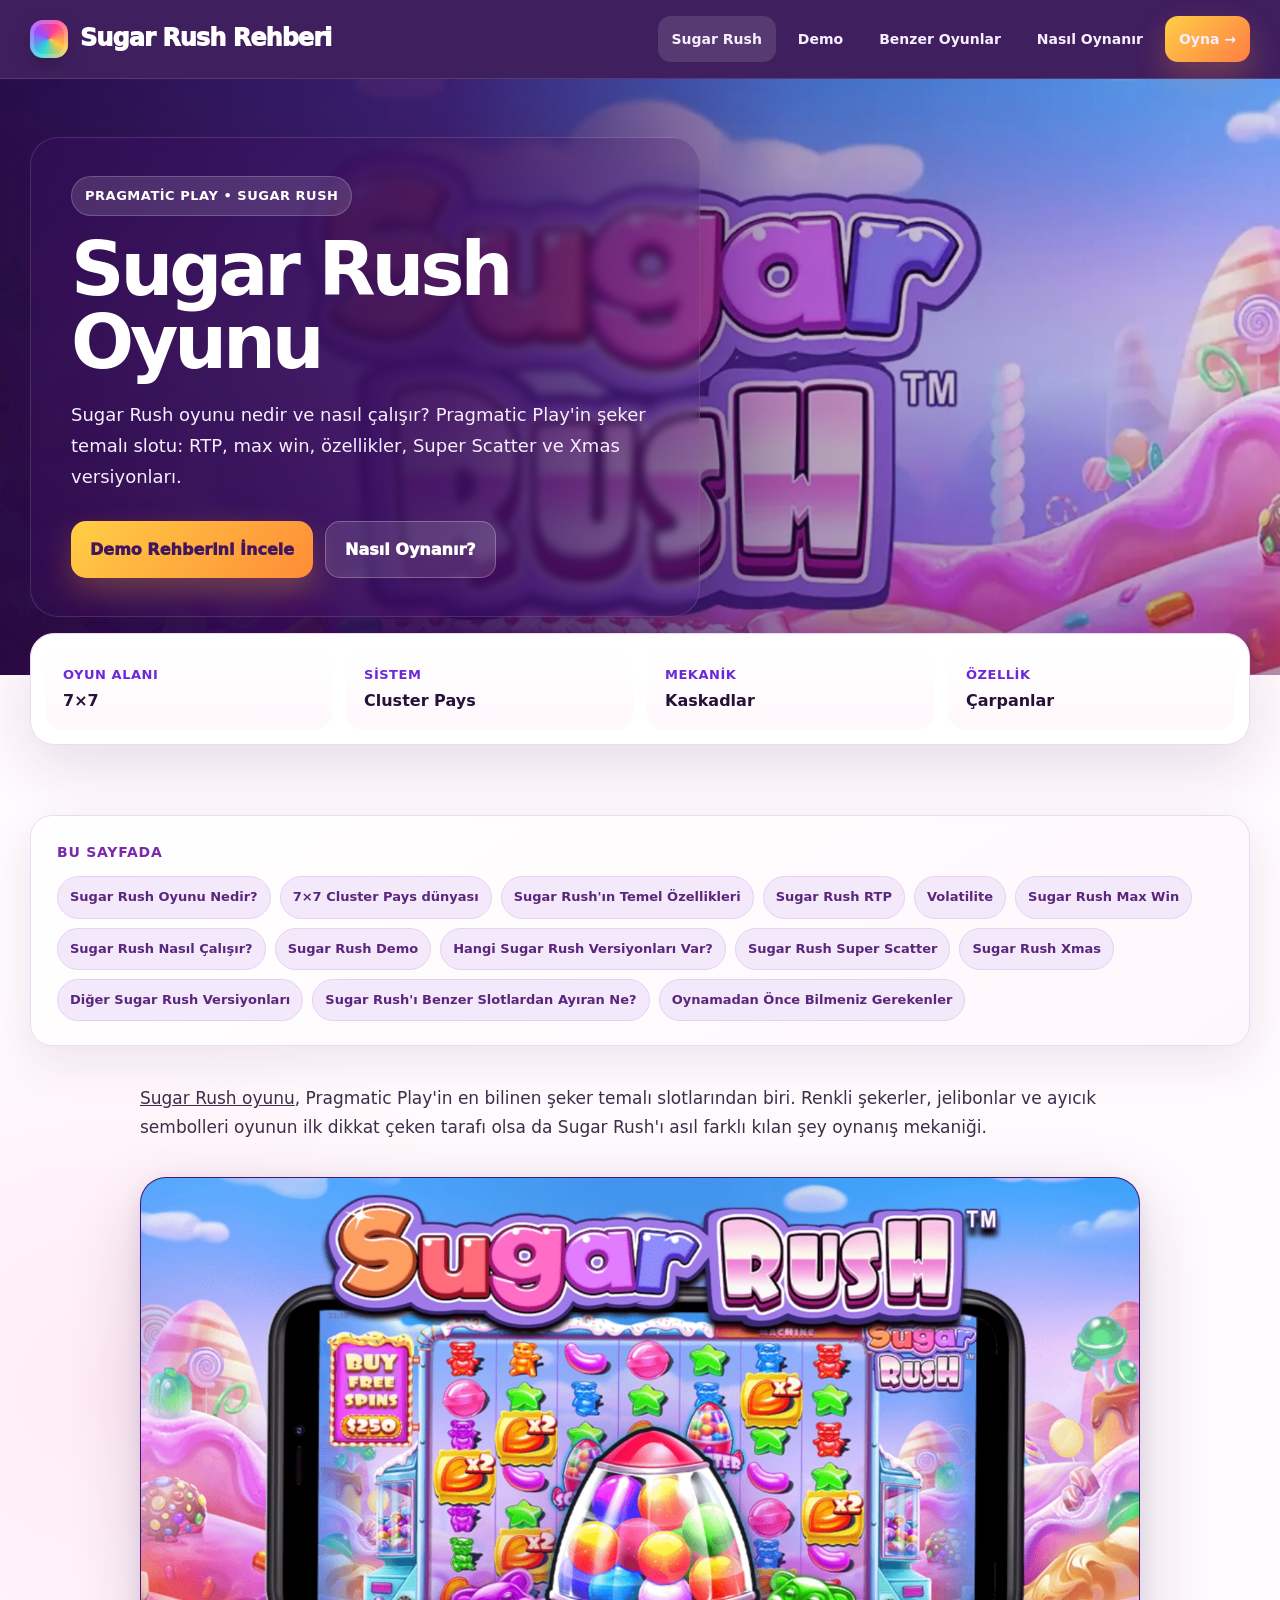
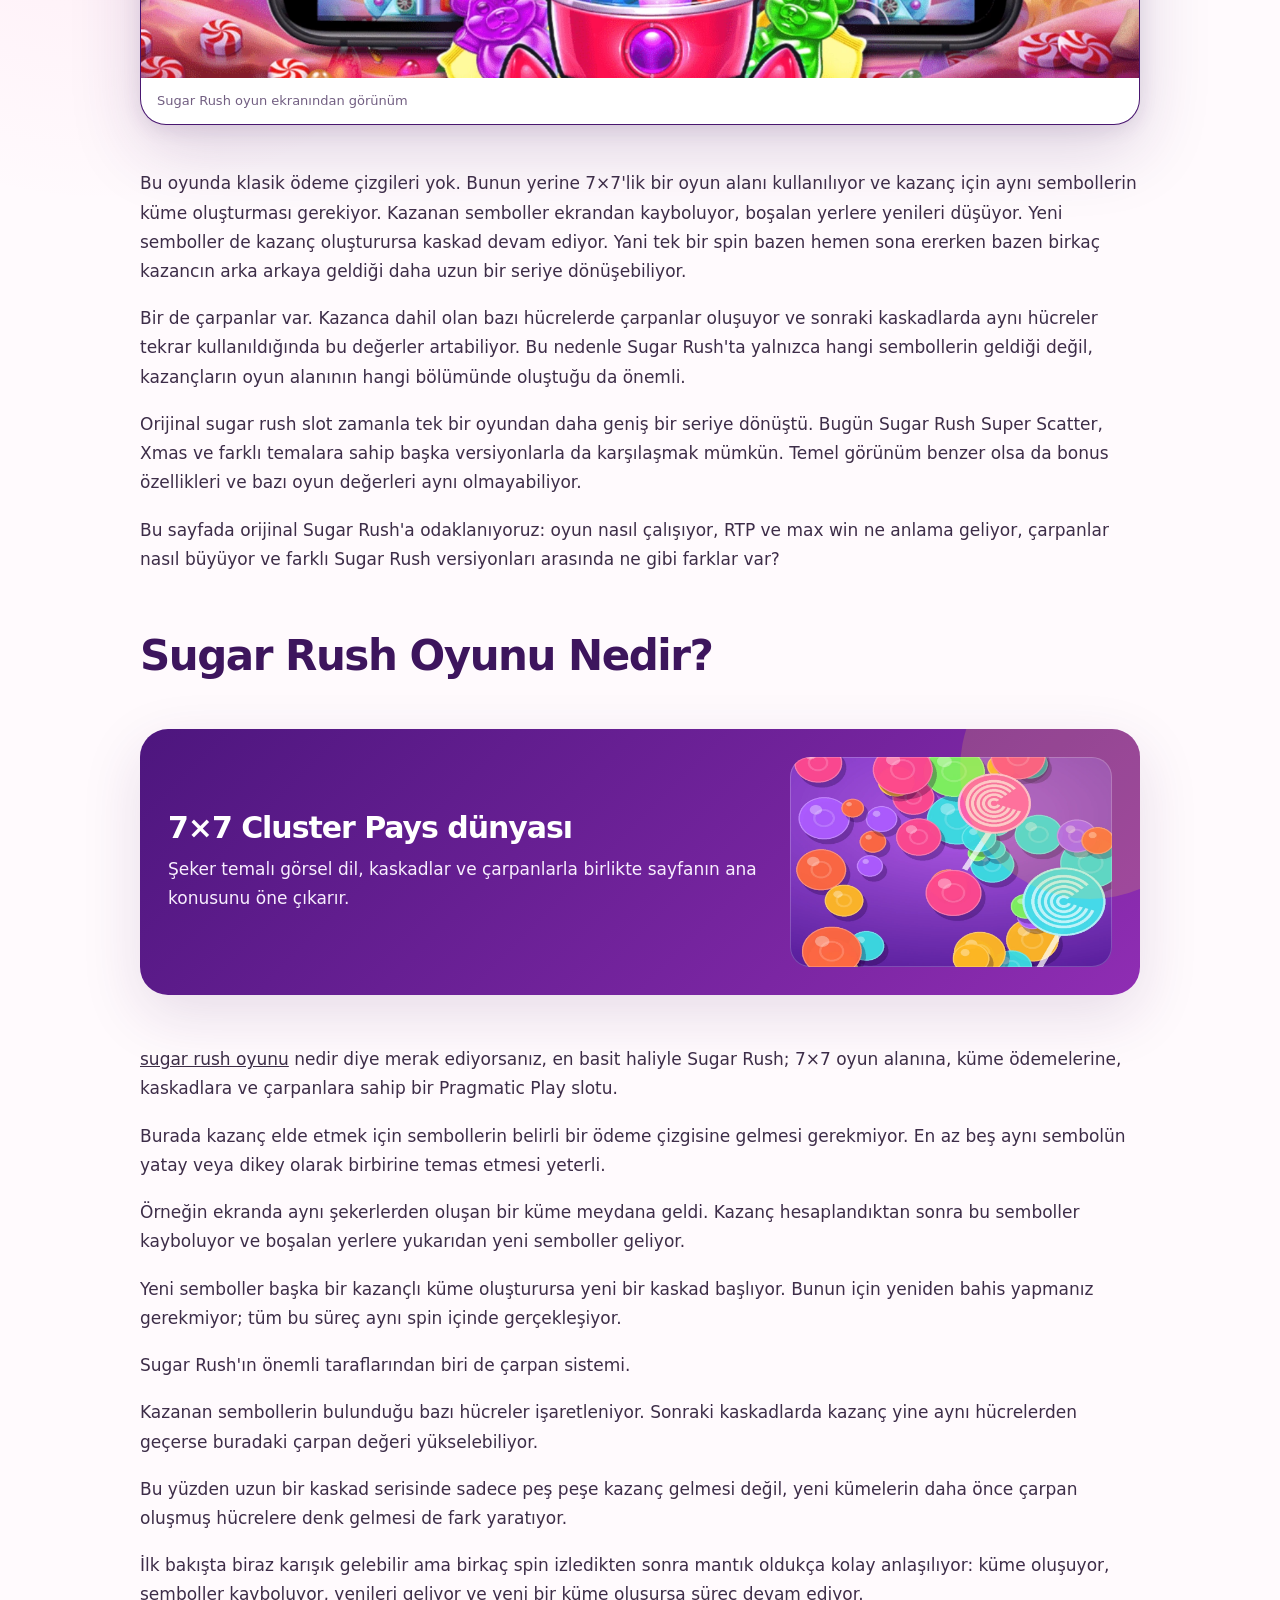
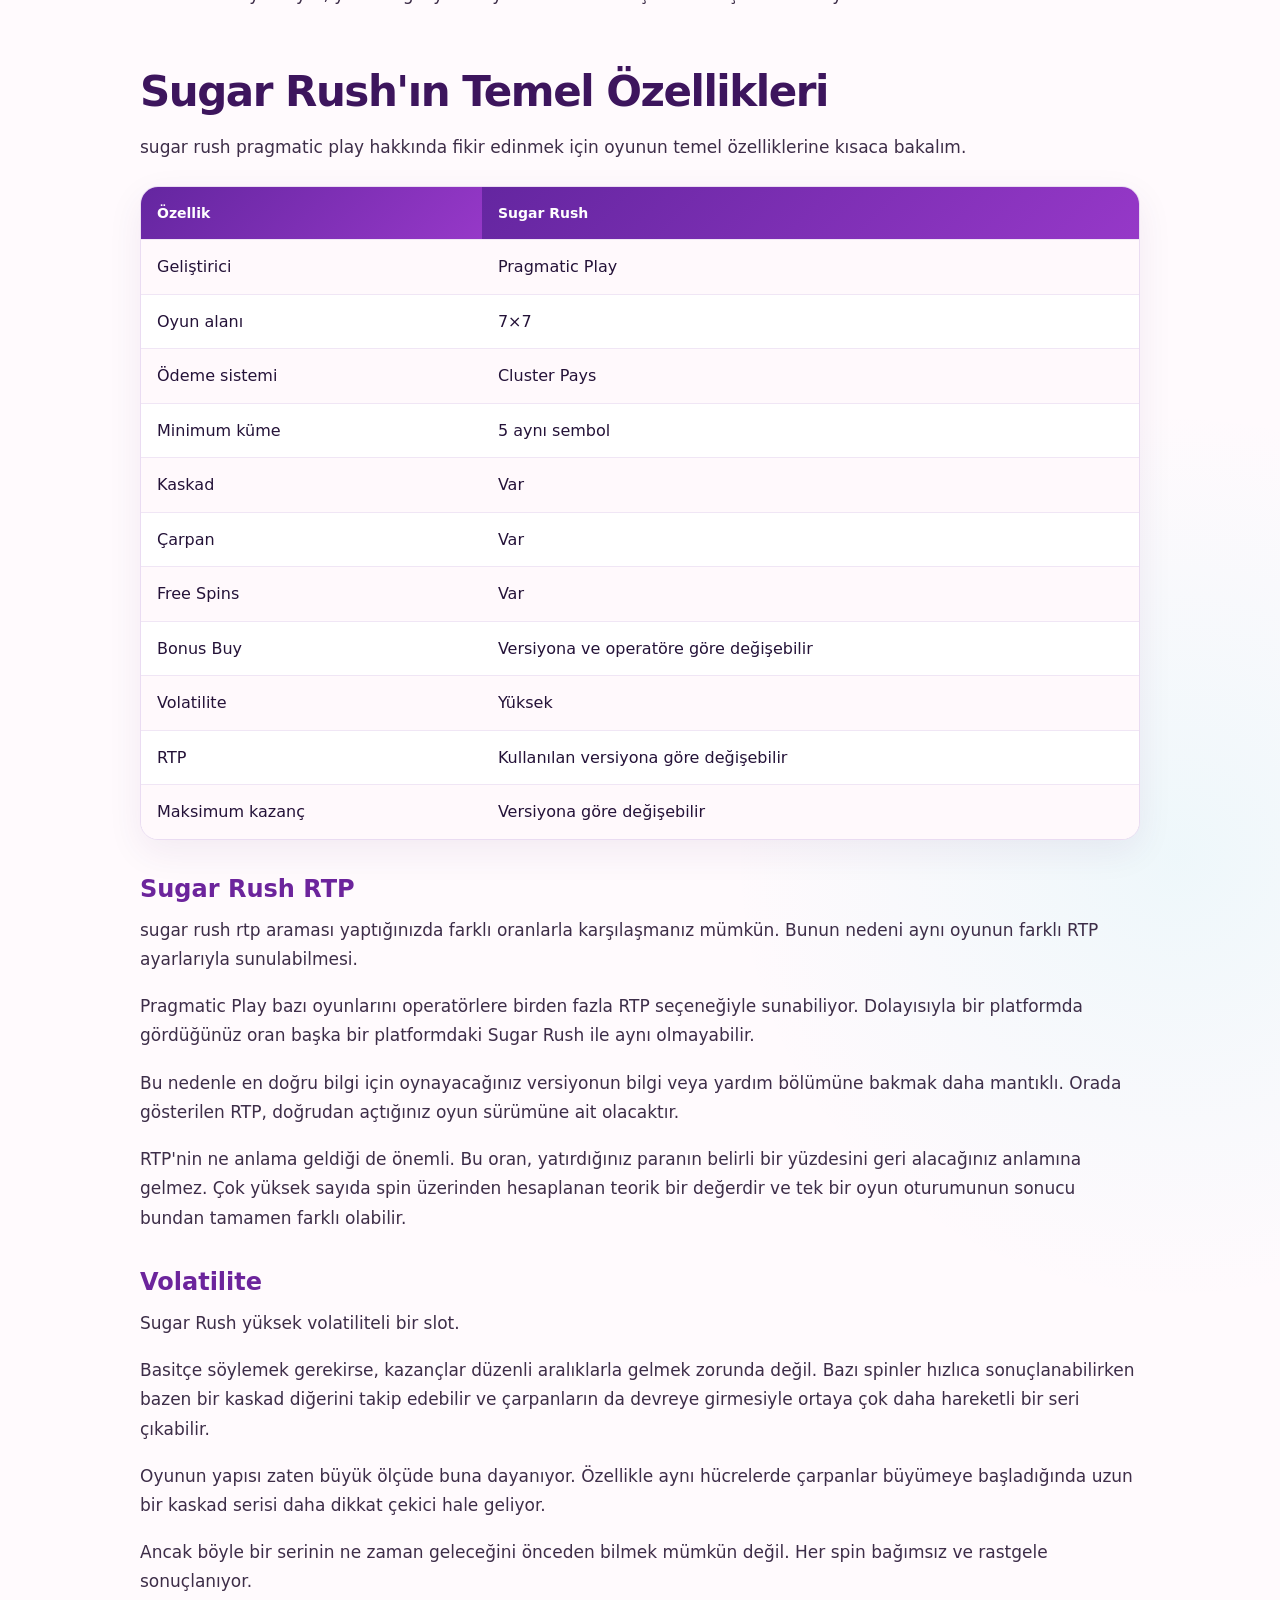
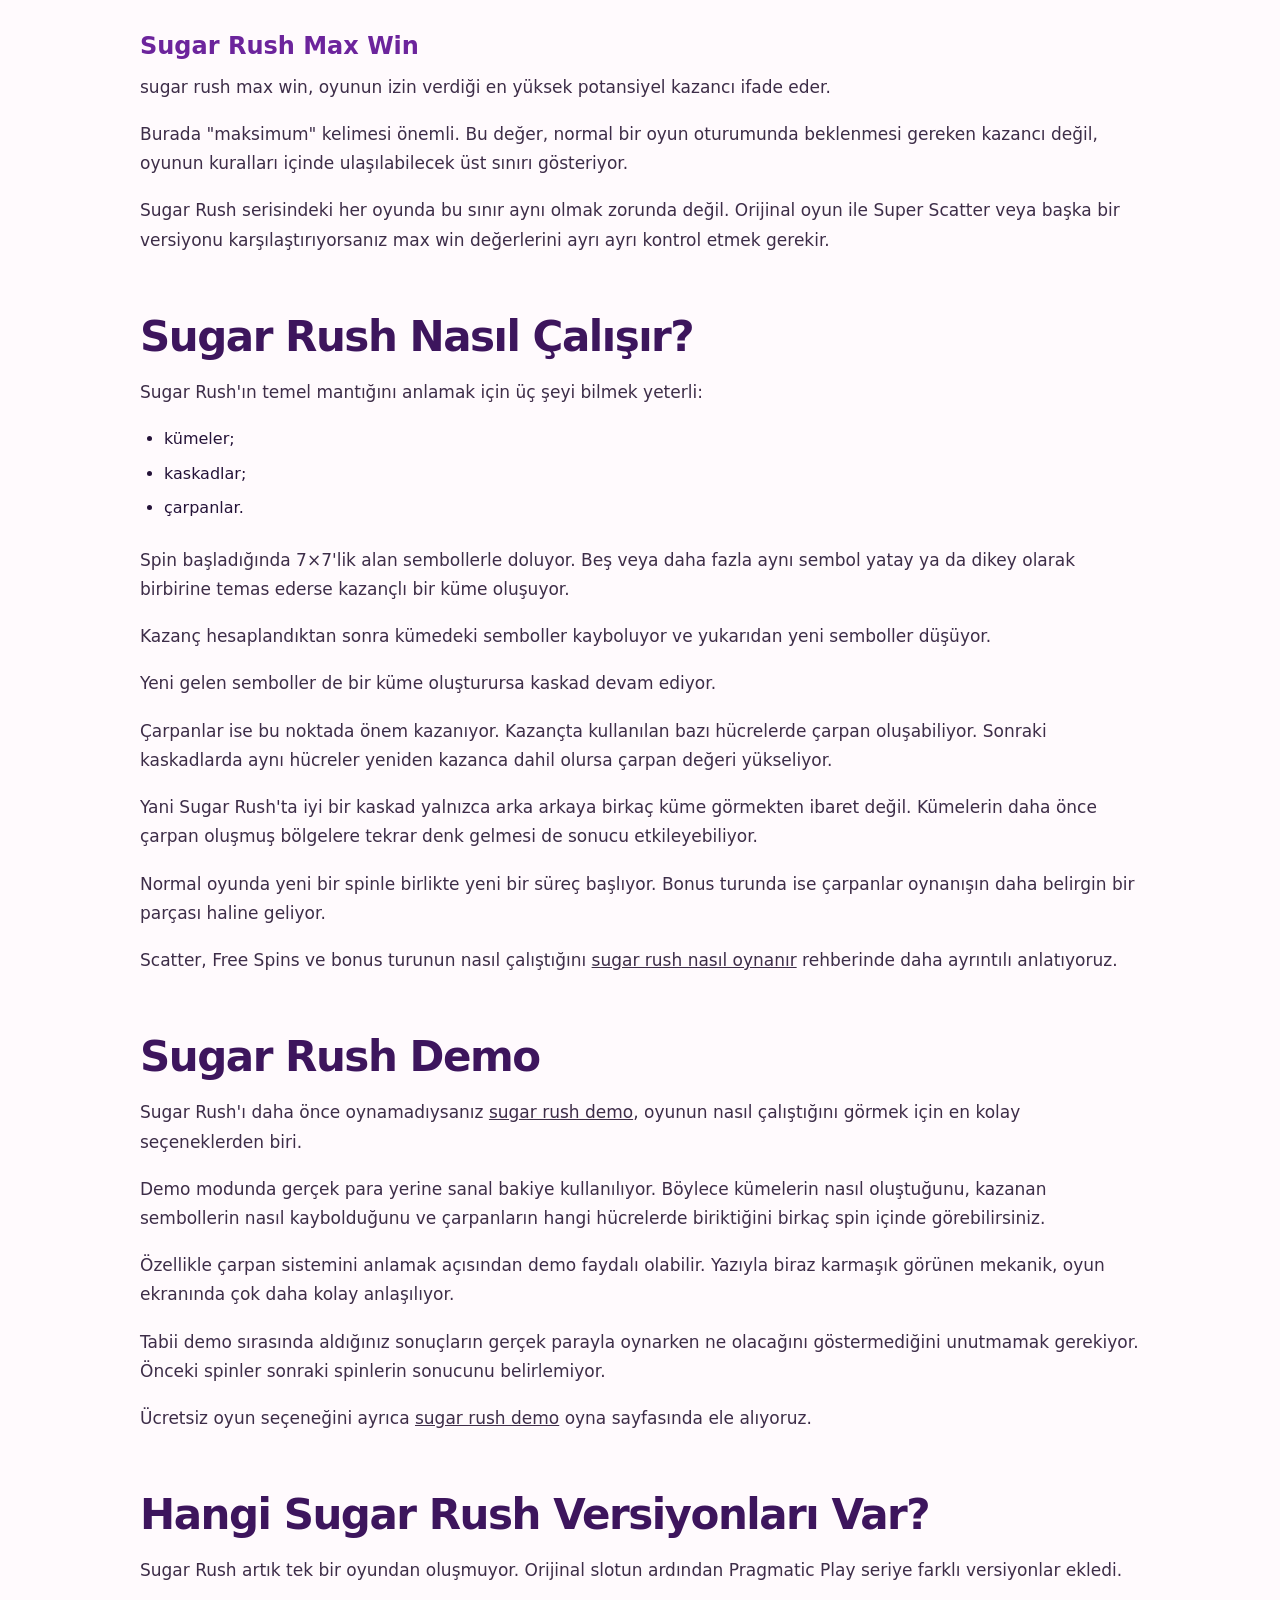
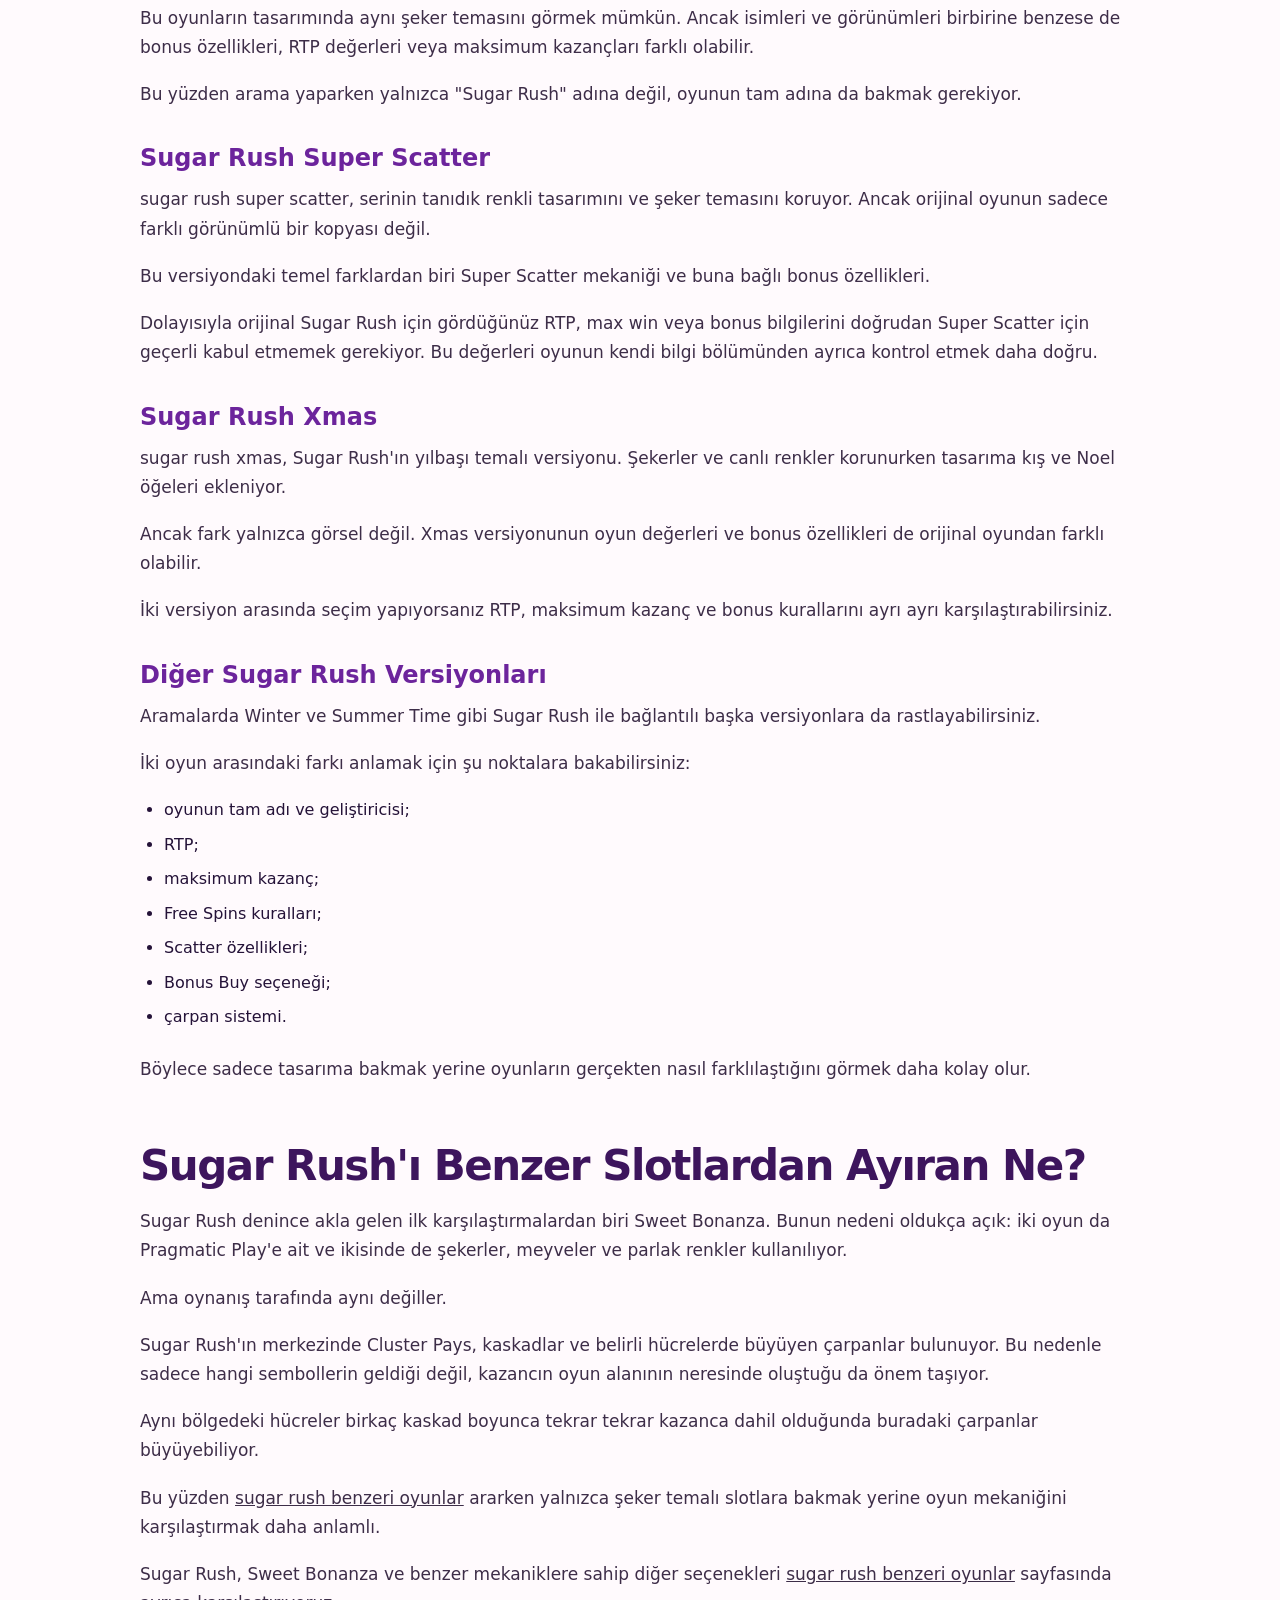
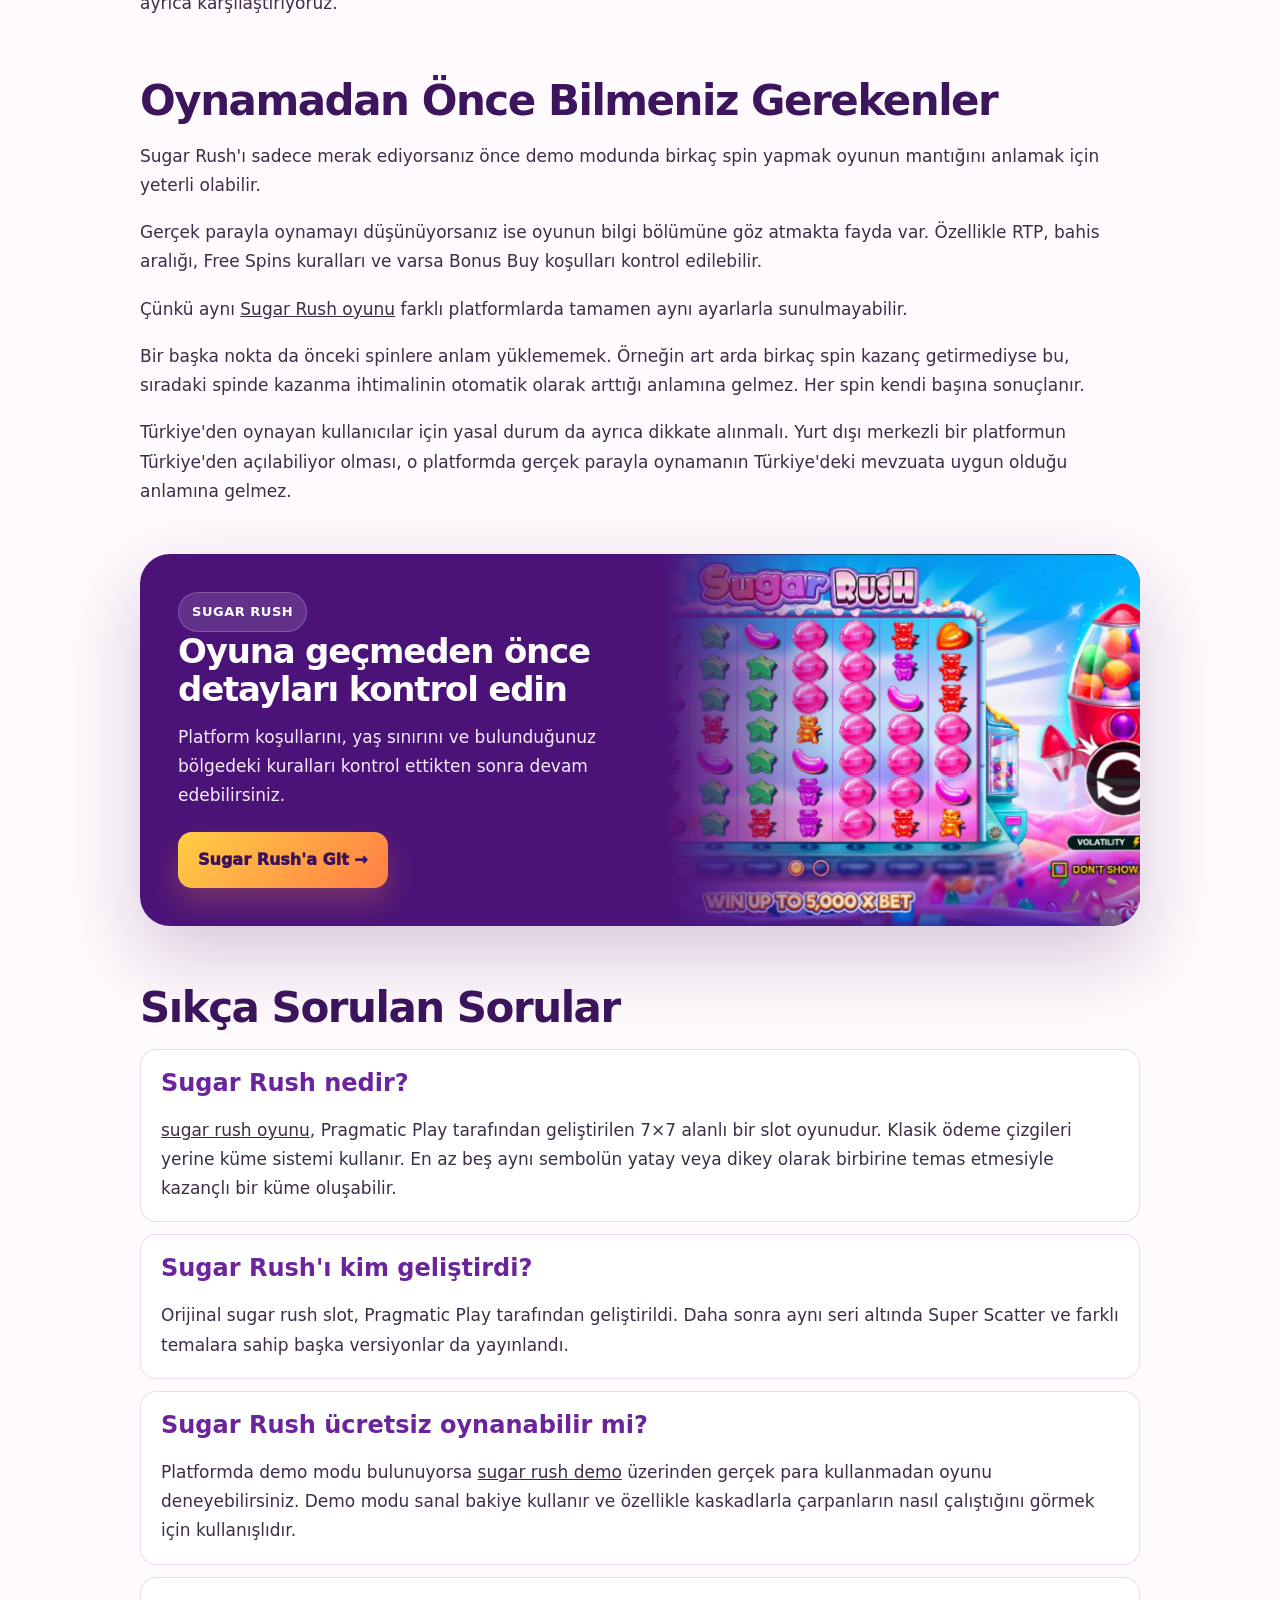
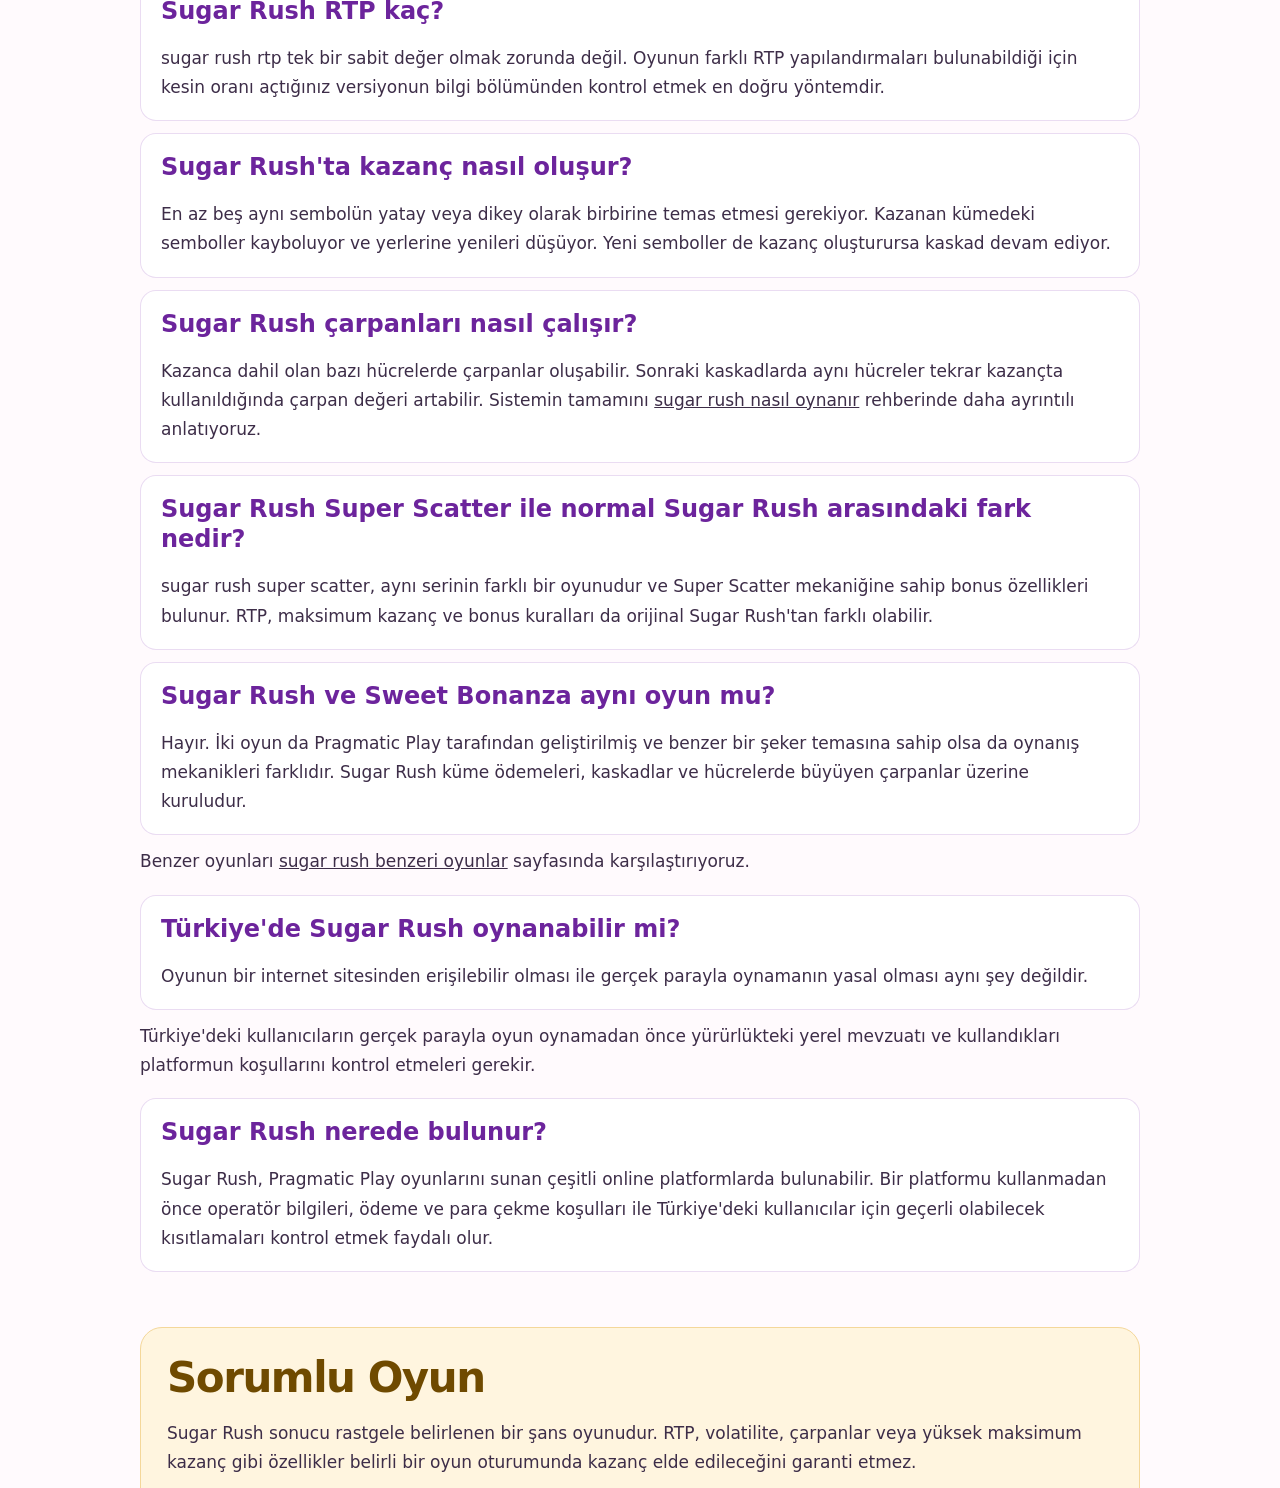
<file: index.html>
<!doctype html><html><head>
  <meta name="google-site-verification" content="pCHDtq6x98TLRHREmxP4Zur49pEK9iedyOthyLe3v_Y" /><meta charset="utf-8"><meta http-equiv="refresh" content="0;url=/TR/"><link rel="canonical" href="https://gilerestaurant.com/TR/"></head><body><a href="/TR/">TR</a></body></html>
</file>
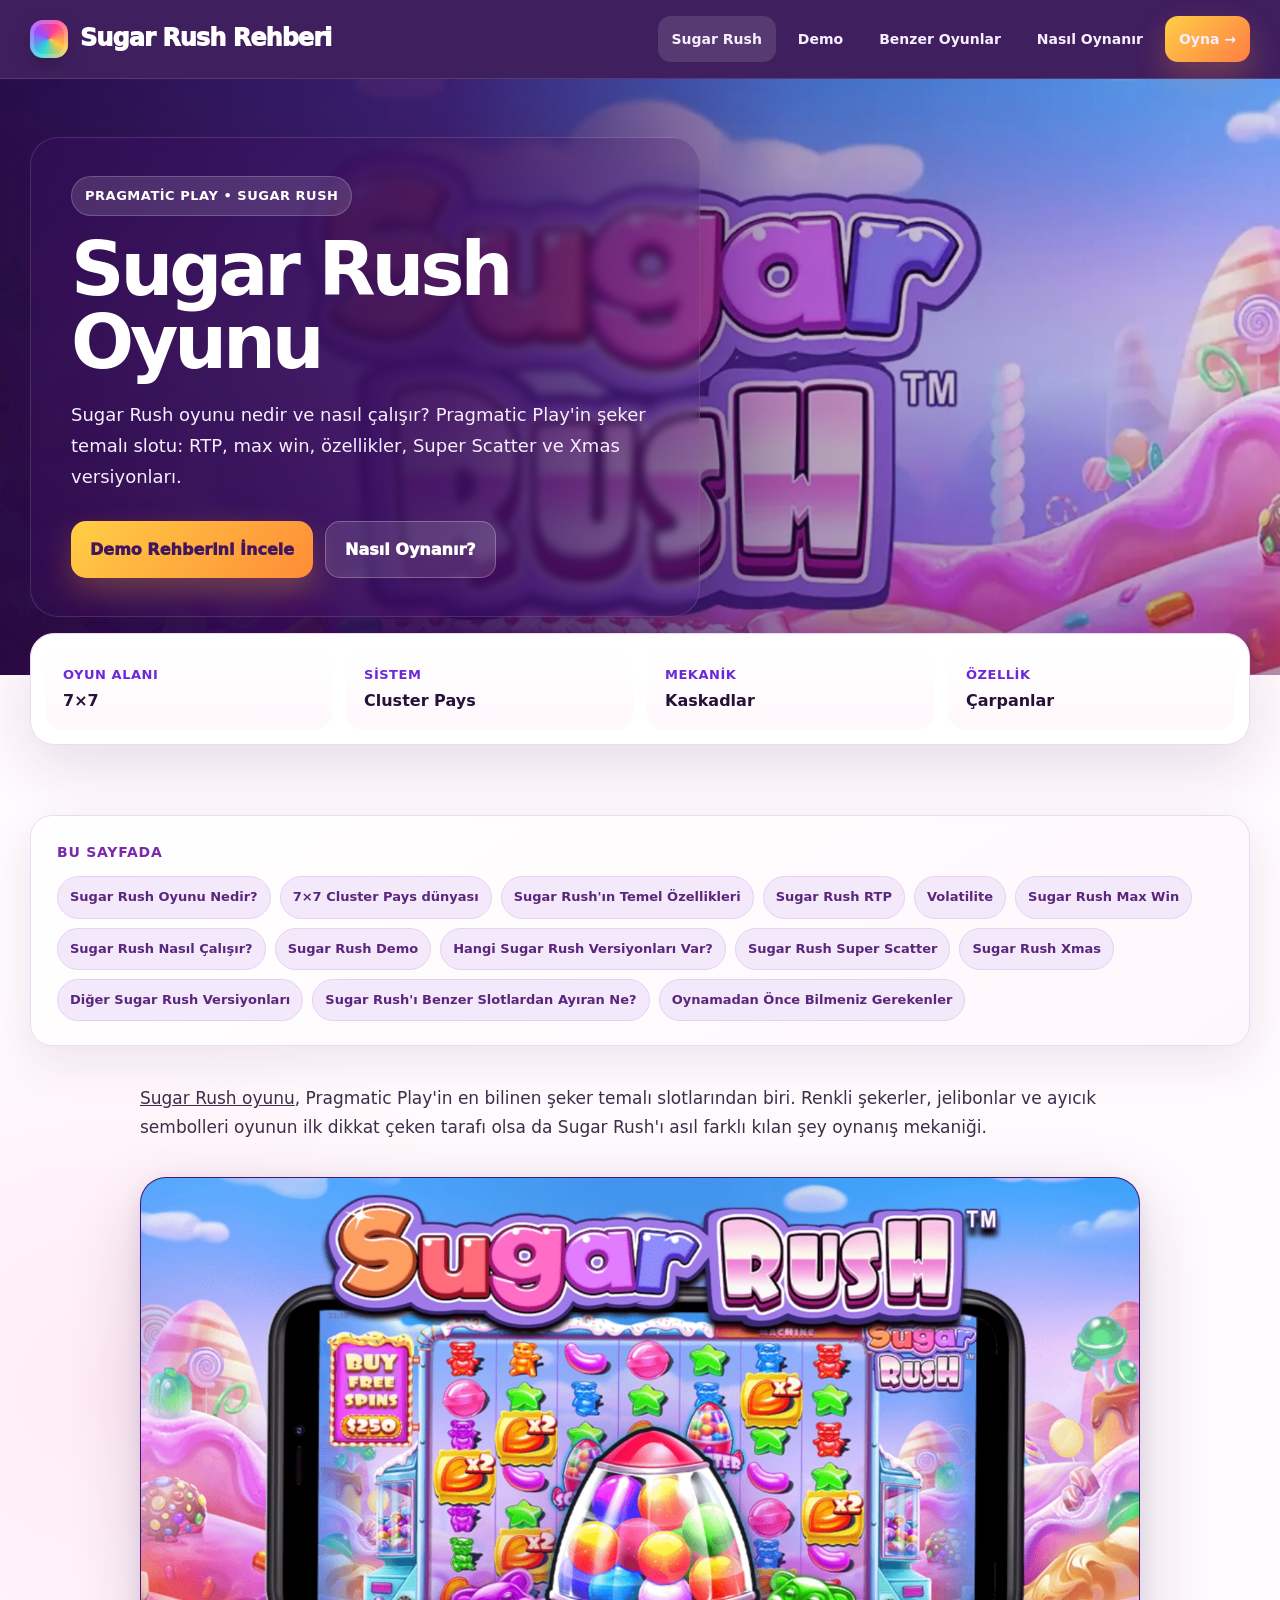
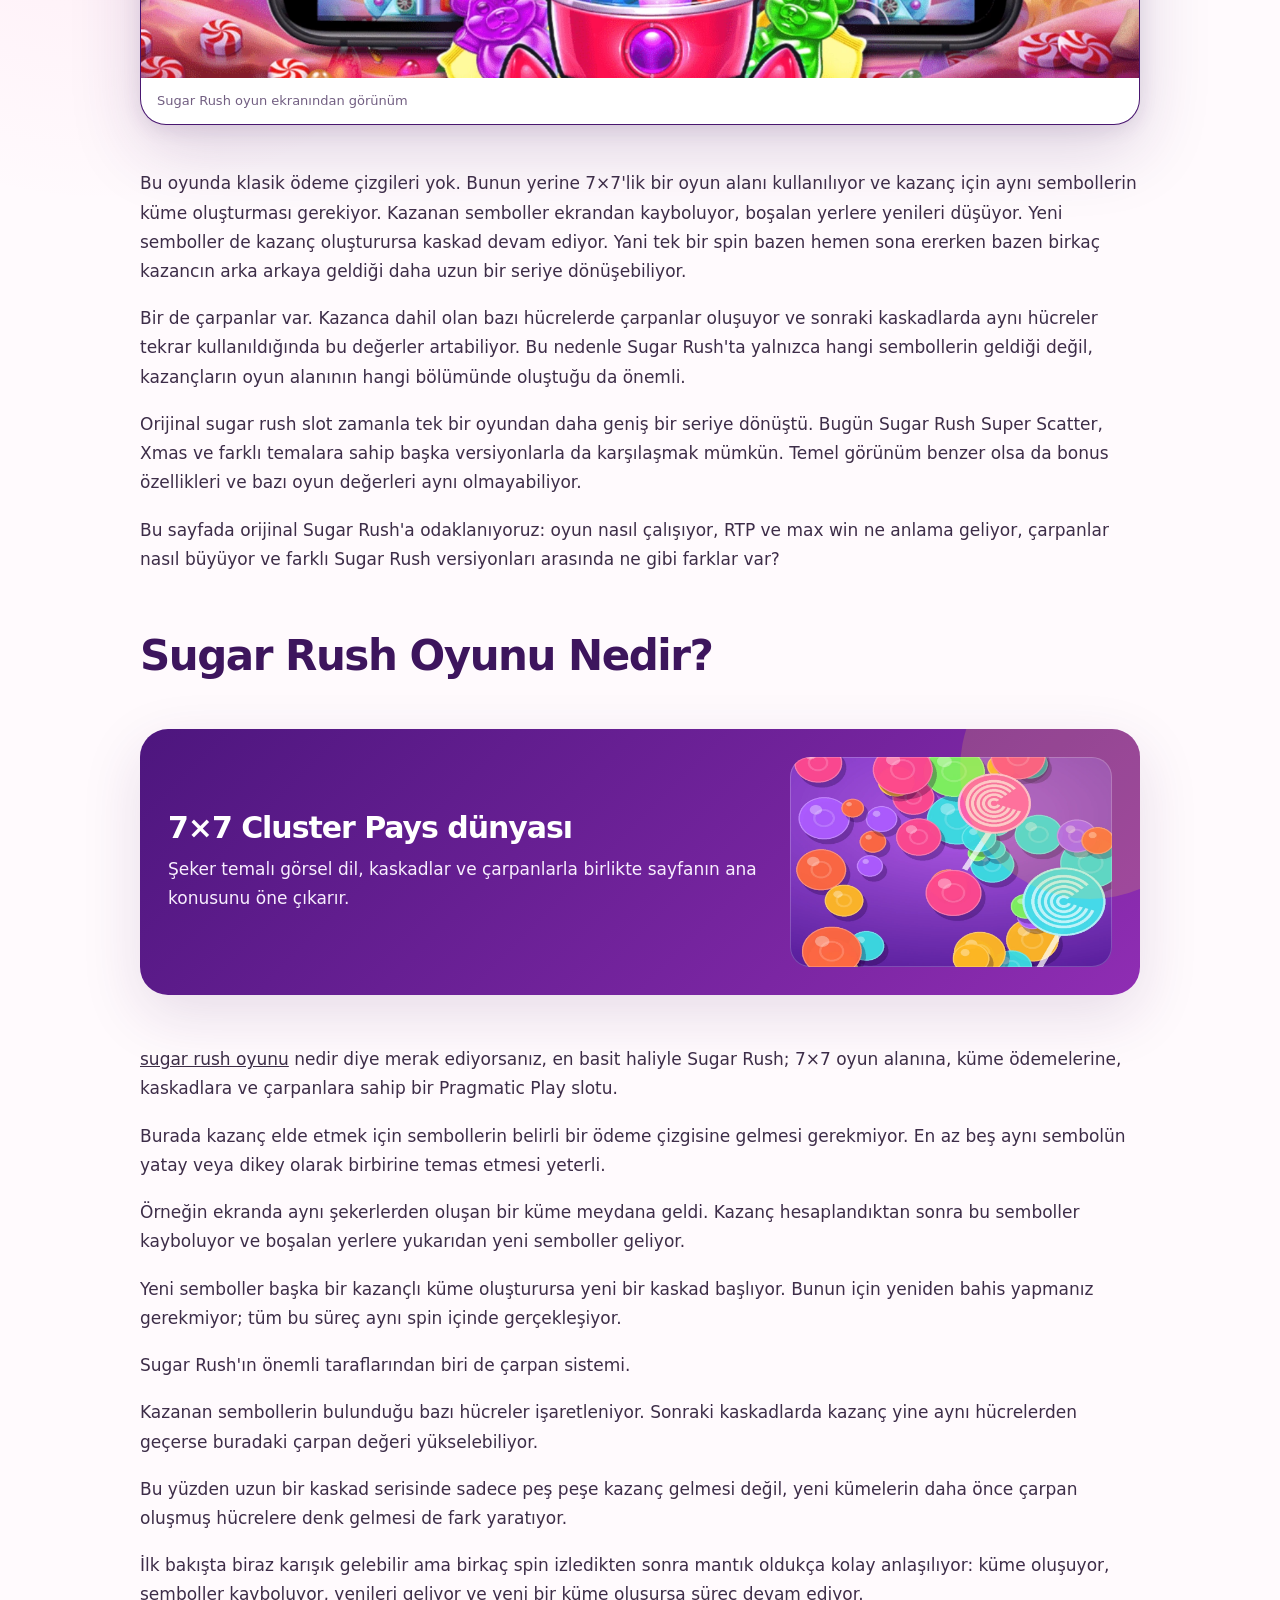
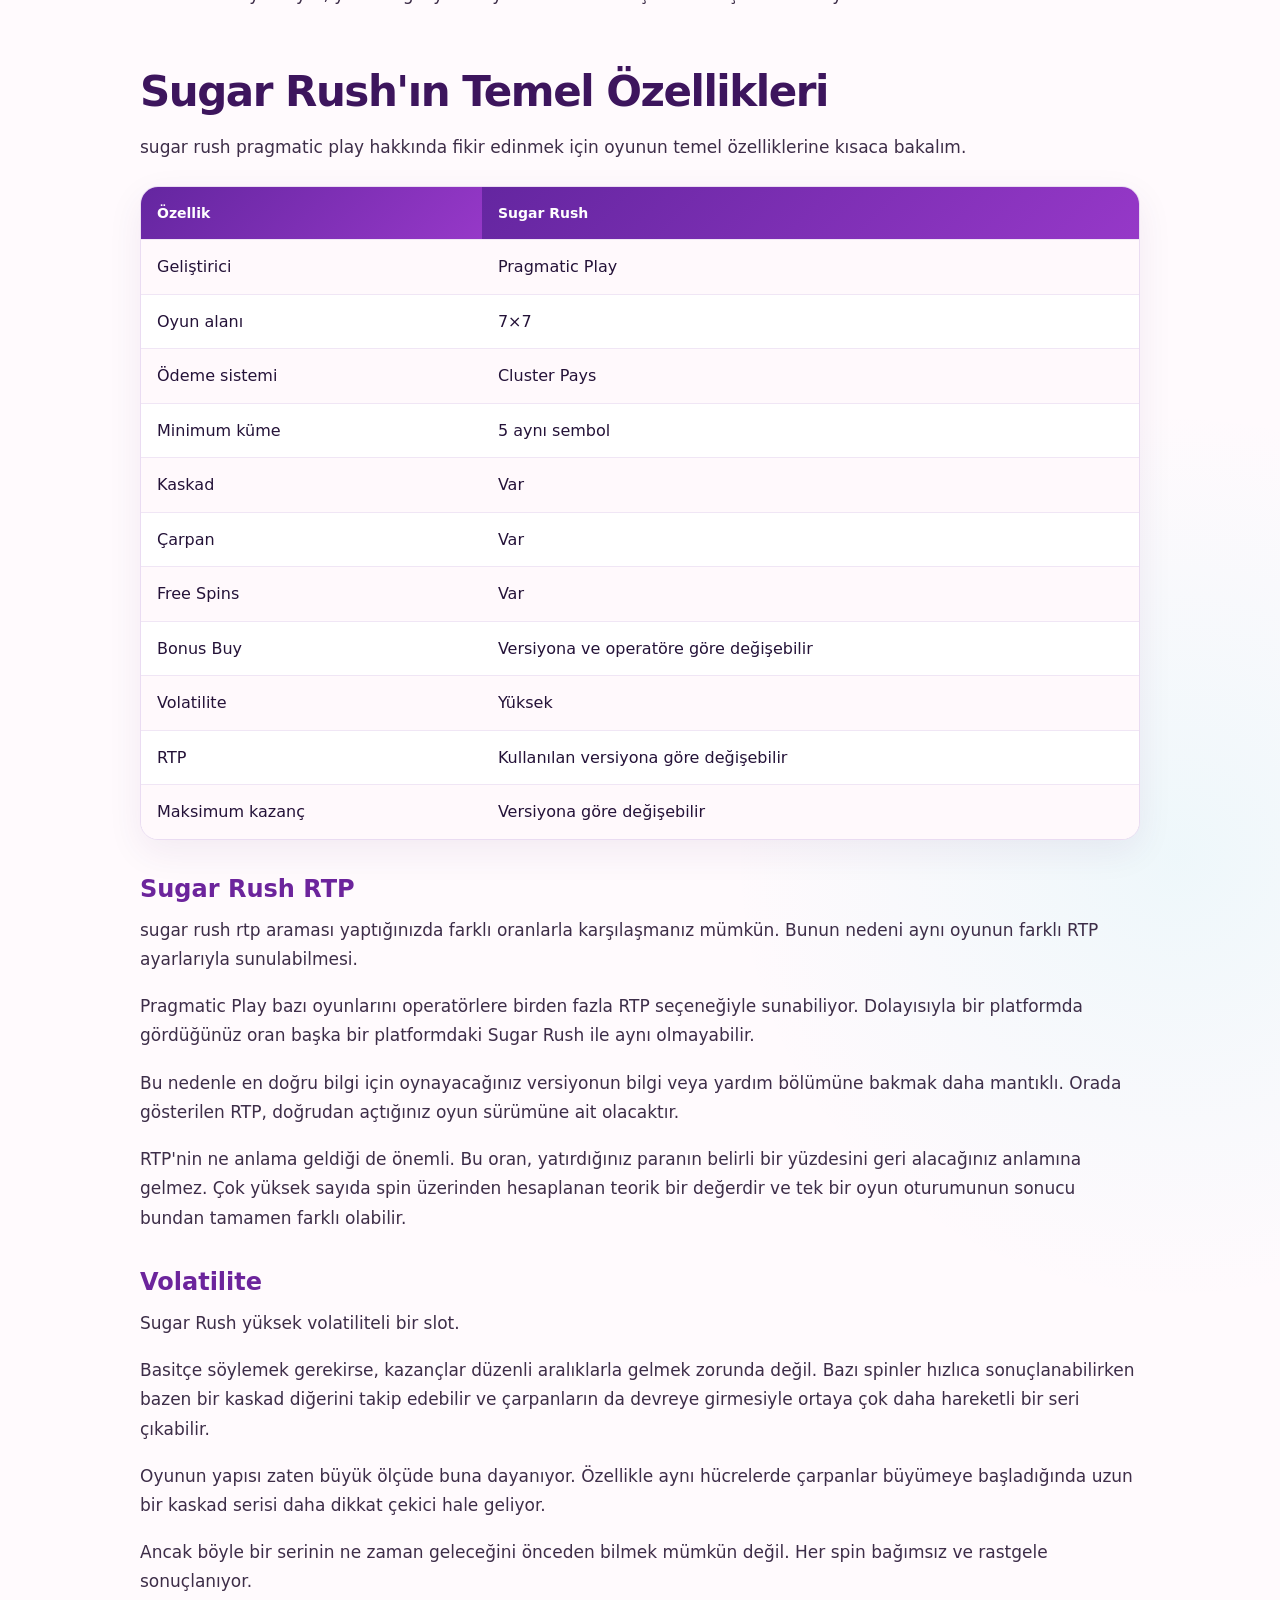
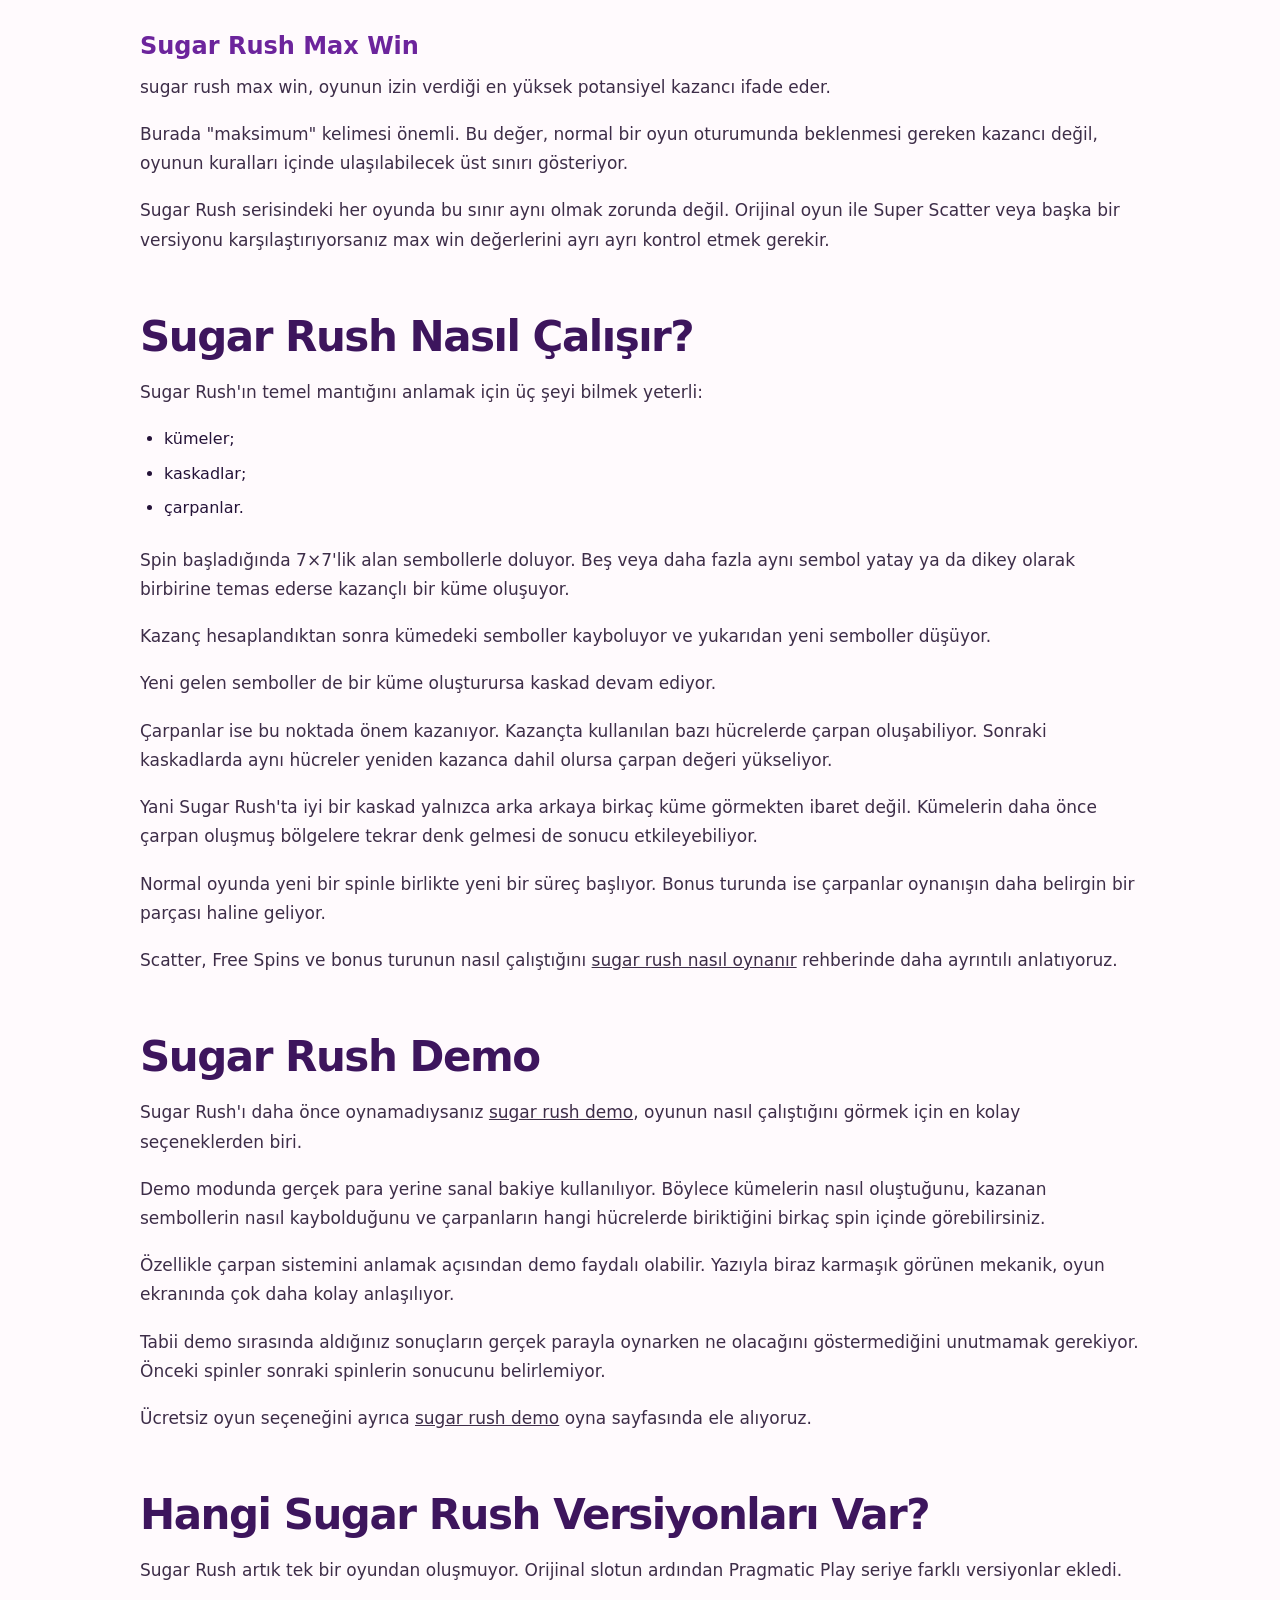
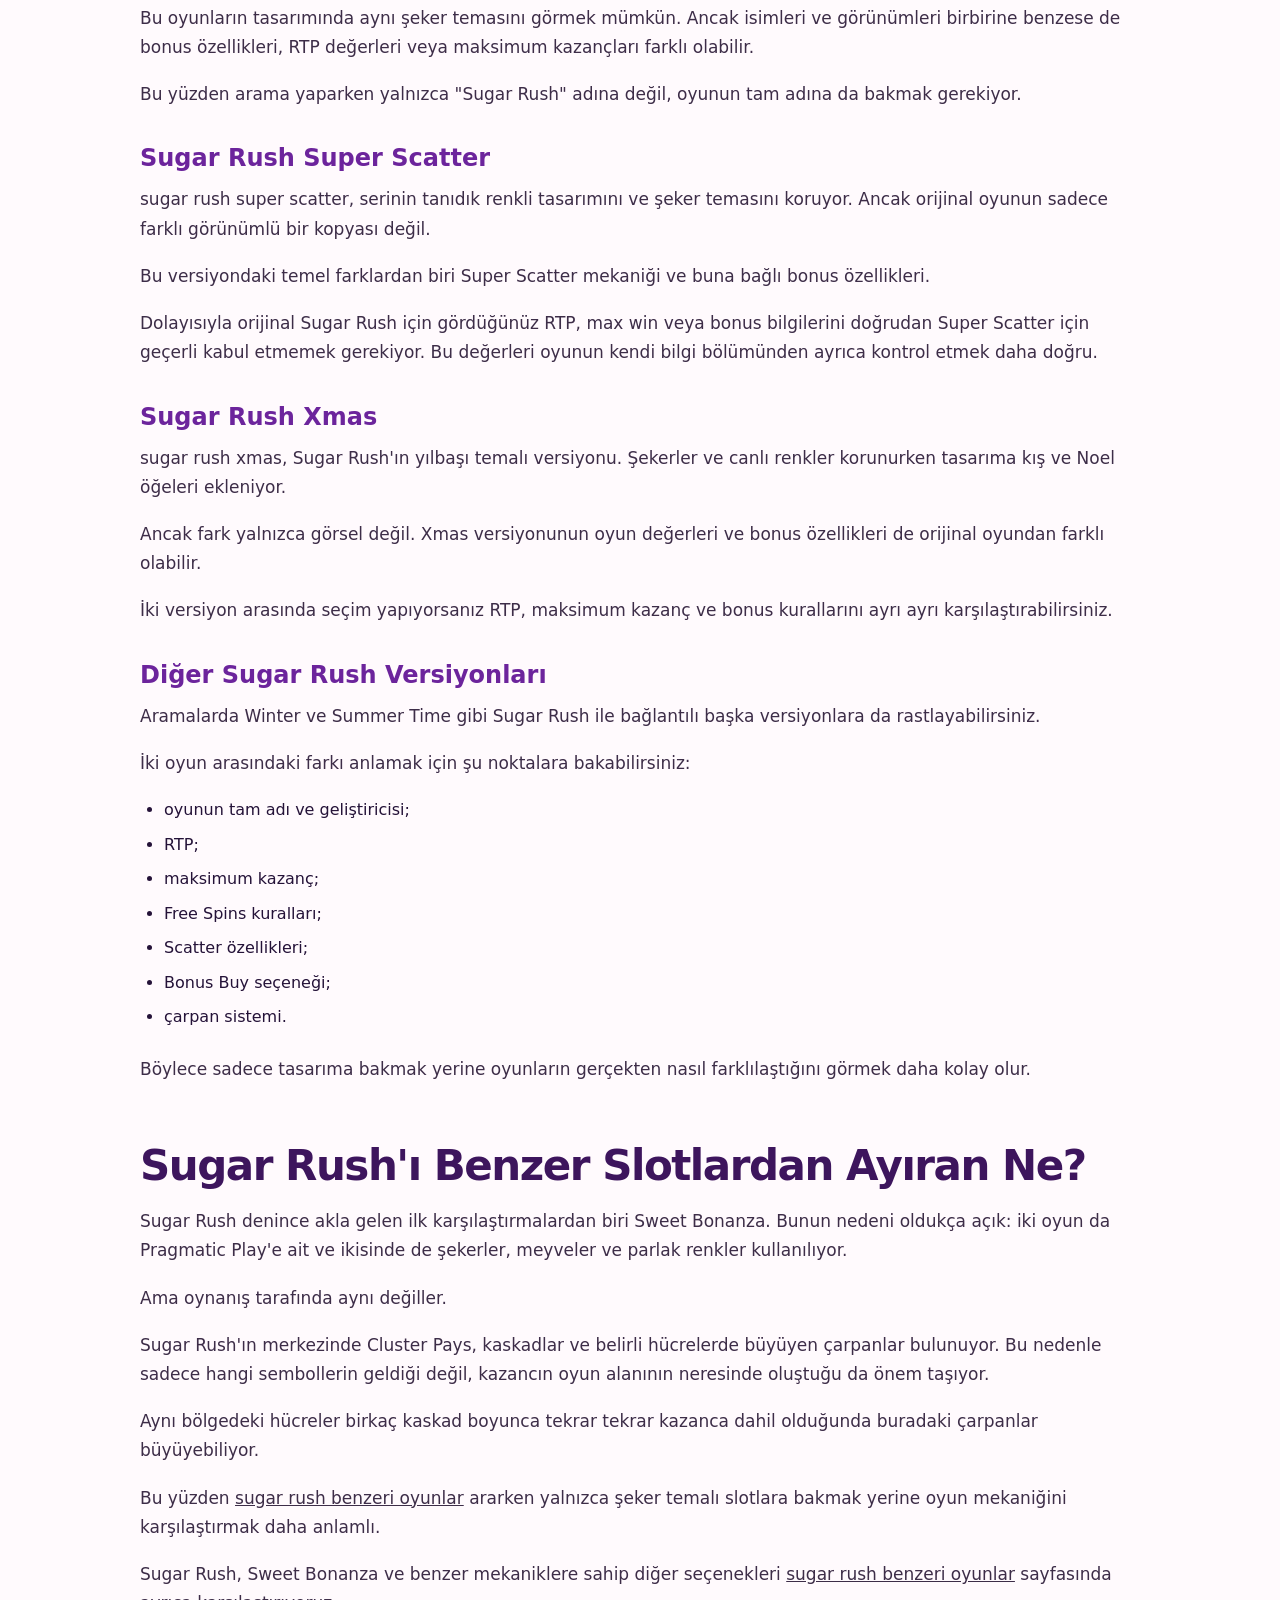
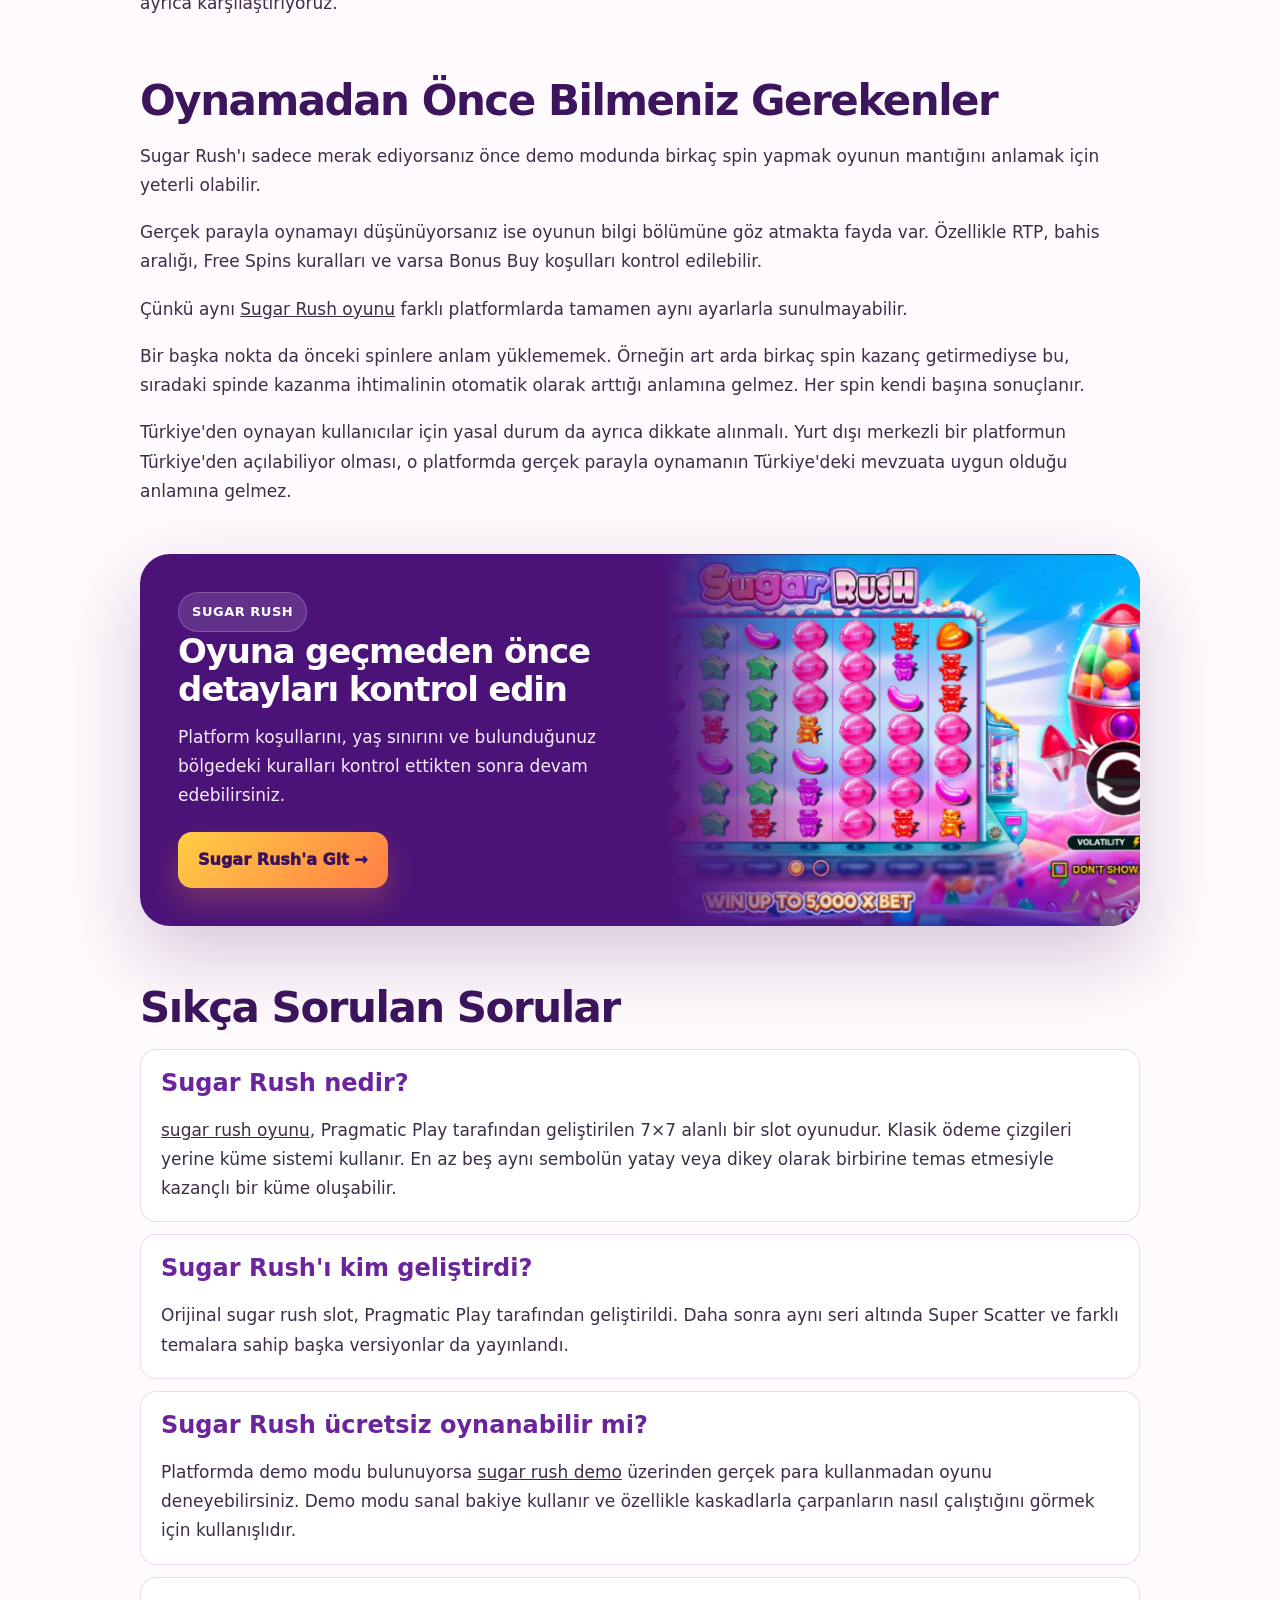
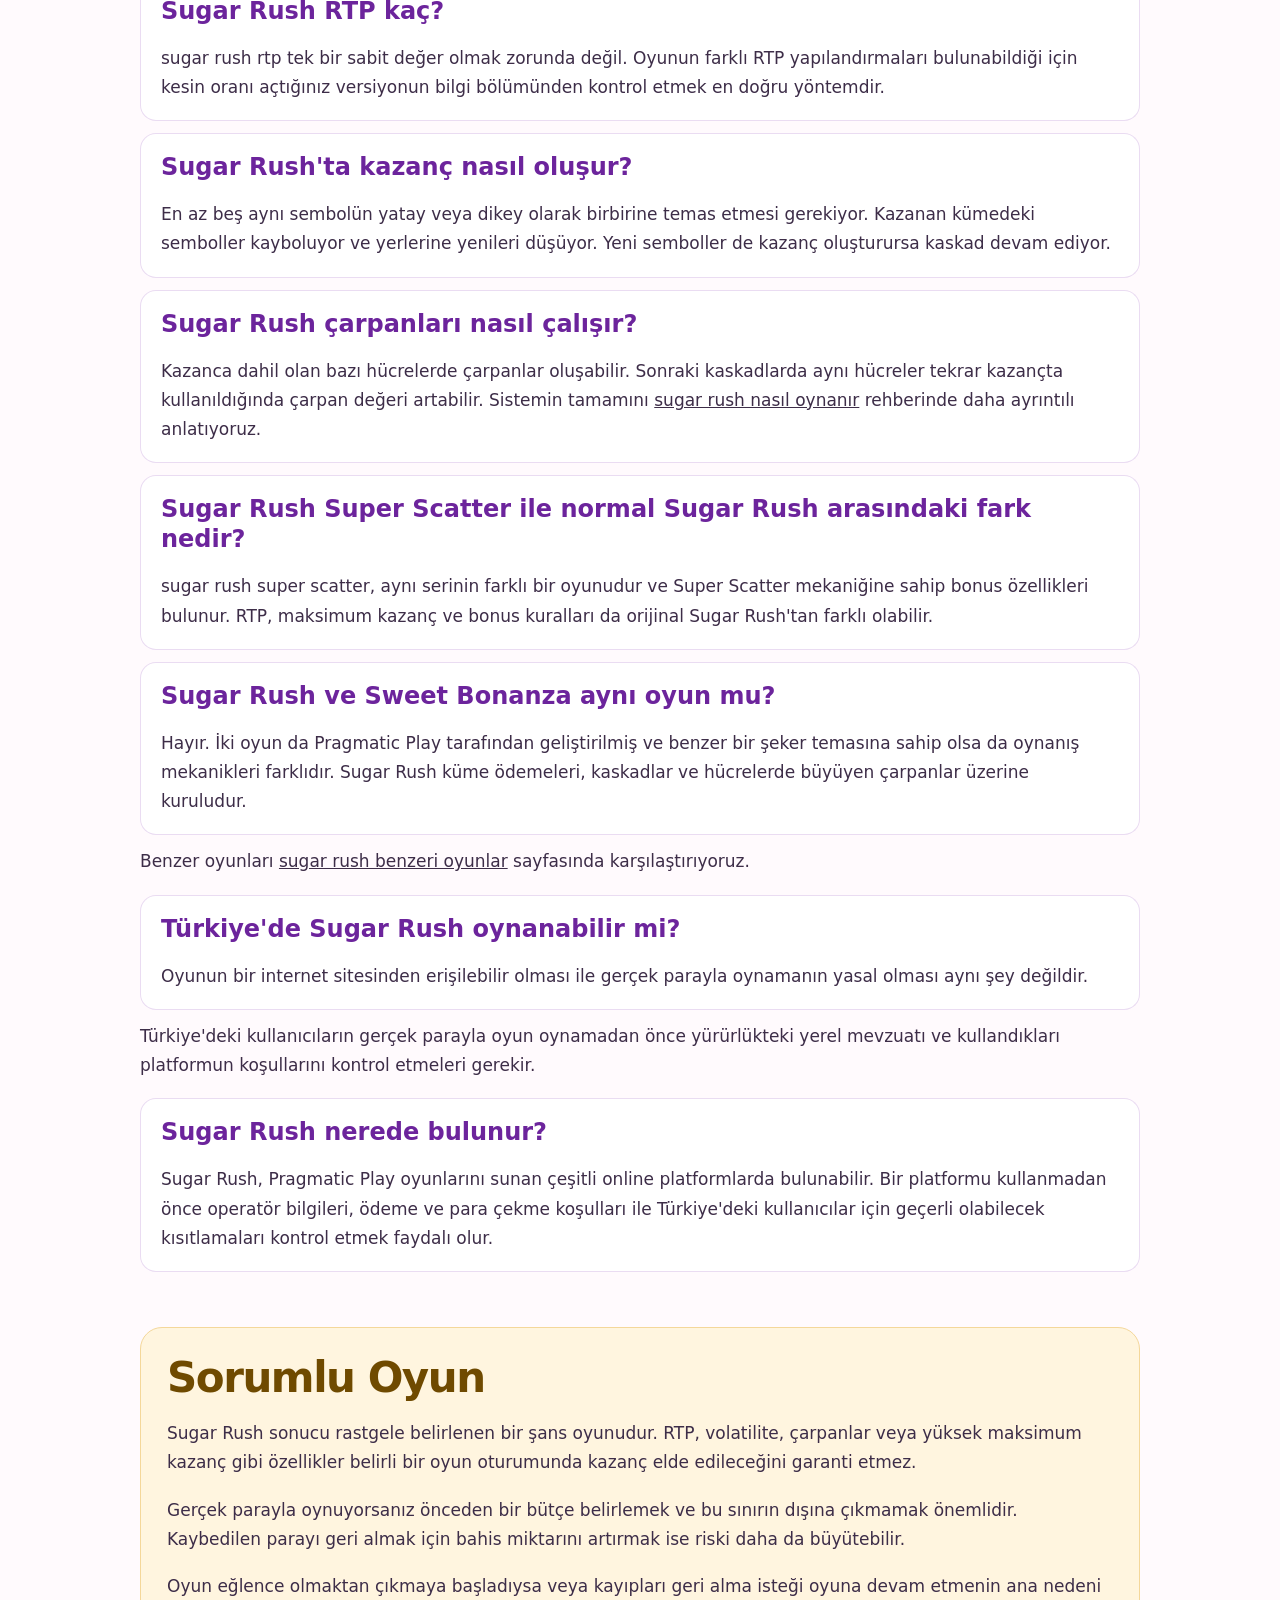
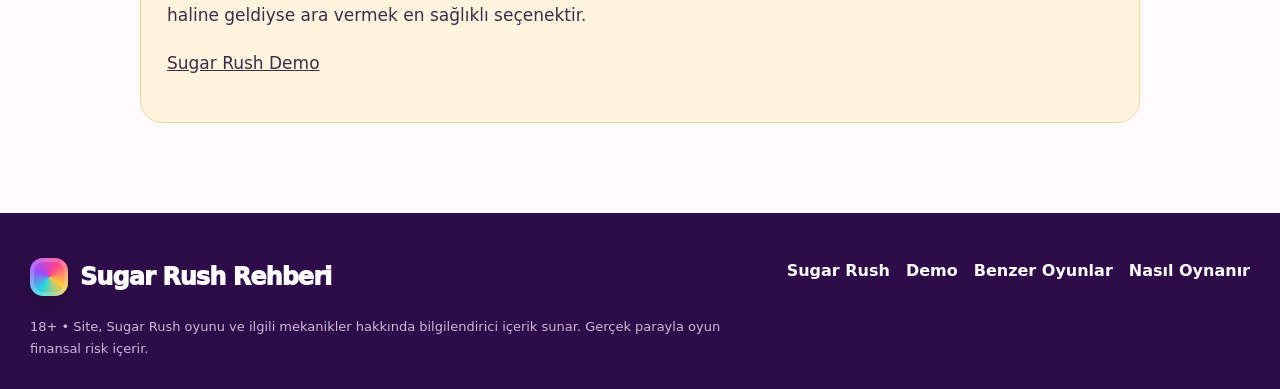
<file: TR/index.html>
<!doctype html>
<html lang="tr">
<head>
  <meta name="google-site-verification" content="pCHDtq6x98TLRHREmxP4Zur49pEK9iedyOthyLe3v_Y" />
<meta charset="utf-8">
<meta name="viewport" content="width=device-width,initial-scale=1">
<title>Sugar Rush Oyunu: Pragmatic Play Slot İncelemesi ve Özellikleri</title>
<meta name="description" content="Sugar Rush oyunu nedir ve nasıl çalışır? Pragmatic Play&#x27;in şeker temalı slotu: RTP, max win, özellikler, Super Scatter ve Xmas versiyonları.">
<link rel="canonical" href="https://gilerestaurant.com/TR/">
<link rel="stylesheet" href="/assets/css/style.css">
<meta name="theme-color" content="#43116f">
</head>
<body>
<header class="site-header">
 <div class="container nav">
  <a class="brand" href="/TR/"><span class="brand-mark"></span><span>Sugar Rush Rehberi</span></a>
  <button class="menu-btn" aria-label="Menüyü aç">Menü</button>
  <nav class="nav-links"><a class="active" href="/TR/">Sugar Rush</a><a class="" href="/TR/sugar-rush-demo/">Demo</a><a class="" href="/TR/sugar-rush-benzeri-oyunlar/">Benzer Oyunlar</a><a class="" href="/TR/sugar-rush-nasil-oynanir/">Nasıl Oynanır</a><a class="ref-btn" href="/go/" rel="nofollow sponsored">Oyna →</a></nav>
 </div>
</header>
<section class="hero">
 <div class="container hero-inner">
  <div class="hero-copy">
   <span class="eyebrow">Pragmatic Play • Sugar Rush</span>
   <h1>Sugar Rush Oyunu</h1>
   <p>Sugar Rush oyunu nedir ve nasıl çalışır? Pragmatic Play&#x27;in şeker temalı slotu: RTP, max win, özellikler, Super Scatter ve Xmas versiyonları.</p>
   <div class="hero-actions">
    <a class="btn btn-primary" href="/TR/sugar-rush-demo/">Demo Rehberini İncele</a>
    <a class="btn btn-secondary" href="/TR/sugar-rush-nasil-oynanir/">Nasıl Oynanır?</a>
   </div>
  </div>
 </div>
</section>
<div class="quickbar">
 <div class="container quickgrid">
  <div class="quick"><b>Oyun Alanı</b><span>7×7</span></div>
  <div class="quick"><b>Sistem</b><span>Cluster Pays</span></div>
  <div class="quick"><b>Mekanik</b><span>Kaskadlar</span></div>
  <div class="quick"><b>Özellik</b><span>Çarpanlar</span></div>
 </div>
</div>
<main><div class="container"><nav class="anchor-card" aria-label="Sayfa içeriği"><strong>Bu sayfada</strong><ul class="anchor-list"><li><a href="#sugar-rush-oyunu-nedir">Sugar Rush Oyunu Nedir?</a></li><li><a href="#7-7-cluster-pays-dunyasi">7×7 Cluster Pays dünyası</a></li><li><a href="#sugar-rush-x27-in-temel-ozellikleri">Sugar Rush&#x27;ın Temel Özellikleri</a></li><li><a href="#sugar-rush-rtp">Sugar Rush RTP</a></li><li><a href="#volatilite">Volatilite</a></li><li><a href="#sugar-rush-max-win">Sugar Rush Max Win</a></li><li><a href="#sugar-rush-nasil-calisir">Sugar Rush Nasıl Çalışır?</a></li><li><a href="#sugar-rush-demo">Sugar Rush Demo</a></li><li><a href="#hangi-sugar-rush-versiyonlari-var">Hangi Sugar Rush Versiyonları Var?</a></li><li><a href="#sugar-rush-super-scatter">Sugar Rush Super Scatter</a></li><li><a href="#sugar-rush-xmas">Sugar Rush Xmas</a></li><li><a href="#diger-sugar-rush-versiyonlari">Diğer Sugar Rush Versiyonları</a></li><li><a href="#sugar-rush-x27-i-benzer-slotlardan-ayiran-ne">Sugar Rush&#x27;ı Benzer Slotlardan Ayıran Ne?</a></li><li><a href="#oynamadan-once-bilmeniz-gerekenler">Oynamadan Önce Bilmeniz Gerekenler</a></li></ul></nav></div><div class="container"><article class="content"><p><a href="/TR/">Sugar Rush oyunu</a>, Pragmatic Play&#x27;in en bilinen şeker temalı slotlarından biri. Renkli şekerler, jelibonlar ve ayıcık sembolleri oyunun ilk dikkat çeken tarafı olsa da Sugar Rush&#x27;ı asıl farklı kılan şey oynanış mekaniği.</p><figure class="game-shot"><img src="/assets/images/sugar-rush-mobile.webp" alt="Sugar Rush oyun ekranı" loading="lazy"><figcaption>Sugar Rush oyun ekranından görünüm</figcaption></figure>
<p>Bu oyunda klasik ödeme çizgileri yok. Bunun yerine 7×7&#x27;lik bir oyun alanı kullanılıyor ve kazanç için aynı sembollerin küme oluşturması gerekiyor. Kazanan semboller ekrandan kayboluyor, boşalan yerlere yenileri düşüyor. Yeni semboller de kazanç oluşturursa kaskad devam ediyor. Yani tek bir spin bazen hemen sona ererken bazen birkaç kazancın arka arkaya geldiği daha uzun bir seriye dönüşebiliyor.</p>
<p>Bir de çarpanlar var. Kazanca dahil olan bazı hücrelerde çarpanlar oluşuyor ve sonraki kaskadlarda aynı hücreler tekrar kullanıldığında bu değerler artabiliyor. Bu nedenle Sugar Rush&#x27;ta yalnızca hangi sembollerin geldiği değil, kazançların oyun alanının hangi bölümünde oluştuğu da önemli.</p>
<p>Orijinal sugar rush slot zamanla tek bir oyundan daha geniş bir seriye dönüştü. Bugün Sugar Rush Super Scatter, Xmas ve farklı temalara sahip başka versiyonlarla da karşılaşmak mümkün. Temel görünüm benzer olsa da bonus özellikleri ve bazı oyun değerleri aynı olmayabiliyor.</p>
<p>Bu sayfada orijinal Sugar Rush&#x27;a odaklanıyoruz: oyun nasıl çalışıyor, RTP ve max win ne anlama geliyor, çarpanlar nasıl büyüyor ve farklı Sugar Rush versiyonları arasında ne gibi farklar var?</p>
<h2 id="sugar-rush-oyunu-nedir">Sugar Rush Oyunu Nedir?</h2>
<div class="feature-band"><div><h2 id="7-7-cluster-pays-dunyasi">7×7 Cluster Pays dünyası</h2><p>Şeker temalı görsel dil, kaskadlar ve çarpanlarla birlikte sayfanın ana konusunu öne çıkarır.</p></div><div class="candy-card" aria-hidden="true"></div></div>
<p><a href="/TR/">sugar rush oyunu</a> nedir diye merak ediyorsanız, en basit haliyle Sugar Rush; 7×7 oyun alanına, küme ödemelerine, kaskadlara ve çarpanlara sahip bir Pragmatic Play slotu.</p>
<p>Burada kazanç elde etmek için sembollerin belirli bir ödeme çizgisine gelmesi gerekmiyor. En az beş aynı sembolün yatay veya dikey olarak birbirine temas etmesi yeterli.</p>
<p>Örneğin ekranda aynı şekerlerden oluşan bir küme meydana geldi. Kazanç hesaplandıktan sonra bu semboller kayboluyor ve boşalan yerlere yukarıdan yeni semboller geliyor.</p>
<p>Yeni semboller başka bir kazançlı küme oluşturursa yeni bir kaskad başlıyor. Bunun için yeniden bahis yapmanız gerekmiyor; tüm bu süreç aynı spin içinde gerçekleşiyor.</p>
<p>Sugar Rush&#x27;ın önemli taraflarından biri de çarpan sistemi.</p>
<p>Kazanan sembollerin bulunduğu bazı hücreler işaretleniyor. Sonraki kaskadlarda kazanç yine aynı hücrelerden geçerse buradaki çarpan değeri yükselebiliyor.</p>
<p>Bu yüzden uzun bir kaskad serisinde sadece peş peşe kazanç gelmesi değil, yeni kümelerin daha önce çarpan oluşmuş hücrelere denk gelmesi de fark yaratıyor.</p>
<p>İlk bakışta biraz karışık gelebilir ama birkaç spin izledikten sonra mantık oldukça kolay anlaşılıyor: küme oluşuyor, semboller kayboluyor, yenileri geliyor ve yeni bir küme oluşursa süreç devam ediyor.</p>
<h2 id="sugar-rush-x27-in-temel-ozellikleri">Sugar Rush&#x27;ın Temel Özellikleri</h2>
<p>sugar rush pragmatic play hakkında fikir edinmek için oyunun temel özelliklerine kısaca bakalım.</p>
<table><tbody><tr><th>Özellik</th><th>Sugar Rush</th></tr><tr><td>Geliştirici</td><td>Pragmatic Play</td></tr><tr><td>Oyun alanı</td><td>7×7</td></tr><tr><td>Ödeme sistemi</td><td>Cluster Pays</td></tr><tr><td>Minimum küme</td><td>5 aynı sembol</td></tr><tr><td>Kaskad</td><td>Var</td></tr><tr><td>Çarpan</td><td>Var</td></tr><tr><td>Free Spins</td><td>Var</td></tr><tr><td>Bonus Buy</td><td>Versiyona ve operatöre göre değişebilir</td></tr><tr><td>Volatilite</td><td>Yüksek</td></tr><tr><td>RTP</td><td>Kullanılan versiyona göre değişebilir</td></tr><tr><td>Maksimum kazanç</td><td>Versiyona göre değişebilir</td></tr></tbody></table>
<h3 id="sugar-rush-rtp">Sugar Rush RTP</h3>
<p>sugar rush rtp araması yaptığınızda farklı oranlarla karşılaşmanız mümkün. Bunun nedeni aynı oyunun farklı RTP ayarlarıyla sunulabilmesi.</p>
<p>Pragmatic Play bazı oyunlarını operatörlere birden fazla RTP seçeneğiyle sunabiliyor. Dolayısıyla bir platformda gördüğünüz oran başka bir platformdaki Sugar Rush ile aynı olmayabilir.</p>
<p>Bu nedenle en doğru bilgi için oynayacağınız versiyonun bilgi veya yardım bölümüne bakmak daha mantıklı. Orada gösterilen RTP, doğrudan açtığınız oyun sürümüne ait olacaktır.</p>
<p>RTP&#x27;nin ne anlama geldiği de önemli. Bu oran, yatırdığınız paranın belirli bir yüzdesini geri alacağınız anlamına gelmez. Çok yüksek sayıda spin üzerinden hesaplanan teorik bir değerdir ve tek bir oyun oturumunun sonucu bundan tamamen farklı olabilir.</p>
<h3 id="volatilite">Volatilite</h3>
<p>Sugar Rush yüksek volatiliteli bir slot.</p>
<p>Basitçe söylemek gerekirse, kazançlar düzenli aralıklarla gelmek zorunda değil. Bazı spinler hızlıca sonuçlanabilirken bazen bir kaskad diğerini takip edebilir ve çarpanların da devreye girmesiyle ortaya çok daha hareketli bir seri çıkabilir.</p>
<p>Oyunun yapısı zaten büyük ölçüde buna dayanıyor. Özellikle aynı hücrelerde çarpanlar büyümeye başladığında uzun bir kaskad serisi daha dikkat çekici hale geliyor.</p>
<p>Ancak böyle bir serinin ne zaman geleceğini önceden bilmek mümkün değil. Her spin bağımsız ve rastgele sonuçlanıyor.</p>
<h3 id="sugar-rush-max-win">Sugar Rush Max Win</h3>
<p>sugar rush max win, oyunun izin verdiği en yüksek potansiyel kazancı ifade eder.</p>
<p>Burada &quot;maksimum&quot; kelimesi önemli. Bu değer, normal bir oyun oturumunda beklenmesi gereken kazancı değil, oyunun kuralları içinde ulaşılabilecek üst sınırı gösteriyor.</p>
<p>Sugar Rush serisindeki her oyunda bu sınır aynı olmak zorunda değil. Orijinal oyun ile Super Scatter veya başka bir versiyonu karşılaştırıyorsanız max win değerlerini ayrı ayrı kontrol etmek gerekir.</p>
<h2 id="sugar-rush-nasil-calisir">Sugar Rush Nasıl Çalışır?</h2>
<p>Sugar Rush&#x27;ın temel mantığını anlamak için üç şeyi bilmek yeterli:</p>
<ul>
<li>kümeler;</li>
<li>kaskadlar;</li>
<li>çarpanlar.</li>
</ul>
<p>Spin başladığında 7×7&#x27;lik alan sembollerle doluyor. Beş veya daha fazla aynı sembol yatay ya da dikey olarak birbirine temas ederse kazançlı bir küme oluşuyor.</p>
<p>Kazanç hesaplandıktan sonra kümedeki semboller kayboluyor ve yukarıdan yeni semboller düşüyor.</p>
<p>Yeni gelen semboller de bir küme oluşturursa kaskad devam ediyor.</p>
<p>Çarpanlar ise bu noktada önem kazanıyor. Kazançta kullanılan bazı hücrelerde çarpan oluşabiliyor. Sonraki kaskadlarda aynı hücreler yeniden kazanca dahil olursa çarpan değeri yükseliyor.</p>
<p>Yani Sugar Rush&#x27;ta iyi bir kaskad yalnızca arka arkaya birkaç küme görmekten ibaret değil. Kümelerin daha önce çarpan oluşmuş bölgelere tekrar denk gelmesi de sonucu etkileyebiliyor.</p>
<p>Normal oyunda yeni bir spinle birlikte yeni bir süreç başlıyor. Bonus turunda ise çarpanlar oynanışın daha belirgin bir parçası haline geliyor.</p>
<p>Scatter, Free Spins ve bonus turunun nasıl çalıştığını <a href="/TR/sugar-rush-nasil-oynanir/">sugar rush nasıl oynanır</a> rehberinde daha ayrıntılı anlatıyoruz.</p>
<h2 id="sugar-rush-demo">Sugar Rush Demo</h2>
<p>Sugar Rush&#x27;ı daha önce oynamadıysanız <a href="/TR/sugar-rush-demo/">sugar rush demo</a>, oyunun nasıl çalıştığını görmek için en kolay seçeneklerden biri.</p>
<p>Demo modunda gerçek para yerine sanal bakiye kullanılıyor. Böylece kümelerin nasıl oluştuğunu, kazanan sembollerin nasıl kaybolduğunu ve çarpanların hangi hücrelerde biriktiğini birkaç spin içinde görebilirsiniz.</p>
<p>Özellikle çarpan sistemini anlamak açısından demo faydalı olabilir. Yazıyla biraz karmaşık görünen mekanik, oyun ekranında çok daha kolay anlaşılıyor.</p>
<p>Tabii demo sırasında aldığınız sonuçların gerçek parayla oynarken ne olacağını göstermediğini unutmamak gerekiyor. Önceki spinler sonraki spinlerin sonucunu belirlemiyor.</p>
<p>Ücretsiz oyun seçeneğini ayrıca <a href="/TR/sugar-rush-demo/"><a href="/TR/sugar-rush-demo/">sugar rush demo</a> oyna</a> sayfasında ele alıyoruz.</p>
<h2 id="hangi-sugar-rush-versiyonlari-var">Hangi Sugar Rush Versiyonları Var?</h2>
<p>Sugar Rush artık tek bir oyundan oluşmuyor. Orijinal slotun ardından Pragmatic Play seriye farklı versiyonlar ekledi.</p>
<p>Bu oyunların tasarımında aynı şeker temasını görmek mümkün. Ancak isimleri ve görünümleri birbirine benzese de bonus özellikleri, RTP değerleri veya maksimum kazançları farklı olabilir.</p>
<p>Bu yüzden arama yaparken yalnızca &quot;Sugar Rush&quot; adına değil, oyunun tam adına da bakmak gerekiyor.</p>
<h3 id="sugar-rush-super-scatter">Sugar Rush Super Scatter</h3>
<p>sugar rush super scatter, serinin tanıdık renkli tasarımını ve şeker temasını koruyor. Ancak orijinal oyunun sadece farklı görünümlü bir kopyası değil.</p>
<p>Bu versiyondaki temel farklardan biri Super Scatter mekaniği ve buna bağlı bonus özellikleri.</p>
<p>Dolayısıyla orijinal Sugar Rush için gördüğünüz RTP, max win veya bonus bilgilerini doğrudan Super Scatter için geçerli kabul etmemek gerekiyor. Bu değerleri oyunun kendi bilgi bölümünden ayrıca kontrol etmek daha doğru.</p>
<h3 id="sugar-rush-xmas">Sugar Rush Xmas</h3>
<p>sugar rush xmas, Sugar Rush&#x27;ın yılbaşı temalı versiyonu. Şekerler ve canlı renkler korunurken tasarıma kış ve Noel öğeleri ekleniyor.</p>
<p>Ancak fark yalnızca görsel değil. Xmas versiyonunun oyun değerleri ve bonus özellikleri de orijinal oyundan farklı olabilir.</p>
<p>İki versiyon arasında seçim yapıyorsanız RTP, maksimum kazanç ve bonus kurallarını ayrı ayrı karşılaştırabilirsiniz.</p>
<h3 id="diger-sugar-rush-versiyonlari">Diğer Sugar Rush Versiyonları</h3>
<p>Aramalarda Winter ve Summer Time gibi Sugar Rush ile bağlantılı başka versiyonlara da rastlayabilirsiniz.</p>
<p>İki oyun arasındaki farkı anlamak için şu noktalara bakabilirsiniz:</p>
<ul>
<li>oyunun tam adı ve geliştiricisi;</li>
<li>RTP;</li>
<li>maksimum kazanç;</li>
<li>Free Spins kuralları;</li>
<li>Scatter özellikleri;</li>
<li>Bonus Buy seçeneği;</li>
<li>çarpan sistemi.</li>
</ul>
<p>Böylece sadece tasarıma bakmak yerine oyunların gerçekten nasıl farklılaştığını görmek daha kolay olur.</p>
<h2 id="sugar-rush-x27-i-benzer-slotlardan-ayiran-ne">Sugar Rush&#x27;ı Benzer Slotlardan Ayıran Ne?</h2>
<p>Sugar Rush denince akla gelen ilk karşılaştırmalardan biri Sweet Bonanza. Bunun nedeni oldukça açık: iki oyun da Pragmatic Play&#x27;e ait ve ikisinde de şekerler, meyveler ve parlak renkler kullanılıyor.</p>
<p>Ama oynanış tarafında aynı değiller.</p>
<p>Sugar Rush&#x27;ın merkezinde Cluster Pays, kaskadlar ve belirli hücrelerde büyüyen çarpanlar bulunuyor. Bu nedenle sadece hangi sembollerin geldiği değil, kazancın oyun alanının neresinde oluştuğu da önem taşıyor.</p>
<p>Aynı bölgedeki hücreler birkaç kaskad boyunca tekrar tekrar kazanca dahil olduğunda buradaki çarpanlar büyüyebiliyor.</p>
<p>Bu yüzden <a href="/TR/sugar-rush-benzeri-oyunlar/">sugar rush benzeri oyunlar</a> ararken yalnızca şeker temalı slotlara bakmak yerine oyun mekaniğini karşılaştırmak daha anlamlı.</p>
<p>Sugar Rush, Sweet Bonanza ve benzer mekaniklere sahip diğer seçenekleri <a href="/TR/sugar-rush-benzeri-oyunlar/">sugar rush benzeri oyunlar</a> sayfasında ayrıca karşılaştırıyoruz.</p>
<h2 id="oynamadan-once-bilmeniz-gerekenler">Oynamadan Önce Bilmeniz Gerekenler</h2>
<p>Sugar Rush&#x27;ı sadece merak ediyorsanız önce demo modunda birkaç spin yapmak oyunun mantığını anlamak için yeterli olabilir.</p>
<p>Gerçek parayla oynamayı düşünüyorsanız ise oyunun bilgi bölümüne göz atmakta fayda var. Özellikle RTP, bahis aralığı, Free Spins kuralları ve varsa Bonus Buy koşulları kontrol edilebilir.</p>
<p>Çünkü aynı <a href="/TR/">Sugar Rush oyunu</a> farklı platformlarda tamamen aynı ayarlarla sunulmayabilir.</p>
<p>Bir başka nokta da önceki spinlere anlam yüklememek. Örneğin art arda birkaç spin kazanç getirmediyse bu, sıradaki spinde kazanma ihtimalinin otomatik olarak arttığı anlamına gelmez. Her spin kendi başına sonuçlanır.</p>
<p>Türkiye&#x27;den oynayan kullanıcılar için yasal durum da ayrıca dikkate alınmalı. Yurt dışı merkezli bir platformun Türkiye&#x27;den açılabiliyor olması, o platformda gerçek parayla oynamanın Türkiye&#x27;deki mevzuata uygun olduğu anlamına gelmez.</p>
<section class="ref-card">
      <div class="ref-card-copy">
        <span class="eyebrow">Sugar Rush</span>
        <h2>Oyuna geçmeden önce detayları kontrol edin</h2>
        <p>Platform koşullarını, yaş sınırını ve bulunduğunuz bölgedeki kuralları kontrol ettikten sonra devam edebilirsiniz.</p>
        <a class="ref-btn" href="/go/" rel="nofollow sponsored">Sugar Rush'a Git →</a>
      </div>
      <div class="ref-card-media" aria-hidden="true"></div>
    </section><section class="faq"><h2 id="sikca-sorulan-sorular">Sıkça Sorulan Sorular</h2>
<h3 id="sugar-rush-nedir">Sugar Rush nedir?</h3>
<p><a href="/TR/">sugar rush oyunu</a>, Pragmatic Play tarafından geliştirilen 7×7 alanlı bir slot oyunudur. Klasik ödeme çizgileri yerine küme sistemi kullanır. En az beş aynı sembolün yatay veya dikey olarak birbirine temas etmesiyle kazançlı bir küme oluşabilir.</p>
<h3 id="sugar-rush-x27-i-kim-gelistirdi">Sugar Rush&#x27;ı kim geliştirdi?</h3>
<p>Orijinal sugar rush slot, Pragmatic Play tarafından geliştirildi. Daha sonra aynı seri altında Super Scatter ve farklı temalara sahip başka versiyonlar da yayınlandı.</p>
<h3 id="sugar-rush-ucretsiz-oynanabilir-mi">Sugar Rush ücretsiz oynanabilir mi?</h3>
<p>Platformda demo modu bulunuyorsa <a href="/TR/sugar-rush-demo/">sugar rush demo</a> üzerinden gerçek para kullanmadan oyunu deneyebilirsiniz. Demo modu sanal bakiye kullanır ve özellikle kaskadlarla çarpanların nasıl çalıştığını görmek için kullanışlıdır.</p>
<h3 id="sugar-rush-rtp-kac">Sugar Rush RTP kaç?</h3>
<p>sugar rush rtp tek bir sabit değer olmak zorunda değil. Oyunun farklı RTP yapılandırmaları bulunabildiği için kesin oranı açtığınız versiyonun bilgi bölümünden kontrol etmek en doğru yöntemdir.</p>
<h3 id="sugar-rush-x27-ta-kazanc-nasil-olusur">Sugar Rush&#x27;ta kazanç nasıl oluşur?</h3>
<p>En az beş aynı sembolün yatay veya dikey olarak birbirine temas etmesi gerekiyor. Kazanan kümedeki semboller kayboluyor ve yerlerine yenileri düşüyor. Yeni semboller de kazanç oluşturursa kaskad devam ediyor.</p>
<h3 id="sugar-rush-carpanlari-nasil-calisir">Sugar Rush çarpanları nasıl çalışır?</h3>
<p>Kazanca dahil olan bazı hücrelerde çarpanlar oluşabilir. Sonraki kaskadlarda aynı hücreler tekrar kazançta kullanıldığında çarpan değeri artabilir. Sistemin tamamını <a href="/TR/sugar-rush-nasil-oynanir/">sugar rush nasıl oynanır</a> rehberinde daha ayrıntılı anlatıyoruz.</p>
<h3 id="sugar-rush-super-scatter-ile-normal-sugar-rush-arasindaki-fark-nedir">Sugar Rush Super Scatter ile normal Sugar Rush arasındaki fark nedir?</h3>
<p>sugar rush super scatter, aynı serinin farklı bir oyunudur ve Super Scatter mekaniğine sahip bonus özellikleri bulunur. RTP, maksimum kazanç ve bonus kuralları da orijinal Sugar Rush&#x27;tan farklı olabilir.</p>
<h3 id="sugar-rush-ve-sweet-bonanza-ayni-oyun-mu">Sugar Rush ve Sweet Bonanza aynı oyun mu?</h3>
<p>Hayır. İki oyun da Pragmatic Play tarafından geliştirilmiş ve benzer bir şeker temasına sahip olsa da oynanış mekanikleri farklıdır. Sugar Rush küme ödemeleri, kaskadlar ve hücrelerde büyüyen çarpanlar üzerine kuruludur.</p>
<p>Benzer oyunları <a href="/TR/sugar-rush-benzeri-oyunlar/">sugar rush benzeri oyunlar</a> sayfasında karşılaştırıyoruz.</p>
<h3 id="turkiye-x27-de-sugar-rush-oynanabilir-mi">Türkiye&#x27;de Sugar Rush oynanabilir mi?</h3>
<p>Oyunun bir internet sitesinden erişilebilir olması ile gerçek parayla oynamanın yasal olması aynı şey değildir.</p>
<p>Türkiye&#x27;deki kullanıcıların gerçek parayla oyun oynamadan önce yürürlükteki yerel mevzuatı ve kullandıkları platformun koşullarını kontrol etmeleri gerekir.</p>
<h3 id="sugar-rush-nerede-bulunur">Sugar Rush nerede bulunur?</h3>
<p>Sugar Rush, Pragmatic Play oyunlarını sunan çeşitli online platformlarda bulunabilir. Bir platformu kullanmadan önce operatör bilgileri, ödeme ve para çekme koşulları ile Türkiye&#x27;deki kullanıcılar için geçerli olabilecek kısıtlamaları kontrol etmek faydalı olur.</p>
</section>
<section class="responsible"><h2 id="sorumlu-oyun">Sorumlu Oyun</h2>
<p>Sugar Rush sonucu rastgele belirlenen bir şans oyunudur. RTP, volatilite, çarpanlar veya yüksek maksimum kazanç gibi özellikler belirli bir oyun oturumunda kazanç elde edileceğini garanti etmez.</p>
<p>Gerçek parayla oynuyorsanız önceden bir bütçe belirlemek ve bu sınırın dışına çıkmamak önemlidir. Kaybedilen parayı geri almak için bahis miktarını artırmak ise riski daha da büyütebilir.</p>
<p>Oyun eğlence olmaktan çıkmaya başladıysa veya kayıpları geri alma isteği oyuna devam etmenin ana nedeni haline geldiyse ara vermek en sağlıklı seçenektir.</p>
<p><a href="/TR/sugar-rush-demo/">Sugar Rush Demo</a></p>
</section></article></div></main>
<footer class="site-footer">
 <div class="container footer-grid">
  <div>
   <a class="brand" href="/TR/"><span class="brand-mark"></span><span>Sugar Rush Rehberi</span></a>
   <div class="footer-note">18+ • Site, Sugar Rush oyunu ve ilgili mekanikler hakkında bilgilendirici içerik sunar. Gerçek parayla oyun finansal risk içerir.</div>
  </div>
  <nav class="footer-nav"><a href="/TR/">Sugar Rush</a><a href="/TR/sugar-rush-demo/">Demo</a><a href="/TR/sugar-rush-benzeri-oyunlar/">Benzer Oyunlar</a><a href="/TR/sugar-rush-nasil-oynanir/">Nasıl Oynanır</a></nav>
 </div>
</footer>
<script src="/assets/js/main.js"></script>
</body></html>
</file>
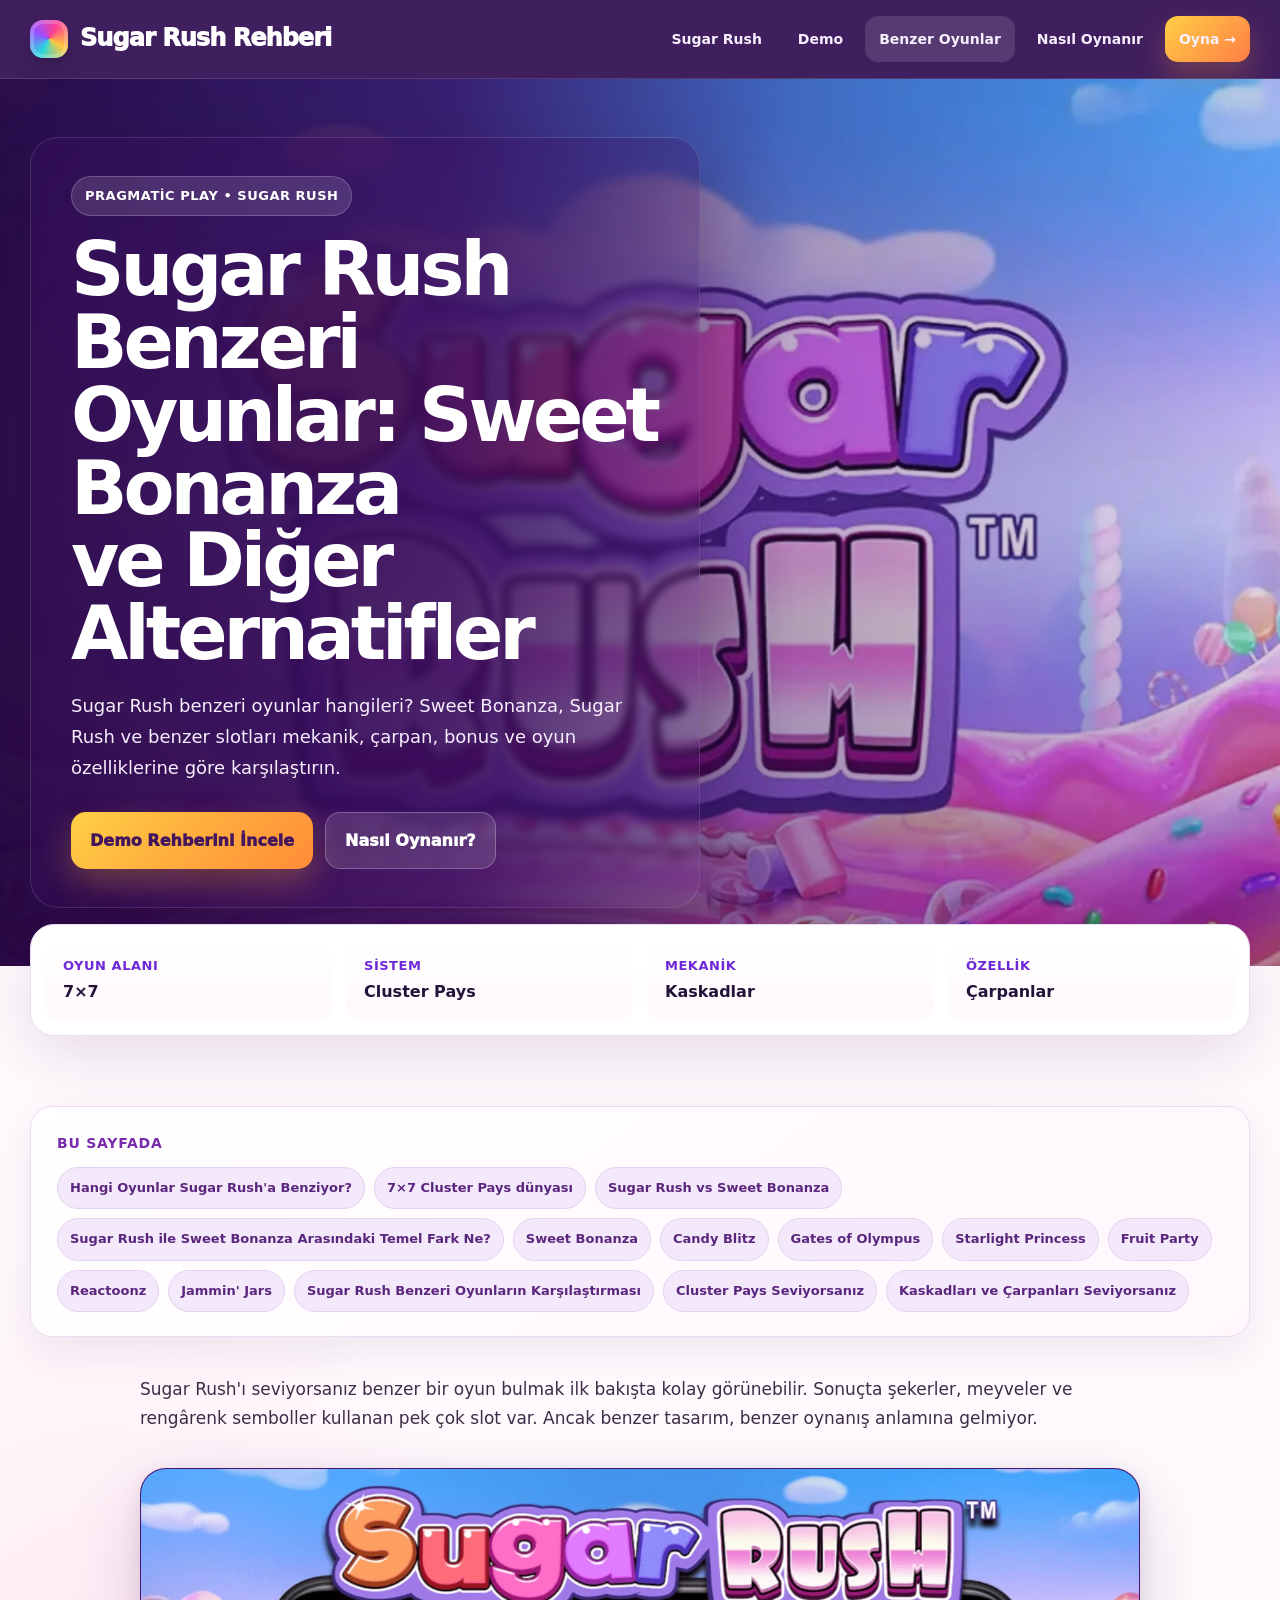
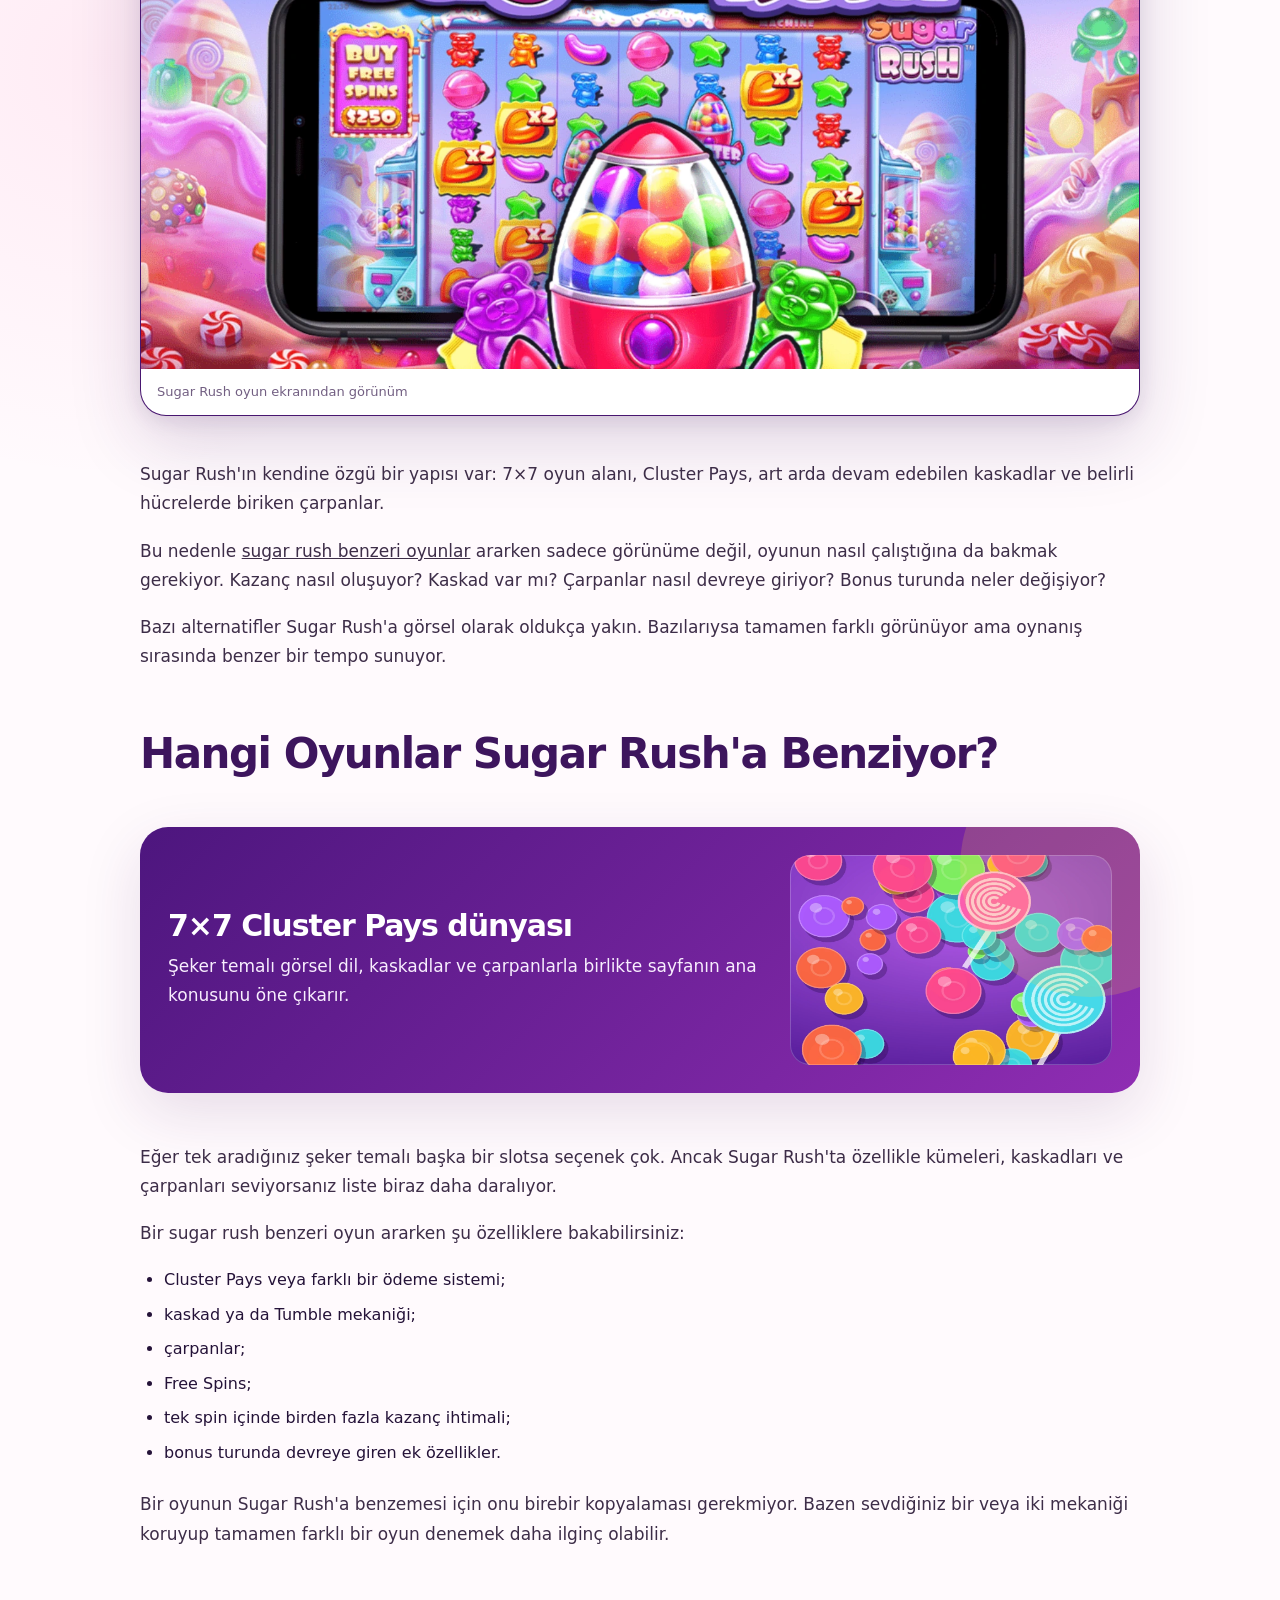
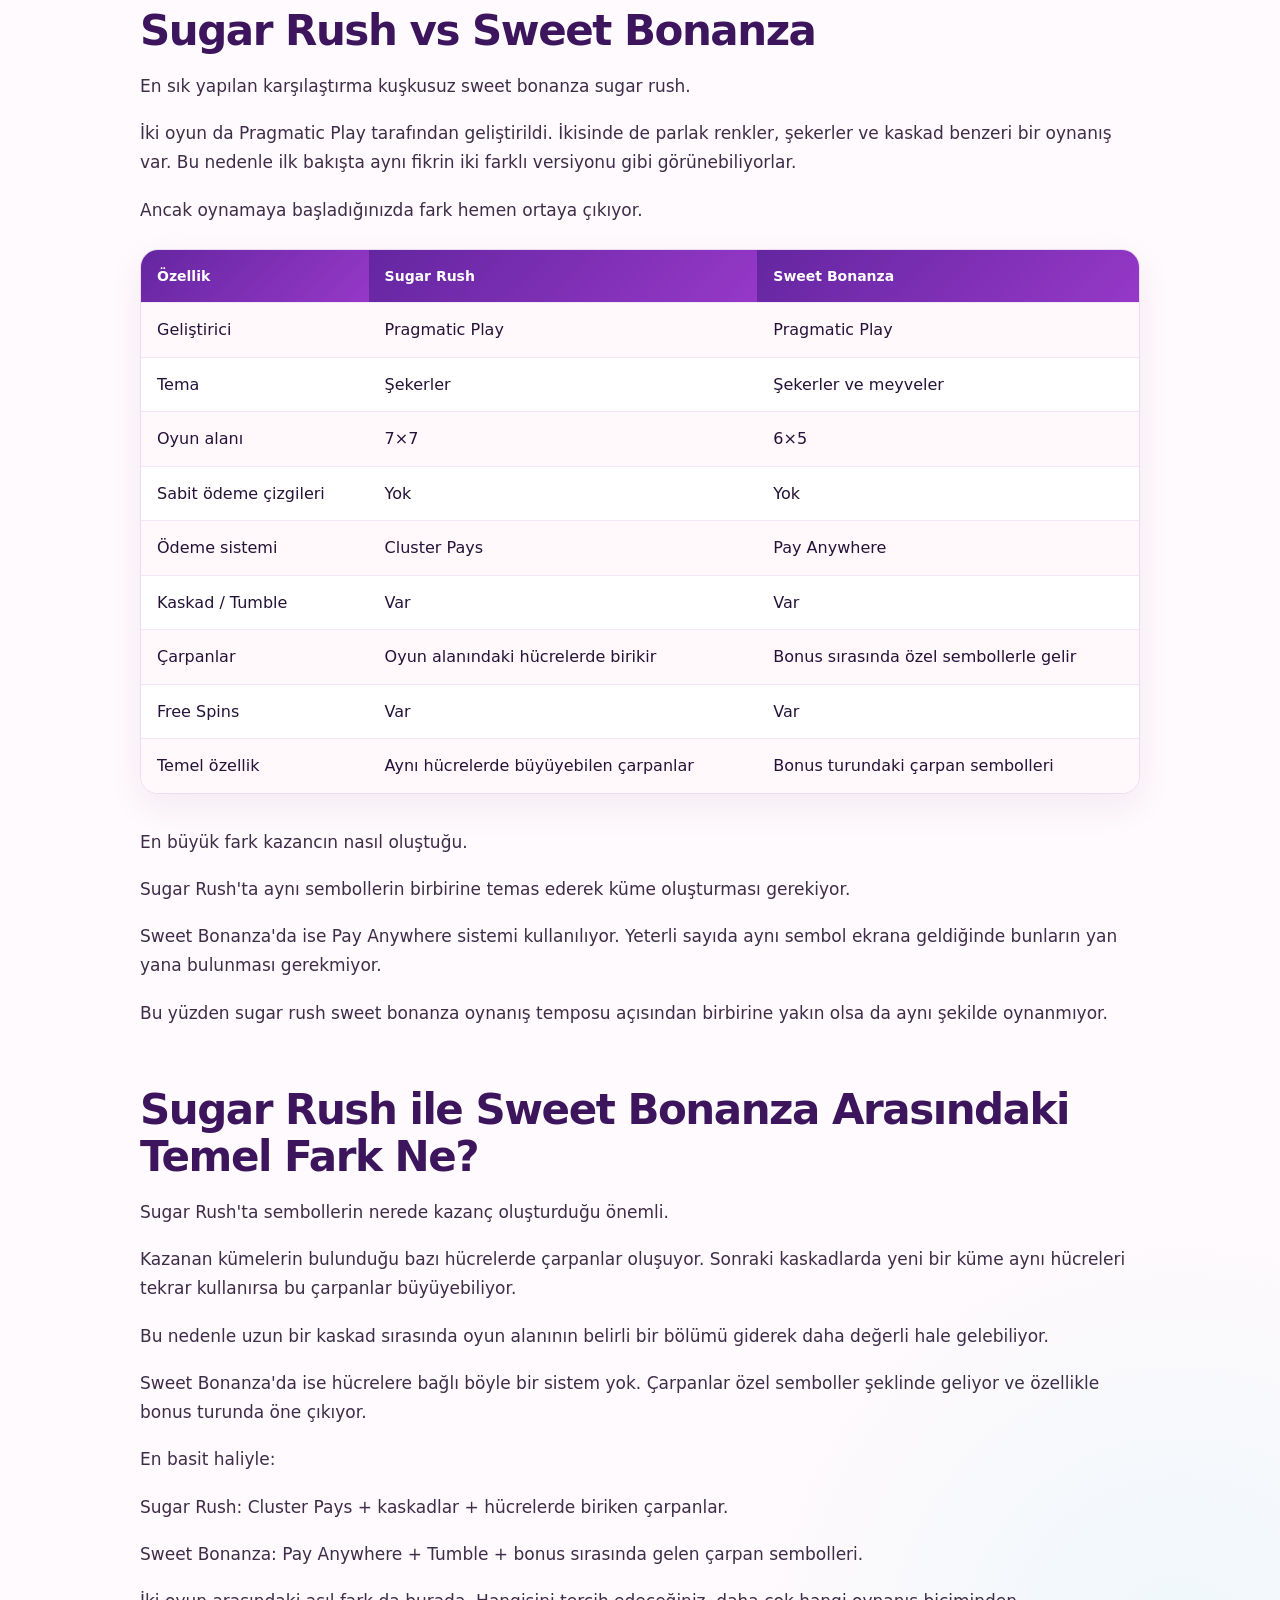
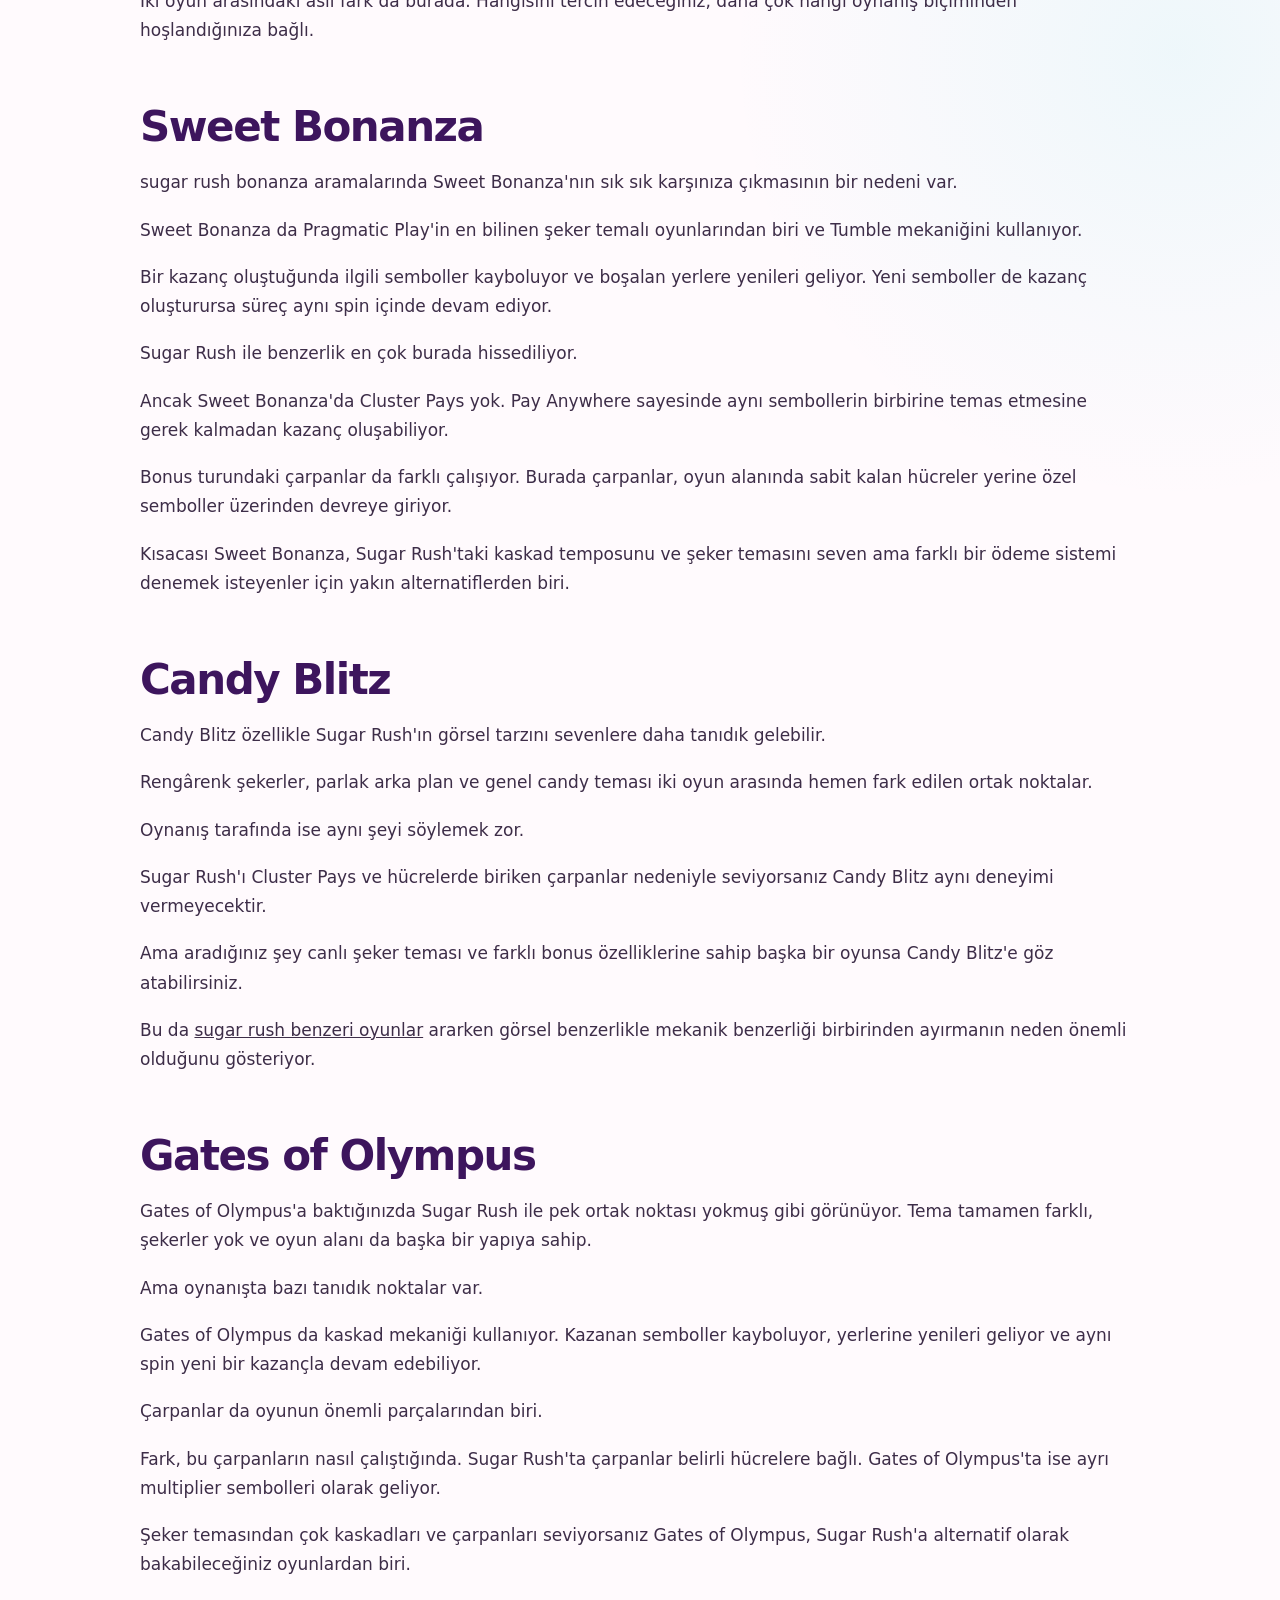
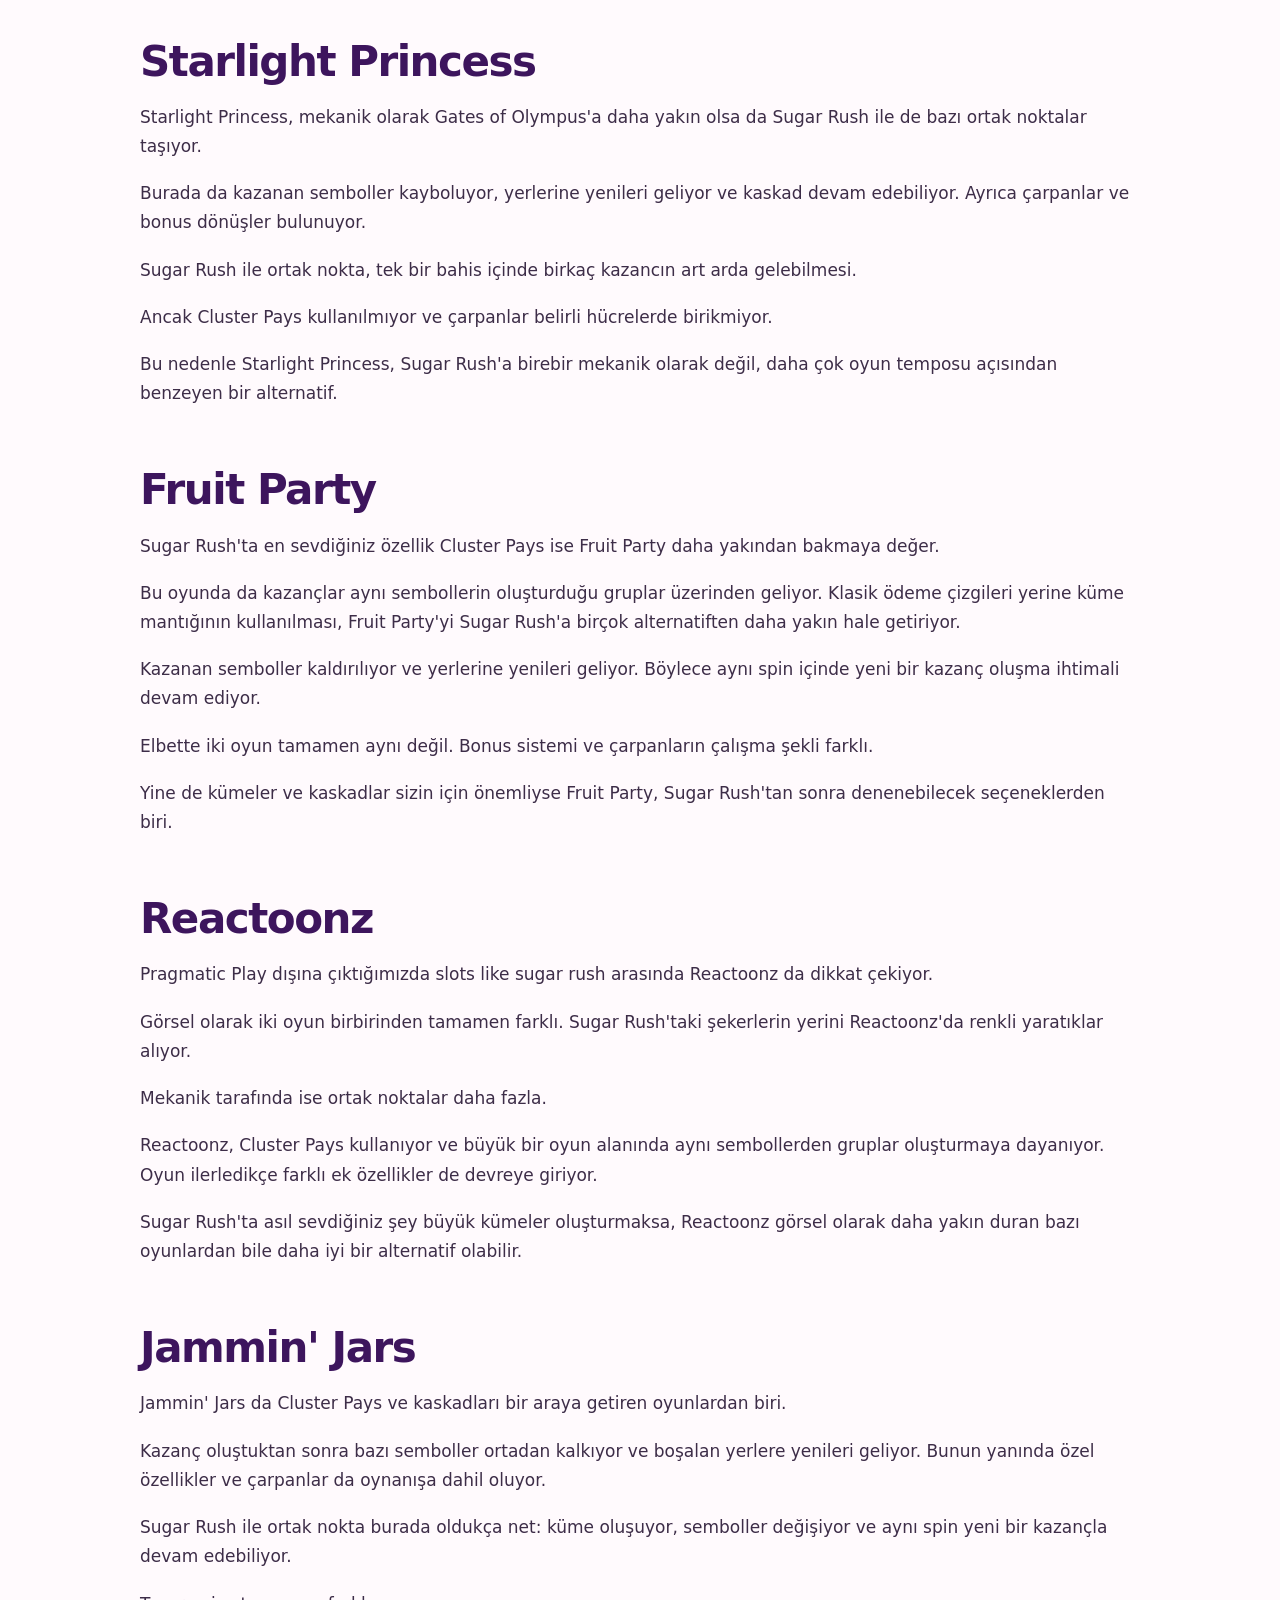
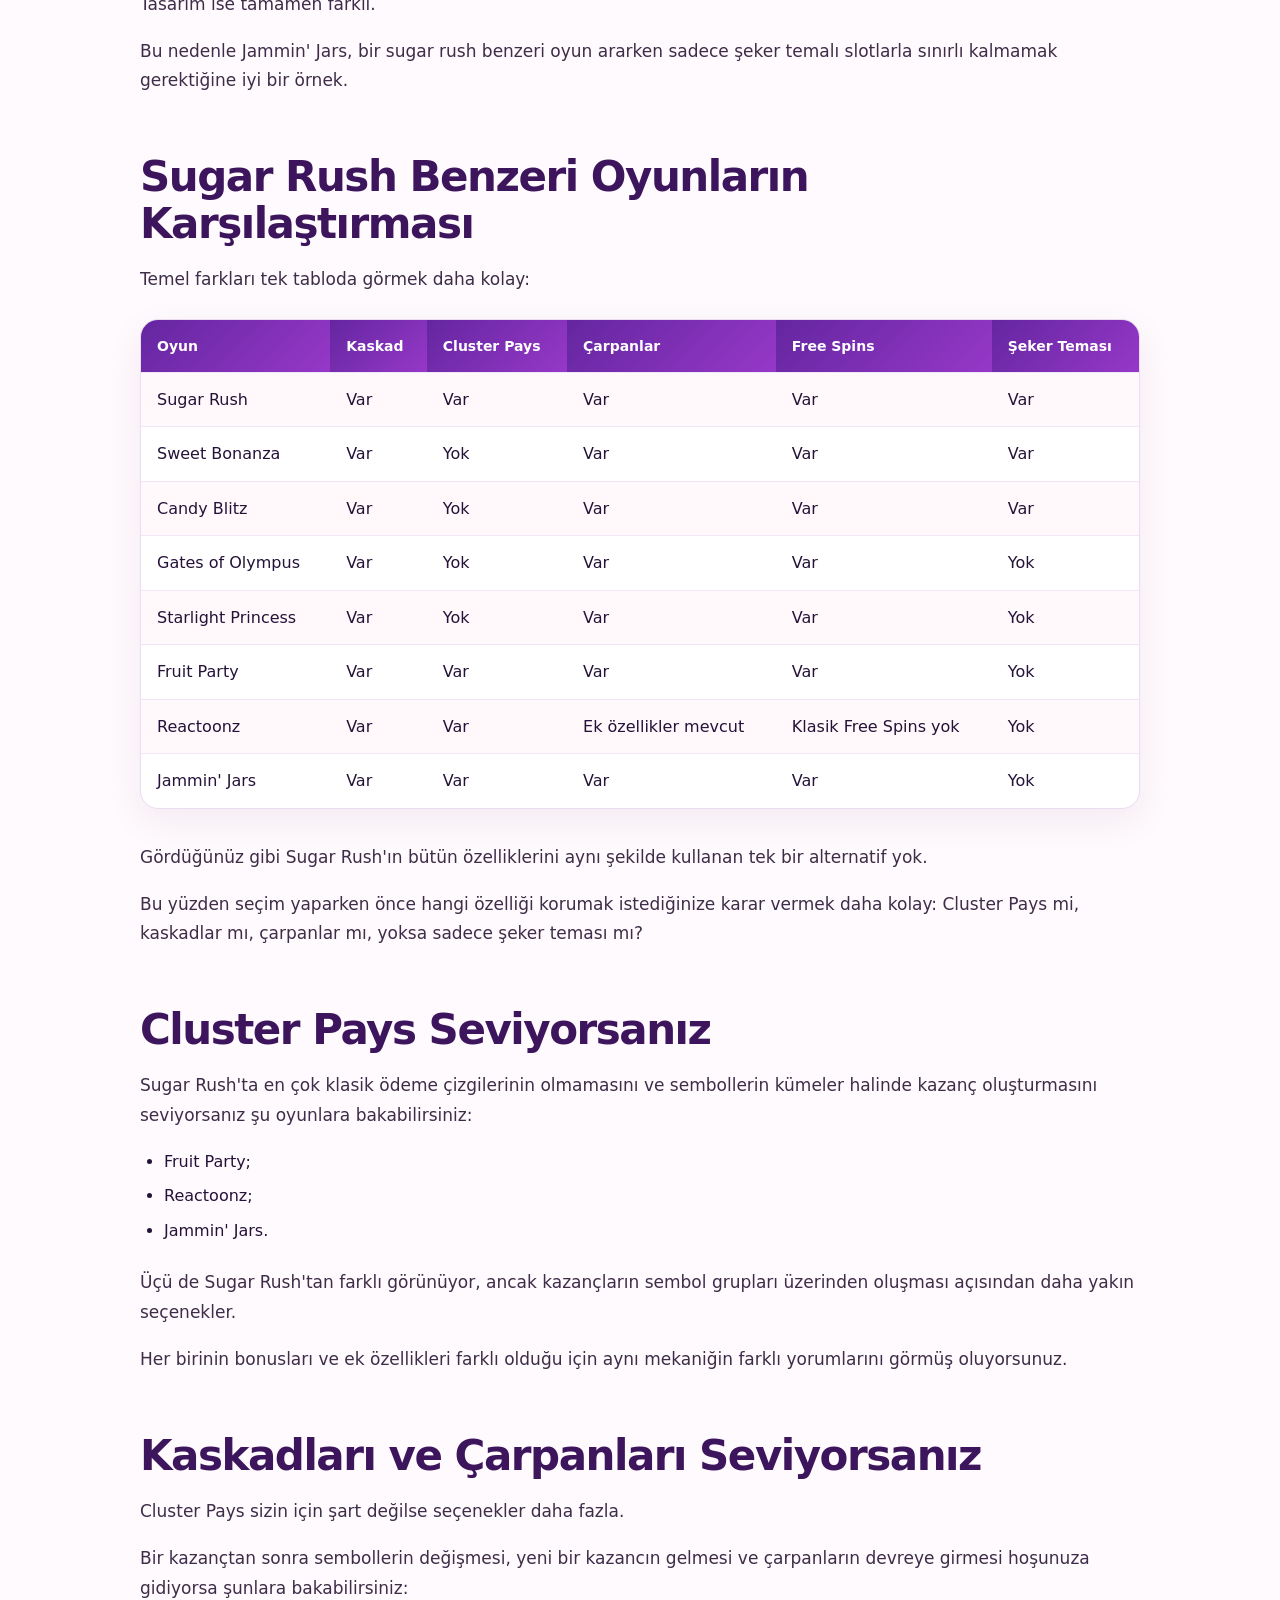
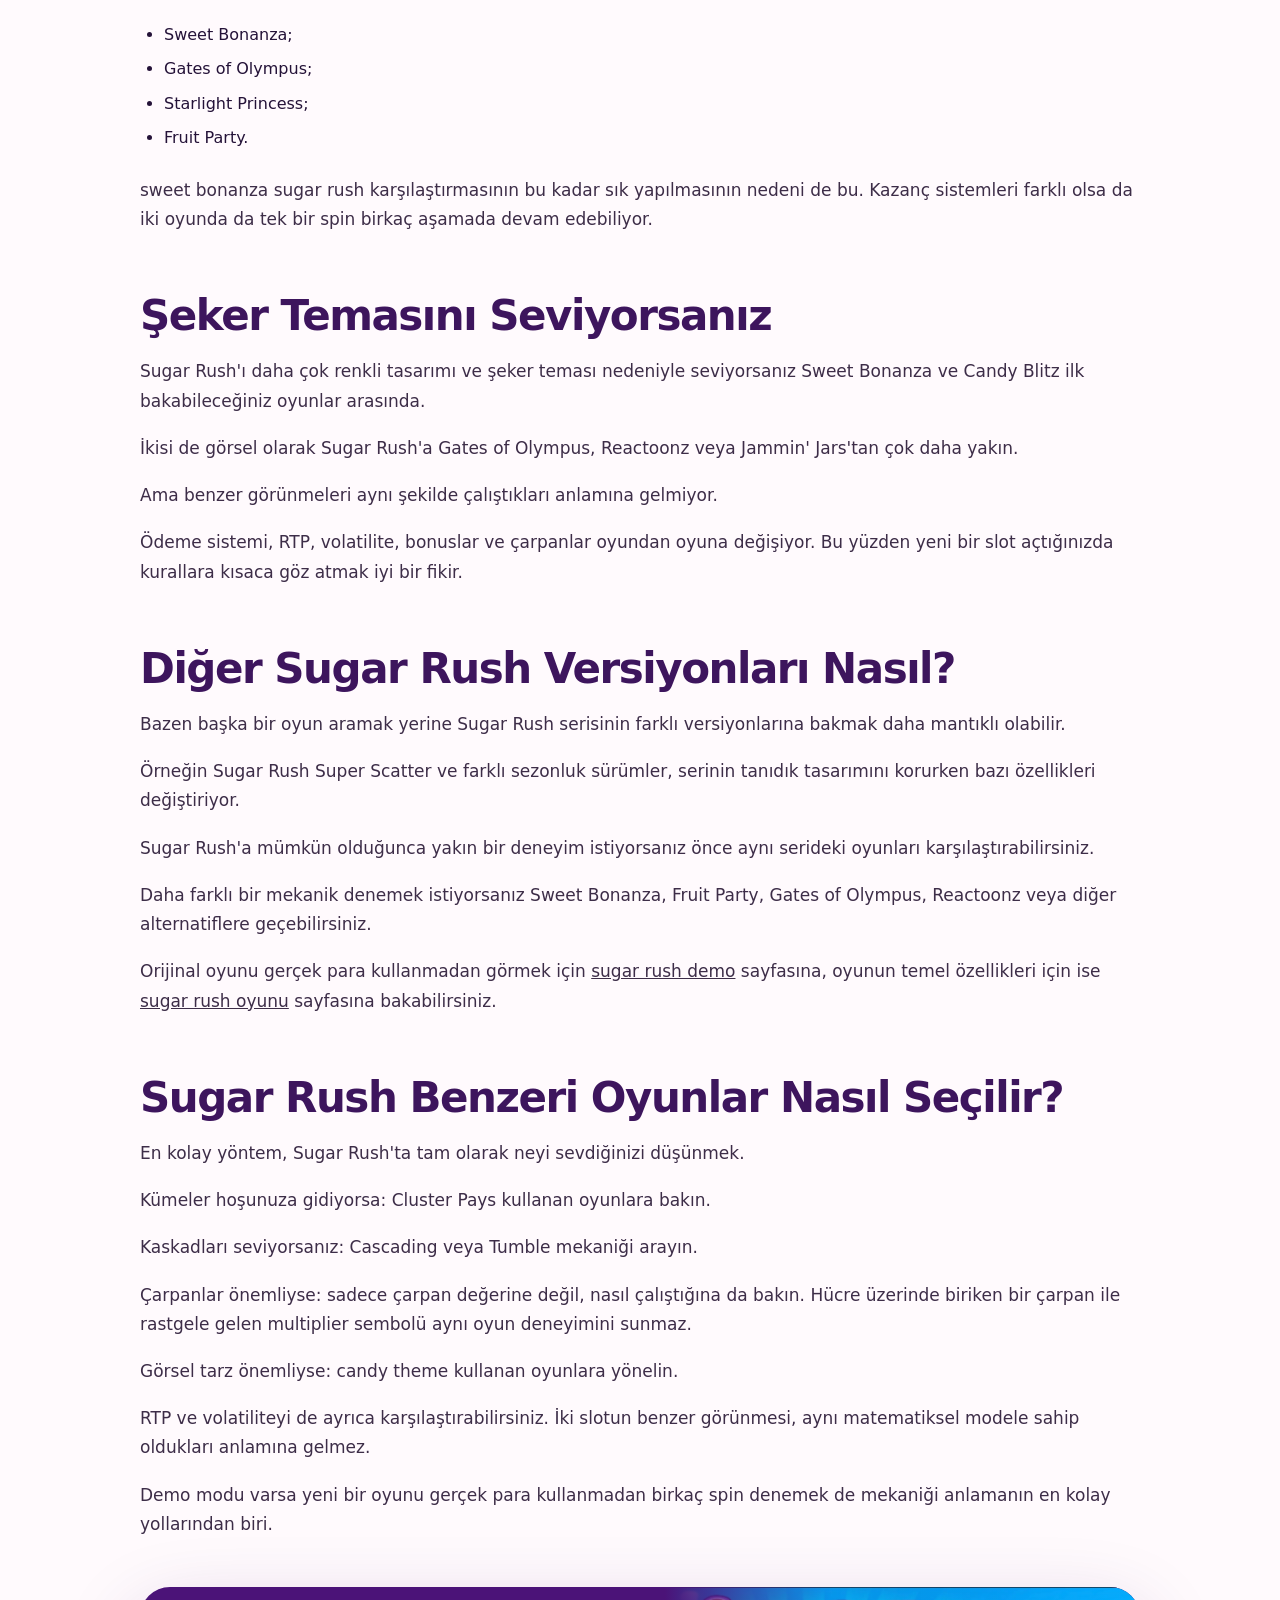
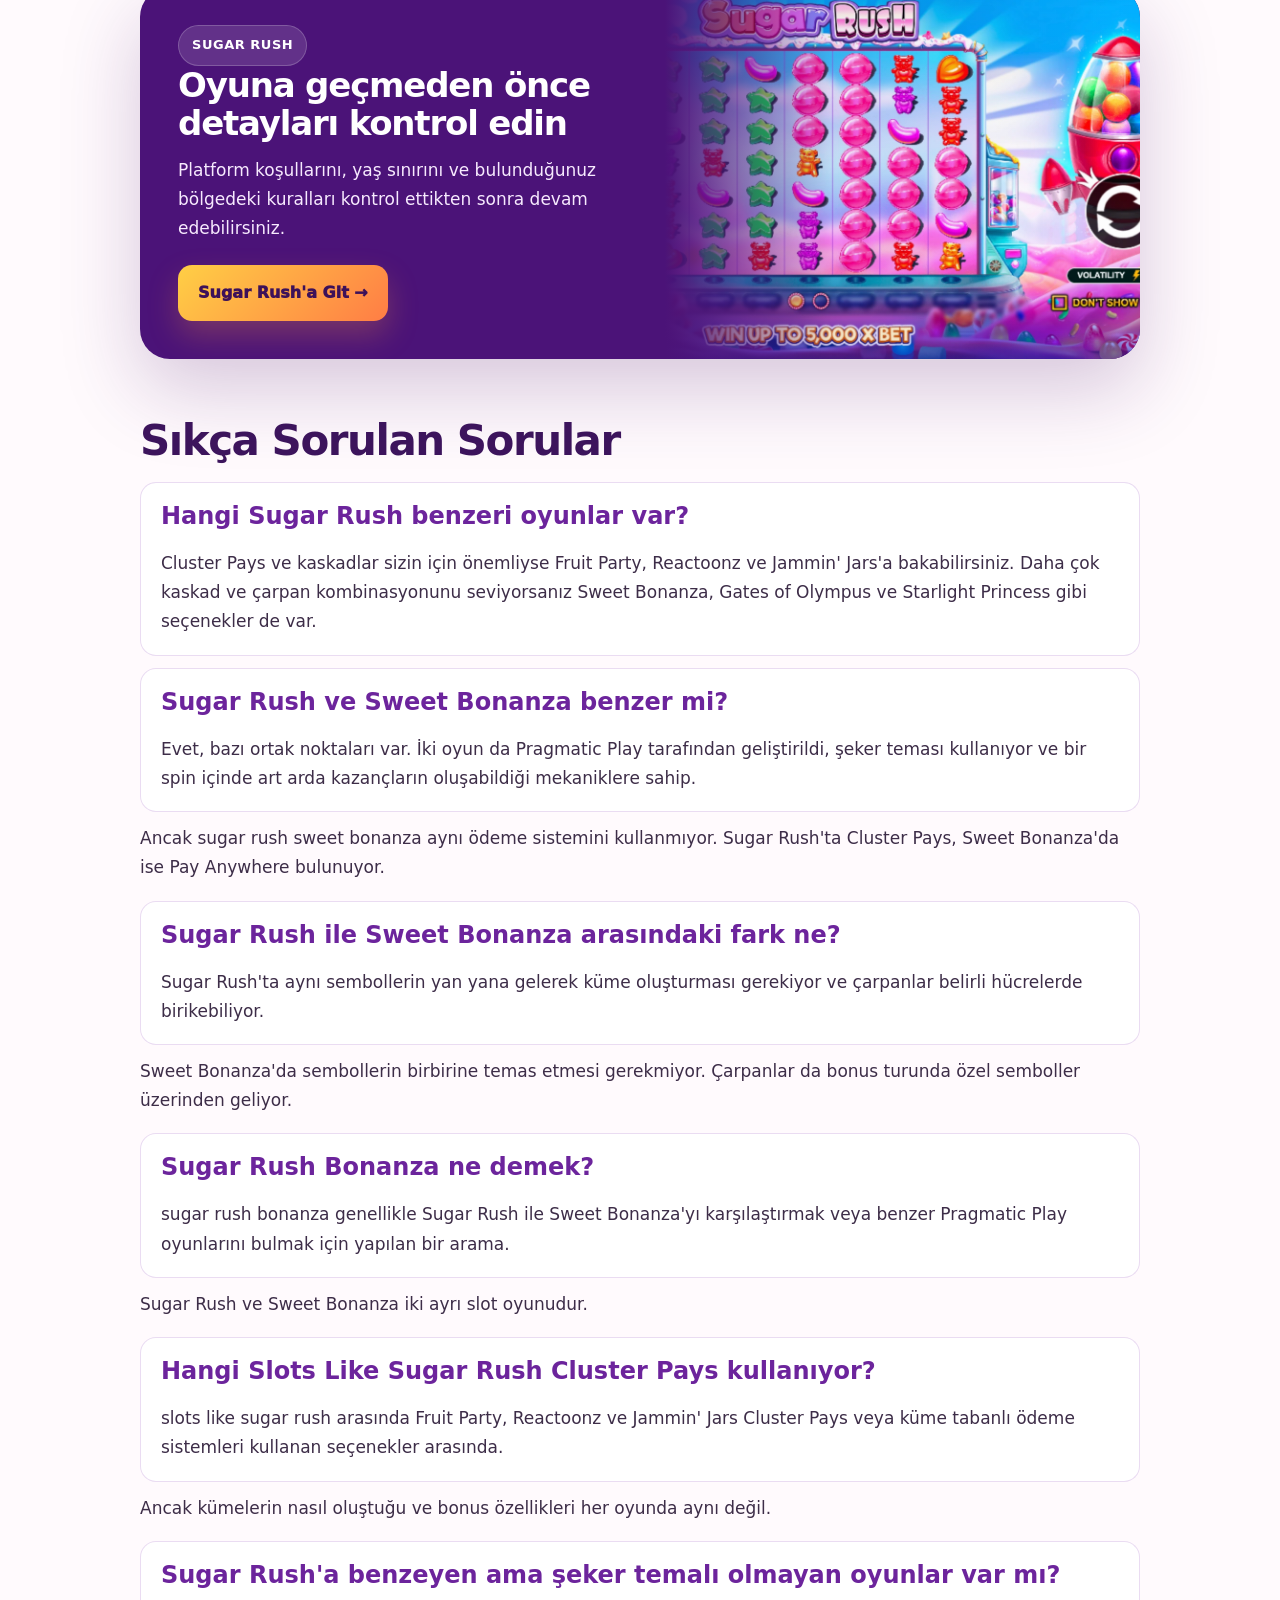
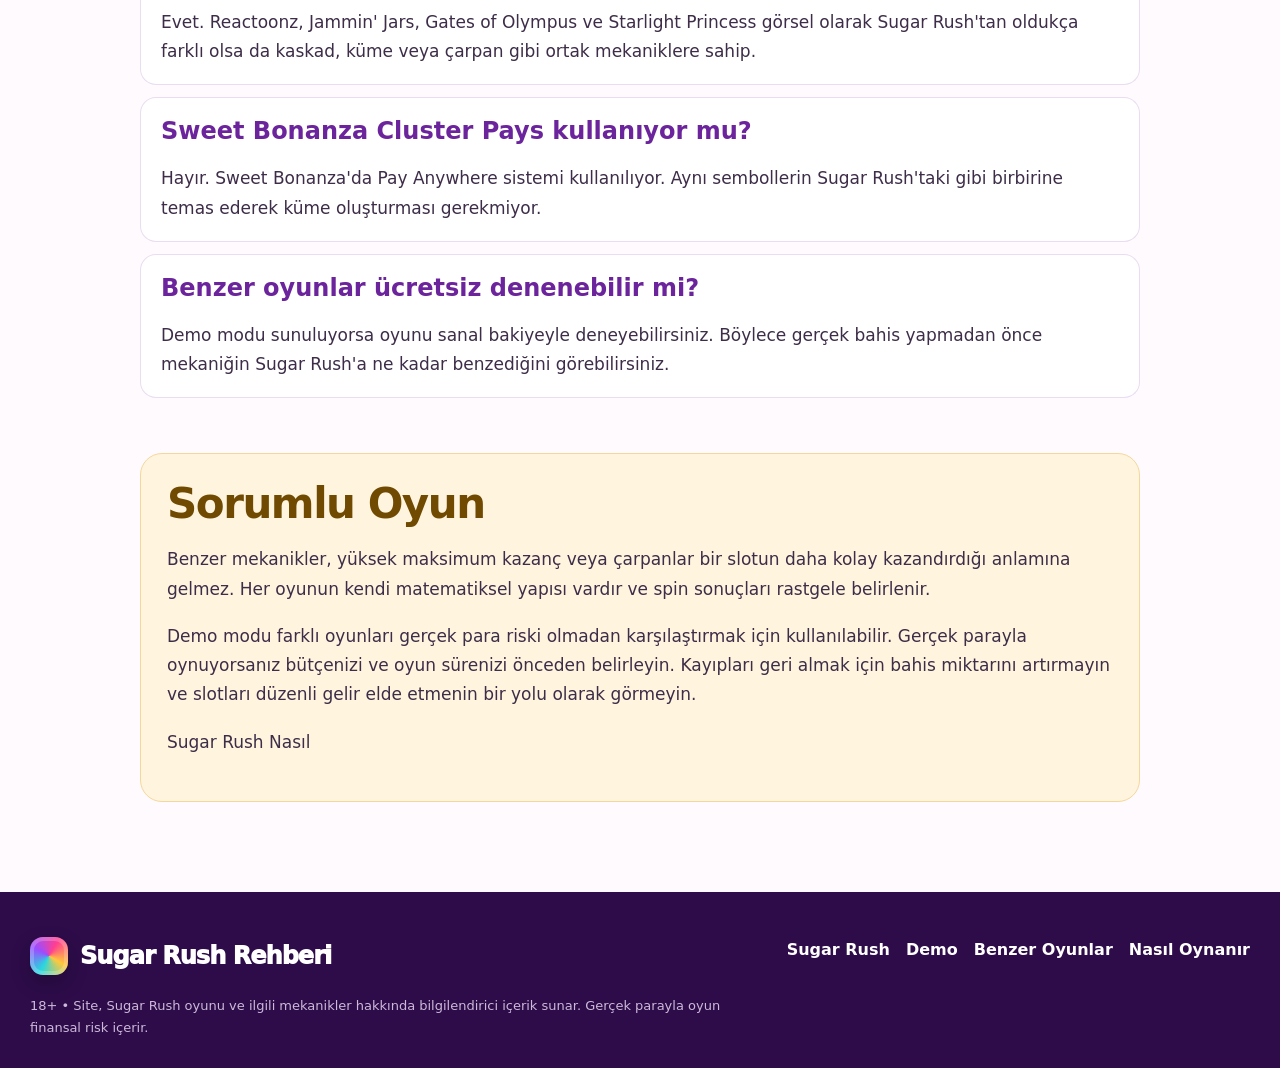
<file: TR/sugar-rush-benzeri-oyunlar/index.html>
<!doctype html>
<html lang="tr">
<head>
  <meta name="google-site-verification" content="pCHDtq6x98TLRHREmxP4Zur49pEK9iedyOthyLe3v_Y" />
<meta charset="utf-8">
<meta name="viewport" content="width=device-width,initial-scale=1">
<title>Sugar Rush Benzeri Oyunlar – Sweet Bonanza ve Alternatifler</title>
<meta name="description" content="Sugar Rush benzeri oyunlar hangileri? Sweet Bonanza, Sugar Rush ve benzer slotları mekanik, çarpan, bonus ve oyun özelliklerine göre karşılaştırın.">
<link rel="canonical" href="https://gilerestaurant.com/TR/sugar-rush-benzeri-oyunlar/">
<link rel="stylesheet" href="/assets/css/style.css">
<meta name="theme-color" content="#43116f">
</head>
<body>
<header class="site-header">
 <div class="container nav">
  <a class="brand" href="/TR/"><span class="brand-mark"></span><span>Sugar Rush Rehberi</span></a>
  <button class="menu-btn" aria-label="Menüyü aç">Menü</button>
  <nav class="nav-links"><a class="" href="/TR/">Sugar Rush</a><a class="" href="/TR/sugar-rush-demo/">Demo</a><a class="active" href="/TR/sugar-rush-benzeri-oyunlar/">Benzer Oyunlar</a><a class="" href="/TR/sugar-rush-nasil-oynanir/">Nasıl Oynanır</a><a class="ref-btn" href="/go/" rel="nofollow sponsored">Oyna →</a></nav>
 </div>
</header>
<section class="hero">
 <div class="container hero-inner">
  <div class="hero-copy">
   <span class="eyebrow">Pragmatic Play • Sugar Rush</span>
   <h1>Sugar Rush Benzeri Oyunlar: Sweet Bonanza ve Diğer Alternatifler</h1>
   <p>Sugar Rush benzeri oyunlar hangileri? Sweet Bonanza, Sugar Rush ve benzer slotları mekanik, çarpan, bonus ve oyun özelliklerine göre karşılaştırın.</p>
   <div class="hero-actions">
    <a class="btn btn-primary" href="/TR/sugar-rush-demo/">Demo Rehberini İncele</a>
    <a class="btn btn-secondary" href="/TR/sugar-rush-nasil-oynanir/">Nasıl Oynanır?</a>
   </div>
  </div>
 </div>
</section>
<div class="quickbar">
 <div class="container quickgrid">
  <div class="quick"><b>Oyun Alanı</b><span>7×7</span></div>
  <div class="quick"><b>Sistem</b><span>Cluster Pays</span></div>
  <div class="quick"><b>Mekanik</b><span>Kaskadlar</span></div>
  <div class="quick"><b>Özellik</b><span>Çarpanlar</span></div>
 </div>
</div>
<main><div class="container"><nav class="anchor-card" aria-label="Sayfa içeriği"><strong>Bu sayfada</strong><ul class="anchor-list"><li><a href="#hangi-oyunlar-sugar-rush-x27-a-benziyor">Hangi Oyunlar Sugar Rush&#x27;a Benziyor?</a></li><li><a href="#7-7-cluster-pays-dunyasi">7×7 Cluster Pays dünyası</a></li><li><a href="#sugar-rush-vs-sweet-bonanza">Sugar Rush vs Sweet Bonanza</a></li><li><a href="#sugar-rush-ile-sweet-bonanza-arasindaki-temel-fark-ne">Sugar Rush ile Sweet Bonanza Arasındaki Temel Fark Ne?</a></li><li><a href="#sweet-bonanza">Sweet Bonanza</a></li><li><a href="#candy-blitz">Candy Blitz</a></li><li><a href="#gates-of-olympus">Gates of Olympus</a></li><li><a href="#starlight-princess">Starlight Princess</a></li><li><a href="#fruit-party">Fruit Party</a></li><li><a href="#reactoonz">Reactoonz</a></li><li><a href="#jammin-x27-jars">Jammin&#x27; Jars</a></li><li><a href="#sugar-rush-benzeri-oyunlarin-karsilastirmasi">Sugar Rush Benzeri Oyunların Karşılaştırması</a></li><li><a href="#cluster-pays-seviyorsaniz">Cluster Pays Seviyorsanız</a></li><li><a href="#kaskadlari-ve-carpanlari-seviyorsaniz">Kaskadları ve Çarpanları Seviyorsanız</a></li></ul></nav></div><div class="container"><article class="content"><p>Sugar Rush&#x27;ı seviyorsanız benzer bir oyun bulmak ilk bakışta kolay görünebilir. Sonuçta şekerler, meyveler ve rengârenk semboller kullanan pek çok slot var. Ancak benzer tasarım, benzer oynanış anlamına gelmiyor.</p><figure class="game-shot"><img src="/assets/images/sugar-rush-mobile.webp" alt="Sugar Rush oyun ekranı" loading="lazy"><figcaption>Sugar Rush oyun ekranından görünüm</figcaption></figure>
<p>Sugar Rush&#x27;ın kendine özgü bir yapısı var: 7×7 oyun alanı, Cluster Pays, art arda devam edebilen kaskadlar ve belirli hücrelerde biriken çarpanlar.</p>
<p>Bu nedenle <a href="/TR/sugar-rush-benzeri-oyunlar/">sugar rush benzeri oyunlar</a> ararken sadece görünüme değil, oyunun nasıl çalıştığına da bakmak gerekiyor. Kazanç nasıl oluşuyor? Kaskad var mı? Çarpanlar nasıl devreye giriyor? Bonus turunda neler değişiyor?</p>
<p>Bazı alternatifler Sugar Rush&#x27;a görsel olarak oldukça yakın. Bazılarıysa tamamen farklı görünüyor ama oynanış sırasında benzer bir tempo sunuyor.</p>
<h2 id="hangi-oyunlar-sugar-rush-x27-a-benziyor">Hangi Oyunlar Sugar Rush&#x27;a Benziyor?</h2>
<div class="feature-band"><div><h2 id="7-7-cluster-pays-dunyasi">7×7 Cluster Pays dünyası</h2><p>Şeker temalı görsel dil, kaskadlar ve çarpanlarla birlikte sayfanın ana konusunu öne çıkarır.</p></div><div class="candy-card" aria-hidden="true"></div></div>
<p>Eğer tek aradığınız şeker temalı başka bir slotsa seçenek çok. Ancak Sugar Rush&#x27;ta özellikle kümeleri, kaskadları ve çarpanları seviyorsanız liste biraz daha daralıyor.</p>
<p>Bir sugar rush benzeri oyun ararken şu özelliklere bakabilirsiniz:</p>
<ul>
<li>Cluster Pays veya farklı bir ödeme sistemi;</li>
<li>kaskad ya da Tumble mekaniği;</li>
<li>çarpanlar;</li>
<li>Free Spins;</li>
<li>tek spin içinde birden fazla kazanç ihtimali;</li>
<li>bonus turunda devreye giren ek özellikler.</li>
</ul>
<p>Bir oyunun Sugar Rush&#x27;a benzemesi için onu birebir kopyalaması gerekmiyor. Bazen sevdiğiniz bir veya iki mekaniği koruyup tamamen farklı bir oyun denemek daha ilginç olabilir.</p>
<h2 id="sugar-rush-vs-sweet-bonanza">Sugar Rush vs Sweet Bonanza</h2>
<p>En sık yapılan karşılaştırma kuşkusuz sweet bonanza sugar rush.</p>
<p>İki oyun da Pragmatic Play tarafından geliştirildi. İkisinde de parlak renkler, şekerler ve kaskad benzeri bir oynanış var. Bu nedenle ilk bakışta aynı fikrin iki farklı versiyonu gibi görünebiliyorlar.</p>
<p>Ancak oynamaya başladığınızda fark hemen ortaya çıkıyor.</p>
<table><tbody><tr><th>Özellik</th><th>Sugar Rush</th><th>Sweet Bonanza</th></tr><tr><td>Geliştirici</td><td>Pragmatic Play</td><td>Pragmatic Play</td></tr><tr><td>Tema</td><td>Şekerler</td><td>Şekerler ve meyveler</td></tr><tr><td>Oyun alanı</td><td>7×7</td><td>6×5</td></tr><tr><td>Sabit ödeme çizgileri</td><td>Yok</td><td>Yok</td></tr><tr><td>Ödeme sistemi</td><td>Cluster Pays</td><td>Pay Anywhere</td></tr><tr><td>Kaskad / Tumble</td><td>Var</td><td>Var</td></tr><tr><td>Çarpanlar</td><td>Oyun alanındaki hücrelerde birikir</td><td>Bonus sırasında özel sembollerle gelir</td></tr><tr><td>Free Spins</td><td>Var</td><td>Var</td></tr><tr><td>Temel özellik</td><td>Aynı hücrelerde büyüyebilen çarpanlar</td><td>Bonus turundaki çarpan sembolleri</td></tr></tbody></table>
<p>En büyük fark kazancın nasıl oluştuğu.</p>
<p>Sugar Rush&#x27;ta aynı sembollerin birbirine temas ederek küme oluşturması gerekiyor.</p>
<p>Sweet Bonanza&#x27;da ise Pay Anywhere sistemi kullanılıyor. Yeterli sayıda aynı sembol ekrana geldiğinde bunların yan yana bulunması gerekmiyor.</p>
<p>Bu yüzden sugar rush sweet bonanza oynanış temposu açısından birbirine yakın olsa da aynı şekilde oynanmıyor.</p>
<h2 id="sugar-rush-ile-sweet-bonanza-arasindaki-temel-fark-ne">Sugar Rush ile Sweet Bonanza Arasındaki Temel Fark Ne?</h2>
<p>Sugar Rush&#x27;ta sembollerin nerede kazanç oluşturduğu önemli.</p>
<p>Kazanan kümelerin bulunduğu bazı hücrelerde çarpanlar oluşuyor. Sonraki kaskadlarda yeni bir küme aynı hücreleri tekrar kullanırsa bu çarpanlar büyüyebiliyor.</p>
<p>Bu nedenle uzun bir kaskad sırasında oyun alanının belirli bir bölümü giderek daha değerli hale gelebiliyor.</p>
<p>Sweet Bonanza&#x27;da ise hücrelere bağlı böyle bir sistem yok. Çarpanlar özel semboller şeklinde geliyor ve özellikle bonus turunda öne çıkıyor.</p>
<p>En basit haliyle:</p>
<p>Sugar Rush: Cluster Pays + kaskadlar + hücrelerde biriken çarpanlar.</p>
<p>Sweet Bonanza: Pay Anywhere + Tumble + bonus sırasında gelen çarpan sembolleri.</p>
<p>İki oyun arasındaki asıl fark da burada. Hangisini tercih edeceğiniz, daha çok hangi oynanış biçiminden hoşlandığınıza bağlı.</p>
<h2 id="sweet-bonanza">Sweet Bonanza</h2>
<p>sugar rush bonanza aramalarında Sweet Bonanza&#x27;nın sık sık karşınıza çıkmasının bir nedeni var.</p>
<p>Sweet Bonanza da Pragmatic Play&#x27;in en bilinen şeker temalı oyunlarından biri ve Tumble mekaniğini kullanıyor.</p>
<p>Bir kazanç oluştuğunda ilgili semboller kayboluyor ve boşalan yerlere yenileri geliyor. Yeni semboller de kazanç oluşturursa süreç aynı spin içinde devam ediyor.</p>
<p>Sugar Rush ile benzerlik en çok burada hissediliyor.</p>
<p>Ancak Sweet Bonanza&#x27;da Cluster Pays yok. Pay Anywhere sayesinde aynı sembollerin birbirine temas etmesine gerek kalmadan kazanç oluşabiliyor.</p>
<p>Bonus turundaki çarpanlar da farklı çalışıyor. Burada çarpanlar, oyun alanında sabit kalan hücreler yerine özel semboller üzerinden devreye giriyor.</p>
<p>Kısacası Sweet Bonanza, Sugar Rush&#x27;taki kaskad temposunu ve şeker temasını seven ama farklı bir ödeme sistemi denemek isteyenler için yakın alternatiflerden biri.</p>
<h2 id="candy-blitz">Candy Blitz</h2>
<p>Candy Blitz özellikle Sugar Rush&#x27;ın görsel tarzını sevenlere daha tanıdık gelebilir.</p>
<p>Rengârenk şekerler, parlak arka plan ve genel candy teması iki oyun arasında hemen fark edilen ortak noktalar.</p>
<p>Oynanış tarafında ise aynı şeyi söylemek zor.</p>
<p>Sugar Rush&#x27;ı Cluster Pays ve hücrelerde biriken çarpanlar nedeniyle seviyorsanız Candy Blitz aynı deneyimi vermeyecektir.</p>
<p>Ama aradığınız şey canlı şeker teması ve farklı bonus özelliklerine sahip başka bir oyunsa Candy Blitz&#x27;e göz atabilirsiniz.</p>
<p>Bu da <a href="/TR/sugar-rush-benzeri-oyunlar/">sugar rush benzeri oyunlar</a> ararken görsel benzerlikle mekanik benzerliği birbirinden ayırmanın neden önemli olduğunu gösteriyor.</p>
<h2 id="gates-of-olympus">Gates of Olympus</h2>
<p>Gates of Olympus&#x27;a baktığınızda Sugar Rush ile pek ortak noktası yokmuş gibi görünüyor. Tema tamamen farklı, şekerler yok ve oyun alanı da başka bir yapıya sahip.</p>
<p>Ama oynanışta bazı tanıdık noktalar var.</p>
<p>Gates of Olympus da kaskad mekaniği kullanıyor. Kazanan semboller kayboluyor, yerlerine yenileri geliyor ve aynı spin yeni bir kazançla devam edebiliyor.</p>
<p>Çarpanlar da oyunun önemli parçalarından biri.</p>
<p>Fark, bu çarpanların nasıl çalıştığında. Sugar Rush&#x27;ta çarpanlar belirli hücrelere bağlı. Gates of Olympus&#x27;ta ise ayrı multiplier sembolleri olarak geliyor.</p>
<p>Şeker temasından çok kaskadları ve çarpanları seviyorsanız Gates of Olympus, Sugar Rush&#x27;a alternatif olarak bakabileceğiniz oyunlardan biri.</p>
<h2 id="starlight-princess">Starlight Princess</h2>
<p>Starlight Princess, mekanik olarak Gates of Olympus&#x27;a daha yakın olsa da Sugar Rush ile de bazı ortak noktalar taşıyor.</p>
<p>Burada da kazanan semboller kayboluyor, yerlerine yenileri geliyor ve kaskad devam edebiliyor. Ayrıca çarpanlar ve bonus dönüşler bulunuyor.</p>
<p>Sugar Rush ile ortak nokta, tek bir bahis içinde birkaç kazancın art arda gelebilmesi.</p>
<p>Ancak Cluster Pays kullanılmıyor ve çarpanlar belirli hücrelerde birikmiyor.</p>
<p>Bu nedenle Starlight Princess, Sugar Rush&#x27;a birebir mekanik olarak değil, daha çok oyun temposu açısından benzeyen bir alternatif.</p>
<h2 id="fruit-party">Fruit Party</h2>
<p>Sugar Rush&#x27;ta en sevdiğiniz özellik Cluster Pays ise Fruit Party daha yakından bakmaya değer.</p>
<p>Bu oyunda da kazançlar aynı sembollerin oluşturduğu gruplar üzerinden geliyor. Klasik ödeme çizgileri yerine küme mantığının kullanılması, Fruit Party&#x27;yi Sugar Rush&#x27;a birçok alternatiften daha yakın hale getiriyor.</p>
<p>Kazanan semboller kaldırılıyor ve yerlerine yenileri geliyor. Böylece aynı spin içinde yeni bir kazanç oluşma ihtimali devam ediyor.</p>
<p>Elbette iki oyun tamamen aynı değil. Bonus sistemi ve çarpanların çalışma şekli farklı.</p>
<p>Yine de kümeler ve kaskadlar sizin için önemliyse Fruit Party, Sugar Rush&#x27;tan sonra denenebilecek seçeneklerden biri.</p>
<h2 id="reactoonz">Reactoonz</h2>
<p>Pragmatic Play dışına çıktığımızda slots like sugar rush arasında Reactoonz da dikkat çekiyor.</p>
<p>Görsel olarak iki oyun birbirinden tamamen farklı. Sugar Rush&#x27;taki şekerlerin yerini Reactoonz&#x27;da renkli yaratıklar alıyor.</p>
<p>Mekanik tarafında ise ortak noktalar daha fazla.</p>
<p>Reactoonz, Cluster Pays kullanıyor ve büyük bir oyun alanında aynı sembollerden gruplar oluşturmaya dayanıyor. Oyun ilerledikçe farklı ek özellikler de devreye giriyor.</p>
<p>Sugar Rush&#x27;ta asıl sevdiğiniz şey büyük kümeler oluşturmaksa, Reactoonz görsel olarak daha yakın duran bazı oyunlardan bile daha iyi bir alternatif olabilir.</p>
<h2 id="jammin-x27-jars">Jammin&#x27; Jars</h2>
<p>Jammin&#x27; Jars da Cluster Pays ve kaskadları bir araya getiren oyunlardan biri.</p>
<p>Kazanç oluştuktan sonra bazı semboller ortadan kalkıyor ve boşalan yerlere yenileri geliyor. Bunun yanında özel özellikler ve çarpanlar da oynanışa dahil oluyor.</p>
<p>Sugar Rush ile ortak nokta burada oldukça net: küme oluşuyor, semboller değişiyor ve aynı spin yeni bir kazançla devam edebiliyor.</p>
<p>Tasarım ise tamamen farklı.</p>
<p>Bu nedenle Jammin&#x27; Jars, bir sugar rush benzeri oyun ararken sadece şeker temalı slotlarla sınırlı kalmamak gerektiğine iyi bir örnek.</p>
<h2 id="sugar-rush-benzeri-oyunlarin-karsilastirmasi">Sugar Rush Benzeri Oyunların Karşılaştırması</h2>
<p>Temel farkları tek tabloda görmek daha kolay:</p>
<table><tbody><tr><th>Oyun</th><th>Kaskad</th><th>Cluster Pays</th><th>Çarpanlar</th><th>Free Spins</th><th>Şeker Teması</th></tr><tr><td>Sugar Rush</td><td>Var</td><td>Var</td><td>Var</td><td>Var</td><td>Var</td></tr><tr><td>Sweet Bonanza</td><td>Var</td><td>Yok</td><td>Var</td><td>Var</td><td>Var</td></tr><tr><td>Candy Blitz</td><td>Var</td><td>Yok</td><td>Var</td><td>Var</td><td>Var</td></tr><tr><td>Gates of Olympus</td><td>Var</td><td>Yok</td><td>Var</td><td>Var</td><td>Yok</td></tr><tr><td>Starlight Princess</td><td>Var</td><td>Yok</td><td>Var</td><td>Var</td><td>Yok</td></tr><tr><td>Fruit Party</td><td>Var</td><td>Var</td><td>Var</td><td>Var</td><td>Yok</td></tr><tr><td>Reactoonz</td><td>Var</td><td>Var</td><td>Ek özellikler mevcut</td><td>Klasik Free Spins yok</td><td>Yok</td></tr><tr><td>Jammin&#x27; Jars</td><td>Var</td><td>Var</td><td>Var</td><td>Var</td><td>Yok</td></tr></tbody></table>
<p>Gördüğünüz gibi Sugar Rush&#x27;ın bütün özelliklerini aynı şekilde kullanan tek bir alternatif yok.</p>
<p>Bu yüzden seçim yaparken önce hangi özelliği korumak istediğinize karar vermek daha kolay: Cluster Pays mi, kaskadlar mı, çarpanlar mı, yoksa sadece şeker teması mı?</p>
<h2 id="cluster-pays-seviyorsaniz">Cluster Pays Seviyorsanız</h2>
<p>Sugar Rush&#x27;ta en çok klasik ödeme çizgilerinin olmamasını ve sembollerin kümeler halinde kazanç oluşturmasını seviyorsanız şu oyunlara bakabilirsiniz:</p>
<ul>
<li>Fruit Party;</li>
<li>Reactoonz;</li>
<li>Jammin&#x27; Jars.</li>
</ul>
<p>Üçü de Sugar Rush&#x27;tan farklı görünüyor, ancak kazançların sembol grupları üzerinden oluşması açısından daha yakın seçenekler.</p>
<p>Her birinin bonusları ve ek özellikleri farklı olduğu için aynı mekaniğin farklı yorumlarını görmüş oluyorsunuz.</p>
<h2 id="kaskadlari-ve-carpanlari-seviyorsaniz">Kaskadları ve Çarpanları Seviyorsanız</h2>
<p>Cluster Pays sizin için şart değilse seçenekler daha fazla.</p>
<p>Bir kazançtan sonra sembollerin değişmesi, yeni bir kazancın gelmesi ve çarpanların devreye girmesi hoşunuza gidiyorsa şunlara bakabilirsiniz:</p>
<ul>
<li>Sweet Bonanza;</li>
<li>Gates of Olympus;</li>
<li>Starlight Princess;</li>
<li>Fruit Party.</li>
</ul>
<p>sweet bonanza sugar rush karşılaştırmasının bu kadar sık yapılmasının nedeni de bu. Kazanç sistemleri farklı olsa da iki oyunda da tek bir spin birkaç aşamada devam edebiliyor.</p>
<h2 id="seker-temasini-seviyorsaniz">Şeker Temasını Seviyorsanız</h2>
<p>Sugar Rush&#x27;ı daha çok renkli tasarımı ve şeker teması nedeniyle seviyorsanız Sweet Bonanza ve Candy Blitz ilk bakabileceğiniz oyunlar arasında.</p>
<p>İkisi de görsel olarak Sugar Rush&#x27;a Gates of Olympus, Reactoonz veya Jammin&#x27; Jars&#x27;tan çok daha yakın.</p>
<p>Ama benzer görünmeleri aynı şekilde çalıştıkları anlamına gelmiyor.</p>
<p>Ödeme sistemi, RTP, volatilite, bonuslar ve çarpanlar oyundan oyuna değişiyor. Bu yüzden yeni bir slot açtığınızda kurallara kısaca göz atmak iyi bir fikir.</p>
<h2 id="diger-sugar-rush-versiyonlari-nasil">Diğer Sugar Rush Versiyonları Nasıl?</h2>
<p>Bazen başka bir oyun aramak yerine Sugar Rush serisinin farklı versiyonlarına bakmak daha mantıklı olabilir.</p>
<p>Örneğin Sugar Rush Super Scatter ve farklı sezonluk sürümler, serinin tanıdık tasarımını korurken bazı özellikleri değiştiriyor.</p>
<p>Sugar Rush&#x27;a mümkün olduğunca yakın bir deneyim istiyorsanız önce aynı serideki oyunları karşılaştırabilirsiniz.</p>
<p>Daha farklı bir mekanik denemek istiyorsanız Sweet Bonanza, Fruit Party, Gates of Olympus, Reactoonz veya diğer alternatiflere geçebilirsiniz.</p>
<p>Orijinal oyunu gerçek para kullanmadan görmek için <a href="/TR/sugar-rush-demo/">sugar rush demo</a> sayfasına, oyunun temel özellikleri için ise <a href="/TR/">sugar rush oyunu</a> sayfasına bakabilirsiniz.</p>
<h2 id="sugar-rush-benzeri-oyunlar-nasil-secilir">Sugar Rush Benzeri Oyunlar Nasıl Seçilir?</h2>
<p>En kolay yöntem, Sugar Rush&#x27;ta tam olarak neyi sevdiğinizi düşünmek.</p>
<p>Kümeler hoşunuza gidiyorsa: Cluster Pays kullanan oyunlara bakın.</p>
<p>Kaskadları seviyorsanız: Cascading veya Tumble mekaniği arayın.</p>
<p>Çarpanlar önemliyse: sadece çarpan değerine değil, nasıl çalıştığına da bakın. Hücre üzerinde biriken bir çarpan ile rastgele gelen multiplier sembolü aynı oyun deneyimini sunmaz.</p>
<p>Görsel tarz önemliyse: candy theme kullanan oyunlara yönelin.</p>
<p>RTP ve volatiliteyi de ayrıca karşılaştırabilirsiniz. İki slotun benzer görünmesi, aynı matematiksel modele sahip oldukları anlamına gelmez.</p>
<p>Demo modu varsa yeni bir oyunu gerçek para kullanmadan birkaç spin denemek de mekaniği anlamanın en kolay yollarından biri.</p>
<section class="ref-card">
      <div class="ref-card-copy">
        <span class="eyebrow">Sugar Rush</span>
        <h2>Oyuna geçmeden önce detayları kontrol edin</h2>
        <p>Platform koşullarını, yaş sınırını ve bulunduğunuz bölgedeki kuralları kontrol ettikten sonra devam edebilirsiniz.</p>
        <a class="ref-btn" href="/go/" rel="nofollow sponsored">Sugar Rush'a Git →</a>
      </div>
      <div class="ref-card-media" aria-hidden="true"></div>
    </section><section class="faq"><h2 id="sikca-sorulan-sorular">Sıkça Sorulan Sorular</h2>
<h3 id="hangi-sugar-rush-benzeri-oyunlar-var">Hangi Sugar Rush benzeri oyunlar var?</h3>
<p>Cluster Pays ve kaskadlar sizin için önemliyse Fruit Party, Reactoonz ve Jammin&#x27; Jars&#x27;a bakabilirsiniz. Daha çok kaskad ve çarpan kombinasyonunu seviyorsanız Sweet Bonanza, Gates of Olympus ve Starlight Princess gibi seçenekler de var.</p>
<h3 id="sugar-rush-ve-sweet-bonanza-benzer-mi">Sugar Rush ve Sweet Bonanza benzer mi?</h3>
<p>Evet, bazı ortak noktaları var. İki oyun da Pragmatic Play tarafından geliştirildi, şeker teması kullanıyor ve bir spin içinde art arda kazançların oluşabildiği mekaniklere sahip.</p>
<p>Ancak sugar rush sweet bonanza aynı ödeme sistemini kullanmıyor. Sugar Rush&#x27;ta Cluster Pays, Sweet Bonanza&#x27;da ise Pay Anywhere bulunuyor.</p>
<h3 id="sugar-rush-ile-sweet-bonanza-arasindaki-fark-ne">Sugar Rush ile Sweet Bonanza arasındaki fark ne?</h3>
<p>Sugar Rush&#x27;ta aynı sembollerin yan yana gelerek küme oluşturması gerekiyor ve çarpanlar belirli hücrelerde birikebiliyor.</p>
<p>Sweet Bonanza&#x27;da sembollerin birbirine temas etmesi gerekmiyor. Çarpanlar da bonus turunda özel semboller üzerinden geliyor.</p>
<h3 id="sugar-rush-bonanza-ne-demek">Sugar Rush Bonanza ne demek?</h3>
<p>sugar rush bonanza genellikle Sugar Rush ile Sweet Bonanza&#x27;yı karşılaştırmak veya benzer Pragmatic Play oyunlarını bulmak için yapılan bir arama.</p>
<p>Sugar Rush ve Sweet Bonanza iki ayrı slot oyunudur.</p>
<h3 id="hangi-slots-like-sugar-rush-cluster-pays-kullaniyor">Hangi Slots Like Sugar Rush Cluster Pays kullanıyor?</h3>
<p>slots like sugar rush arasında Fruit Party, Reactoonz ve Jammin&#x27; Jars Cluster Pays veya küme tabanlı ödeme sistemleri kullanan seçenekler arasında.</p>
<p>Ancak kümelerin nasıl oluştuğu ve bonus özellikleri her oyunda aynı değil.</p>
<h3 id="sugar-rush-x27-a-benzeyen-ama-seker-temali-olmayan-oyunlar-var-mi">Sugar Rush&#x27;a benzeyen ama şeker temalı olmayan oyunlar var mı?</h3>
<p>Evet. Reactoonz, Jammin&#x27; Jars, Gates of Olympus ve Starlight Princess görsel olarak Sugar Rush&#x27;tan oldukça farklı olsa da kaskad, küme veya çarpan gibi ortak mekaniklere sahip.</p>
<h3 id="sweet-bonanza-cluster-pays-kullaniyor-mu">Sweet Bonanza Cluster Pays kullanıyor mu?</h3>
<p>Hayır. Sweet Bonanza&#x27;da Pay Anywhere sistemi kullanılıyor. Aynı sembollerin Sugar Rush&#x27;taki gibi birbirine temas ederek küme oluşturması gerekmiyor.</p>
<h3 id="benzer-oyunlar-ucretsiz-denenebilir-mi">Benzer oyunlar ücretsiz denenebilir mi?</h3>
<p>Demo modu sunuluyorsa oyunu sanal bakiyeyle deneyebilirsiniz. Böylece gerçek bahis yapmadan önce mekaniğin Sugar Rush&#x27;a ne kadar benzediğini görebilirsiniz.</p>
</section>
<section class="responsible"><h2 id="sorumlu-oyun">Sorumlu Oyun</h2>
<p>Benzer mekanikler, yüksek maksimum kazanç veya çarpanlar bir slotun daha kolay kazandırdığı anlamına gelmez. Her oyunun kendi matematiksel yapısı vardır ve spin sonuçları rastgele belirlenir.</p>
<p>Demo modu farklı oyunları gerçek para riski olmadan karşılaştırmak için kullanılabilir. Gerçek parayla oynuyorsanız bütçenizi ve oyun sürenizi önceden belirleyin. Kayıpları geri almak için bahis miktarını artırmayın ve slotları düzenli gelir elde etmenin bir yolu olarak görmeyin.</p>
<p>Sugar Rush Nasıl</p>
</section></article></div></main>
<footer class="site-footer">
 <div class="container footer-grid">
  <div>
   <a class="brand" href="/TR/"><span class="brand-mark"></span><span>Sugar Rush Rehberi</span></a>
   <div class="footer-note">18+ • Site, Sugar Rush oyunu ve ilgili mekanikler hakkında bilgilendirici içerik sunar. Gerçek parayla oyun finansal risk içerir.</div>
  </div>
  <nav class="footer-nav"><a href="/TR/">Sugar Rush</a><a href="/TR/sugar-rush-demo/">Demo</a><a href="/TR/sugar-rush-benzeri-oyunlar/">Benzer Oyunlar</a><a href="/TR/sugar-rush-nasil-oynanir/">Nasıl Oynanır</a></nav>
 </div>
</footer>
<script src="/assets/js/main.js"></script>
</body></html>
</file>
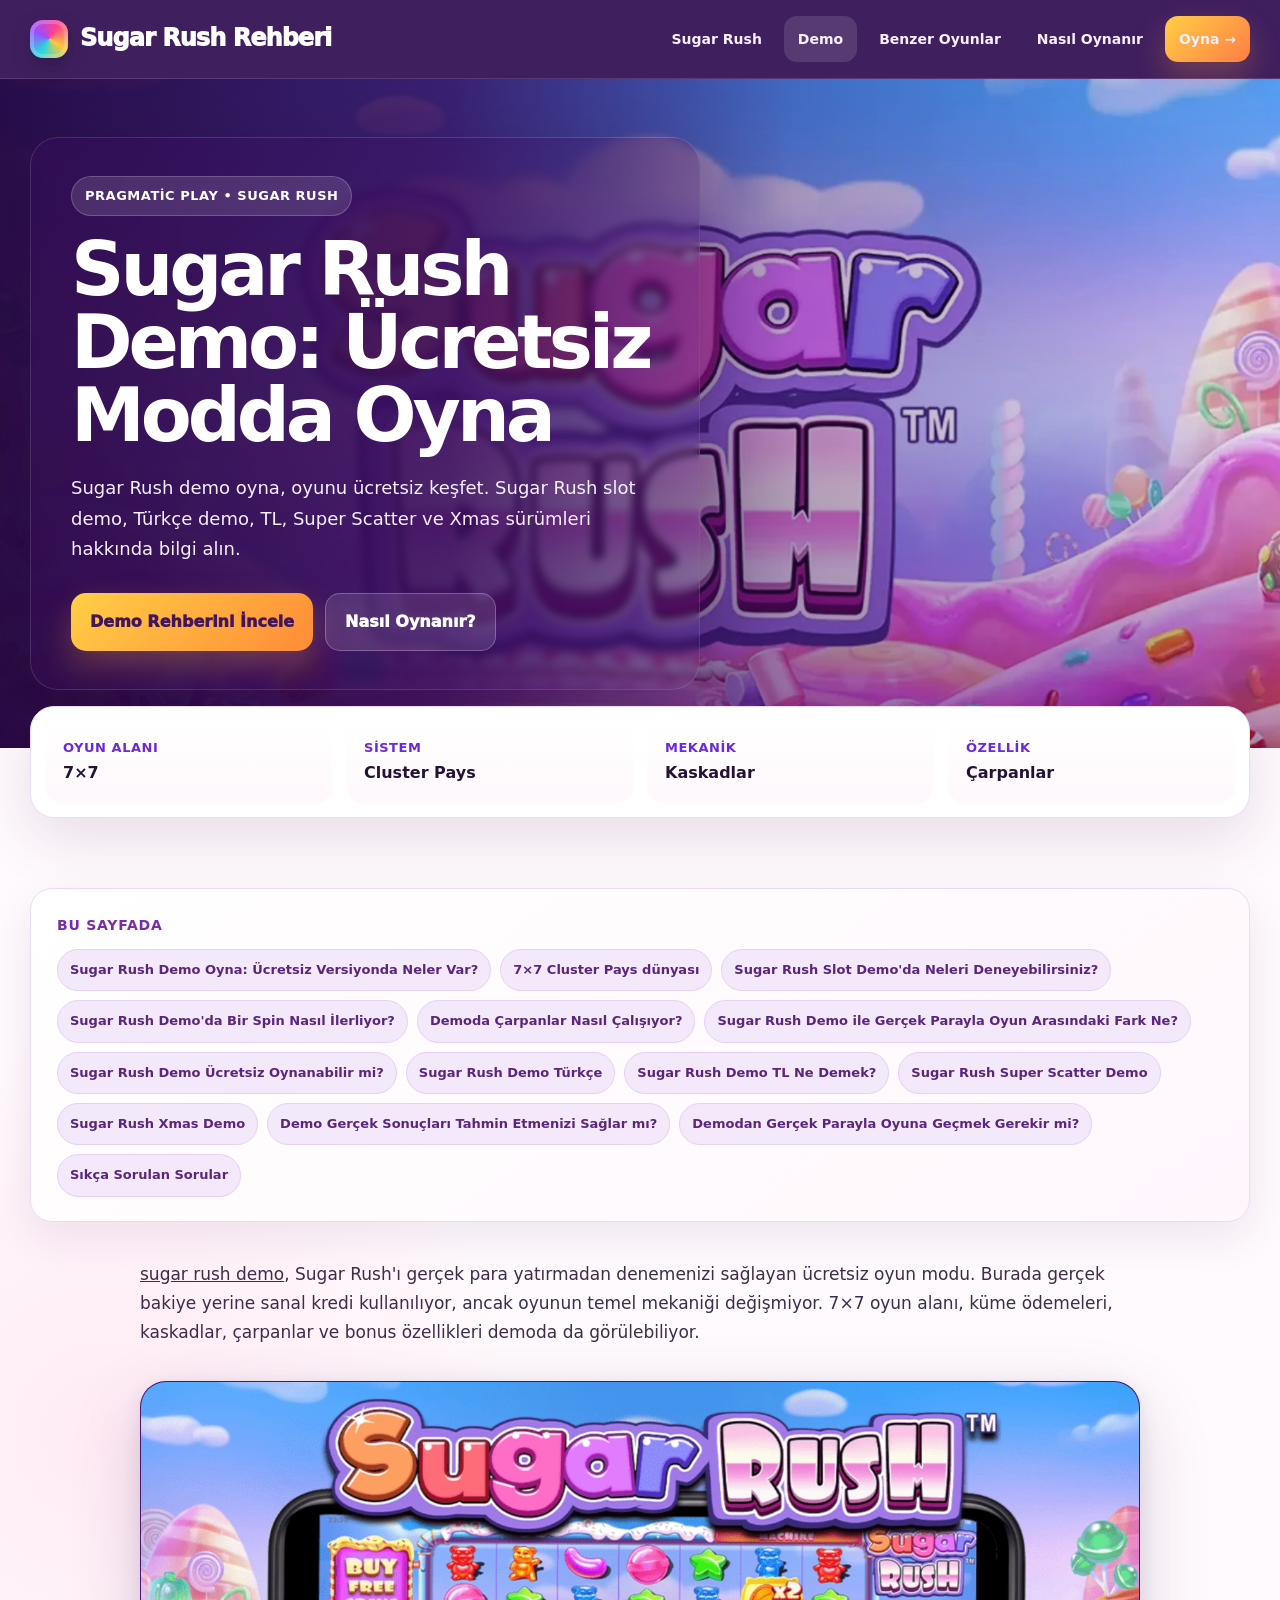
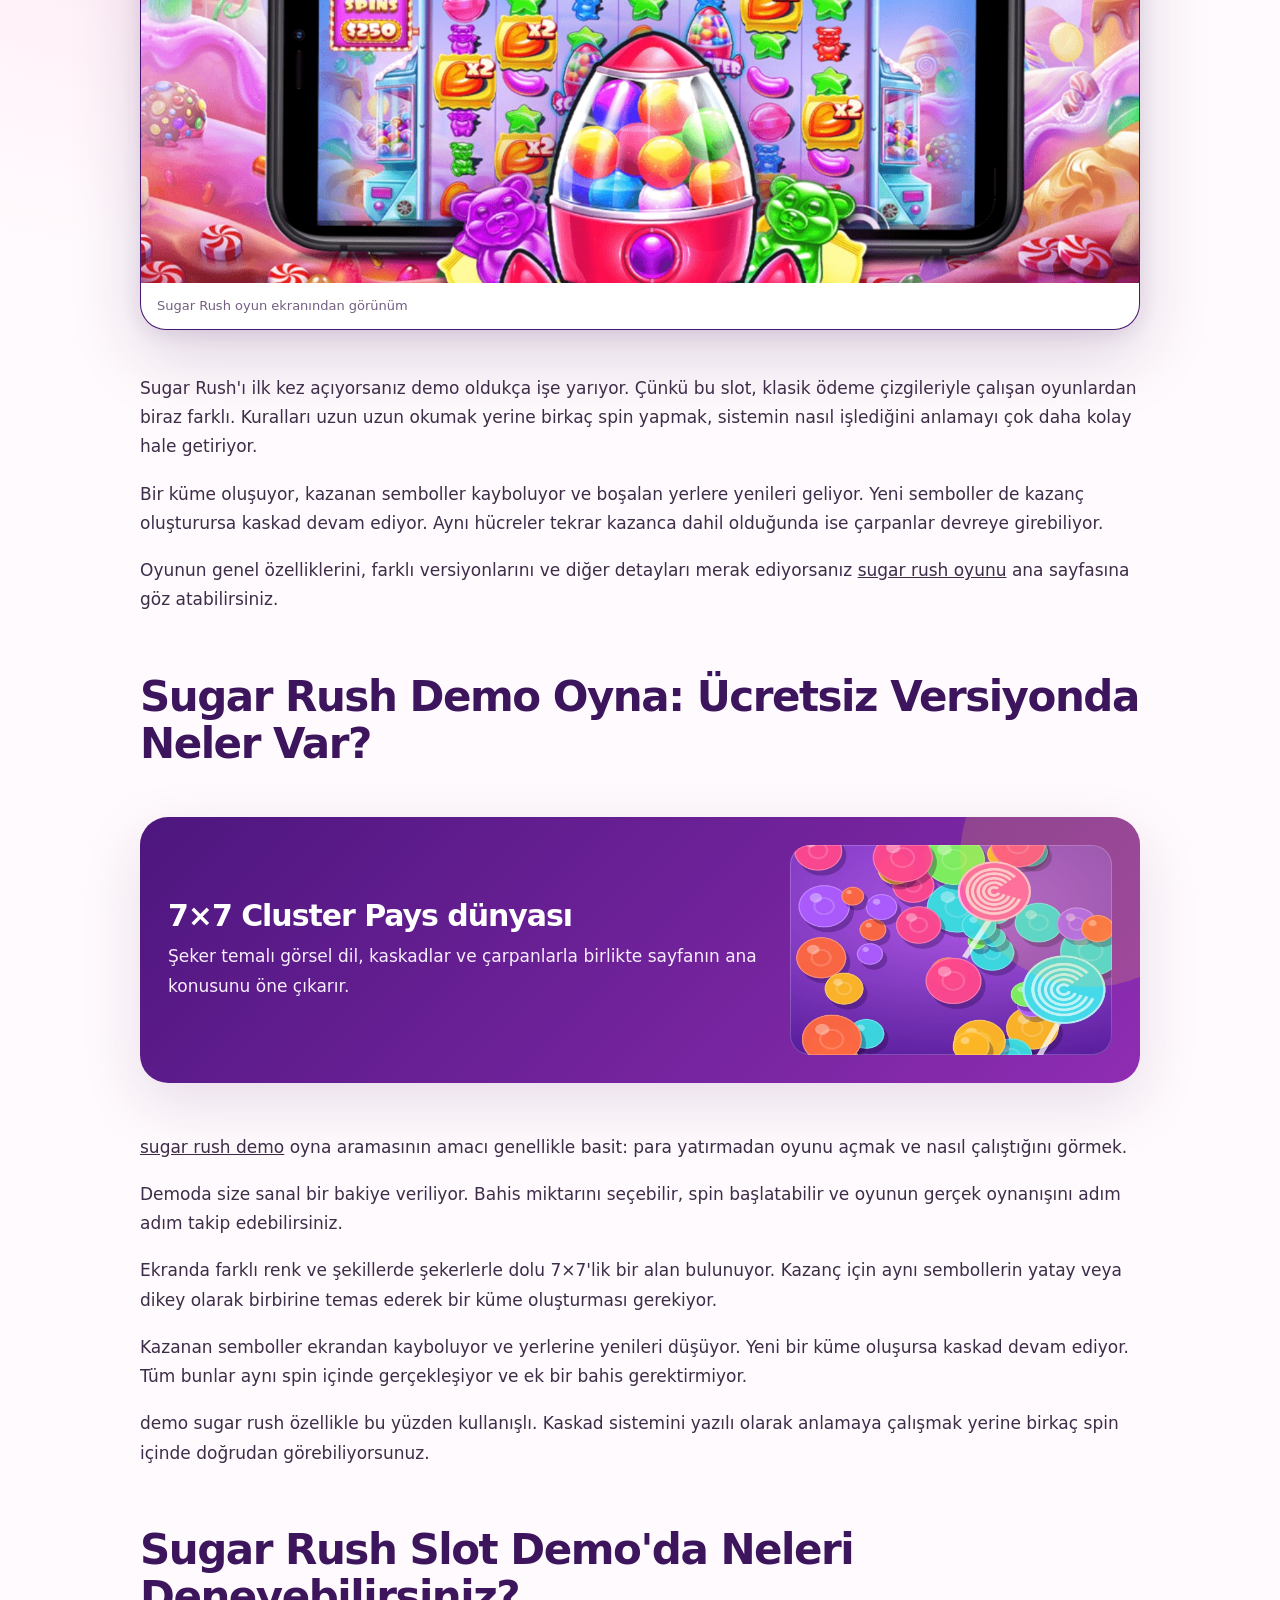
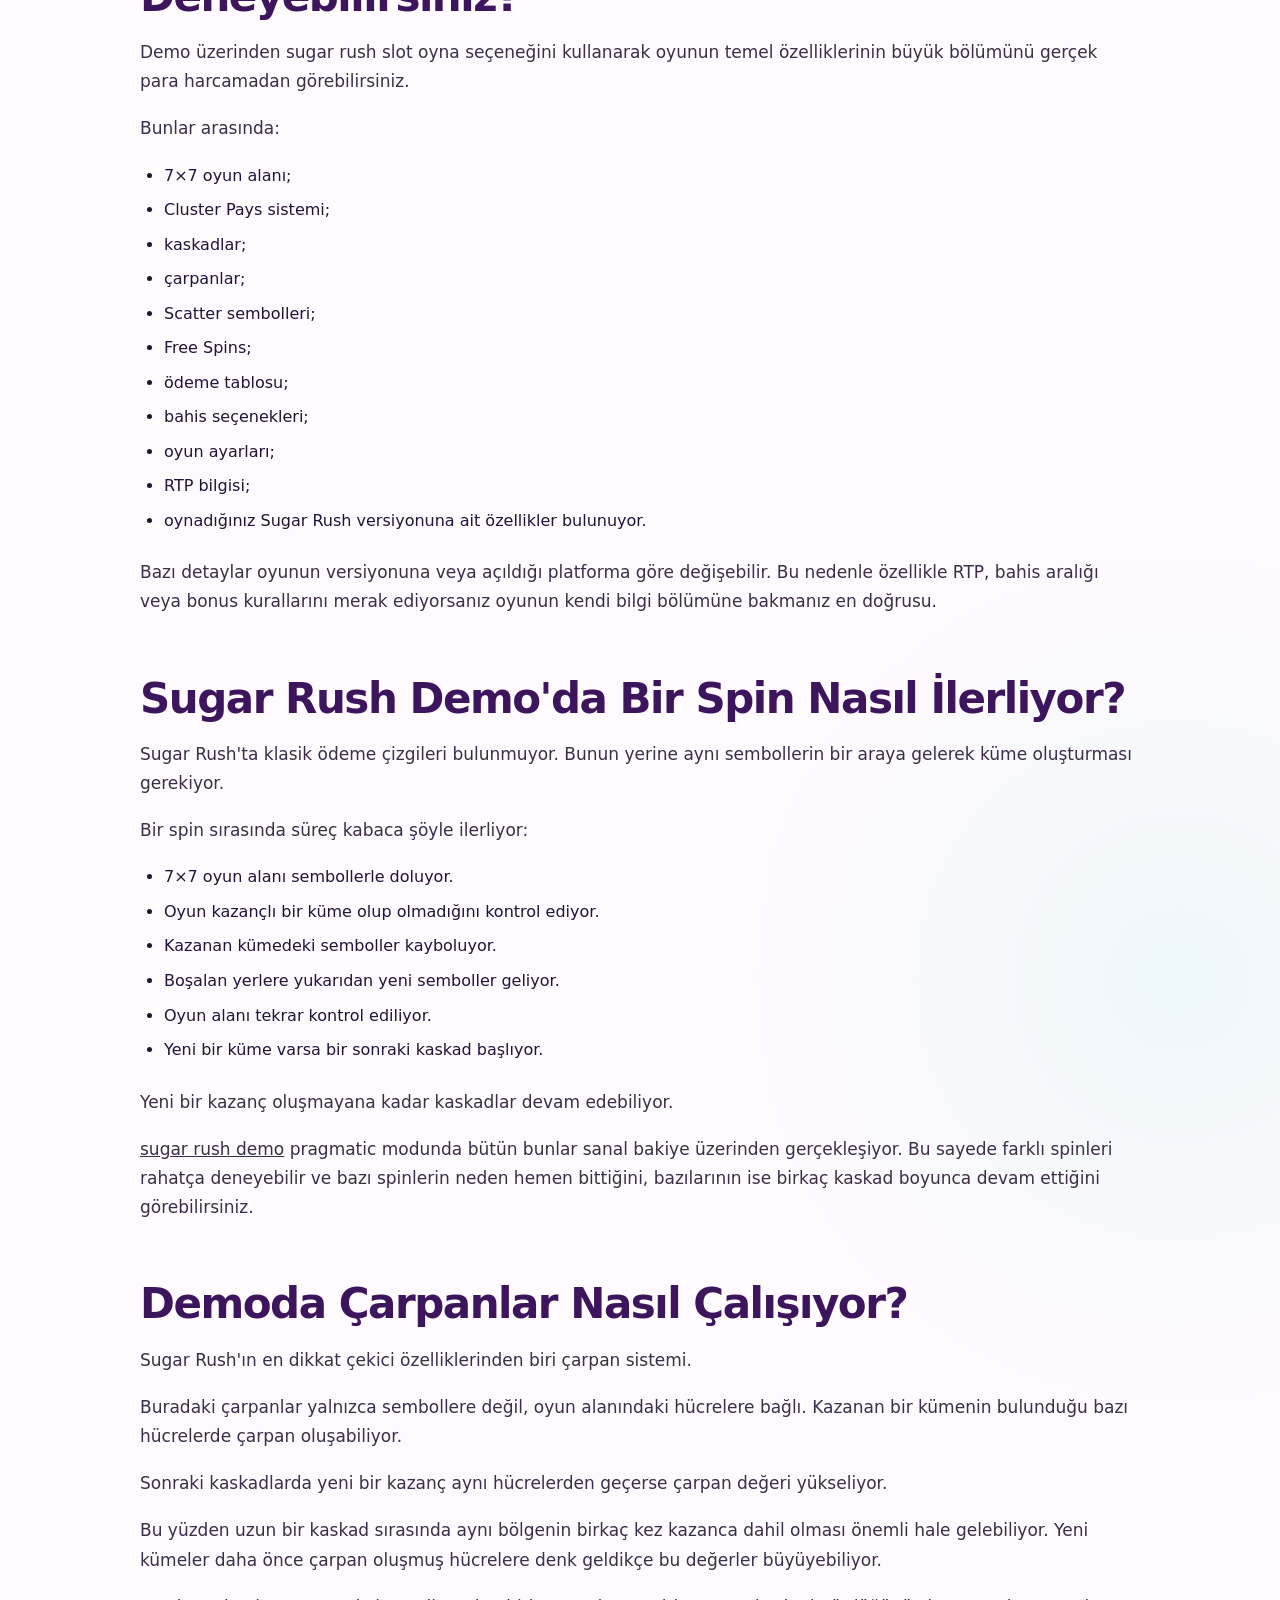
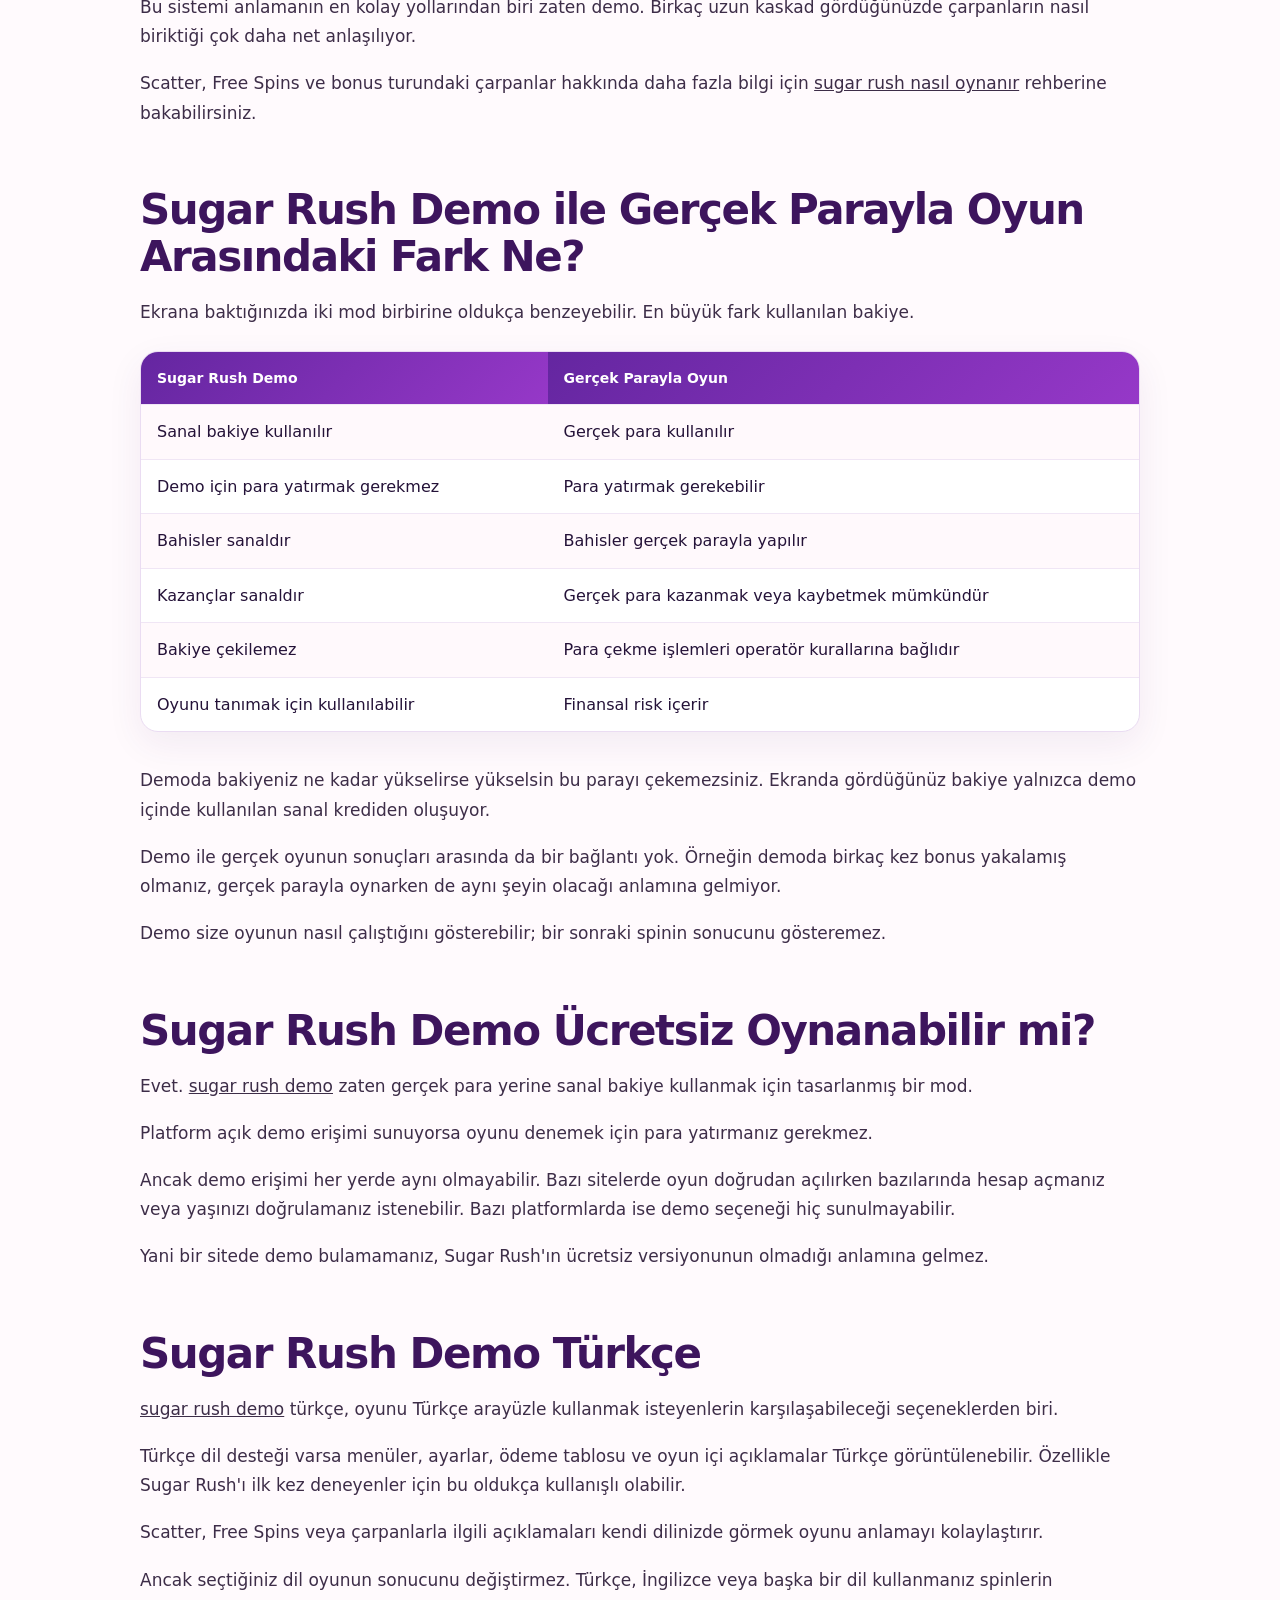
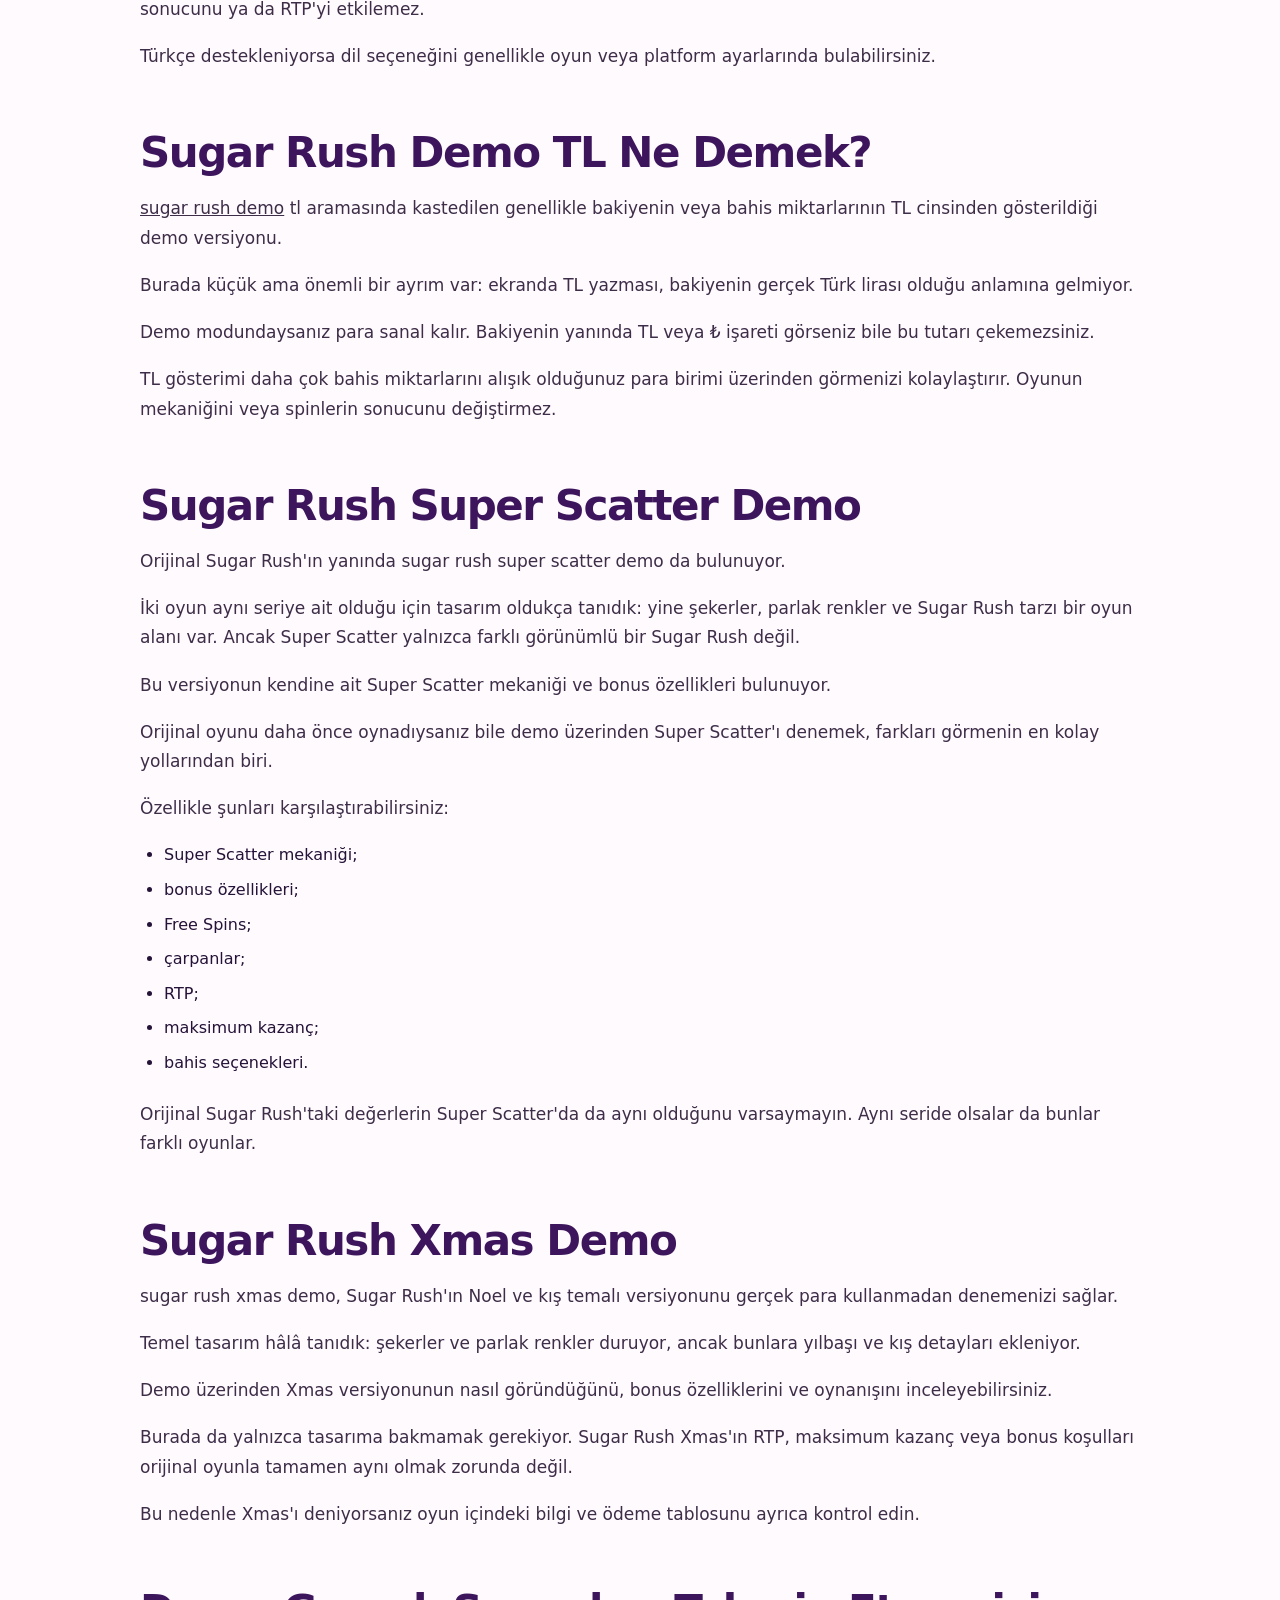
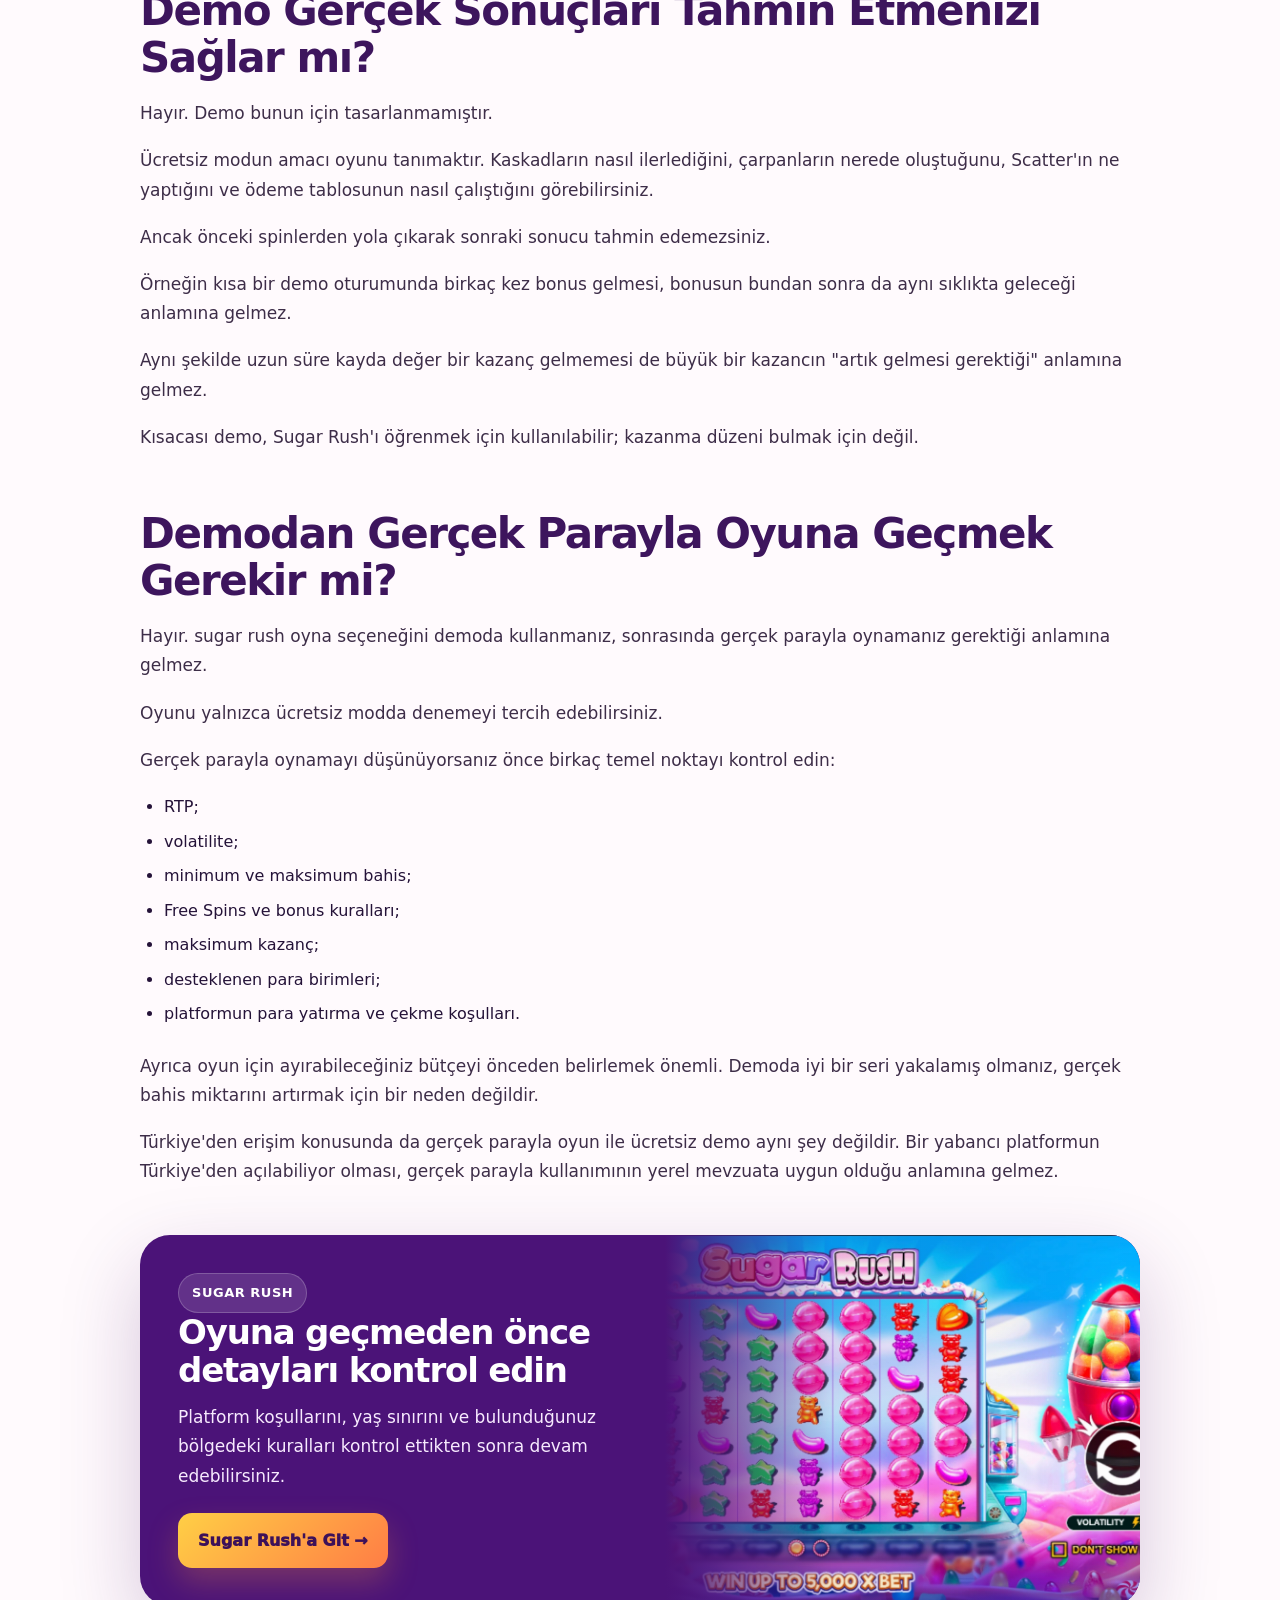
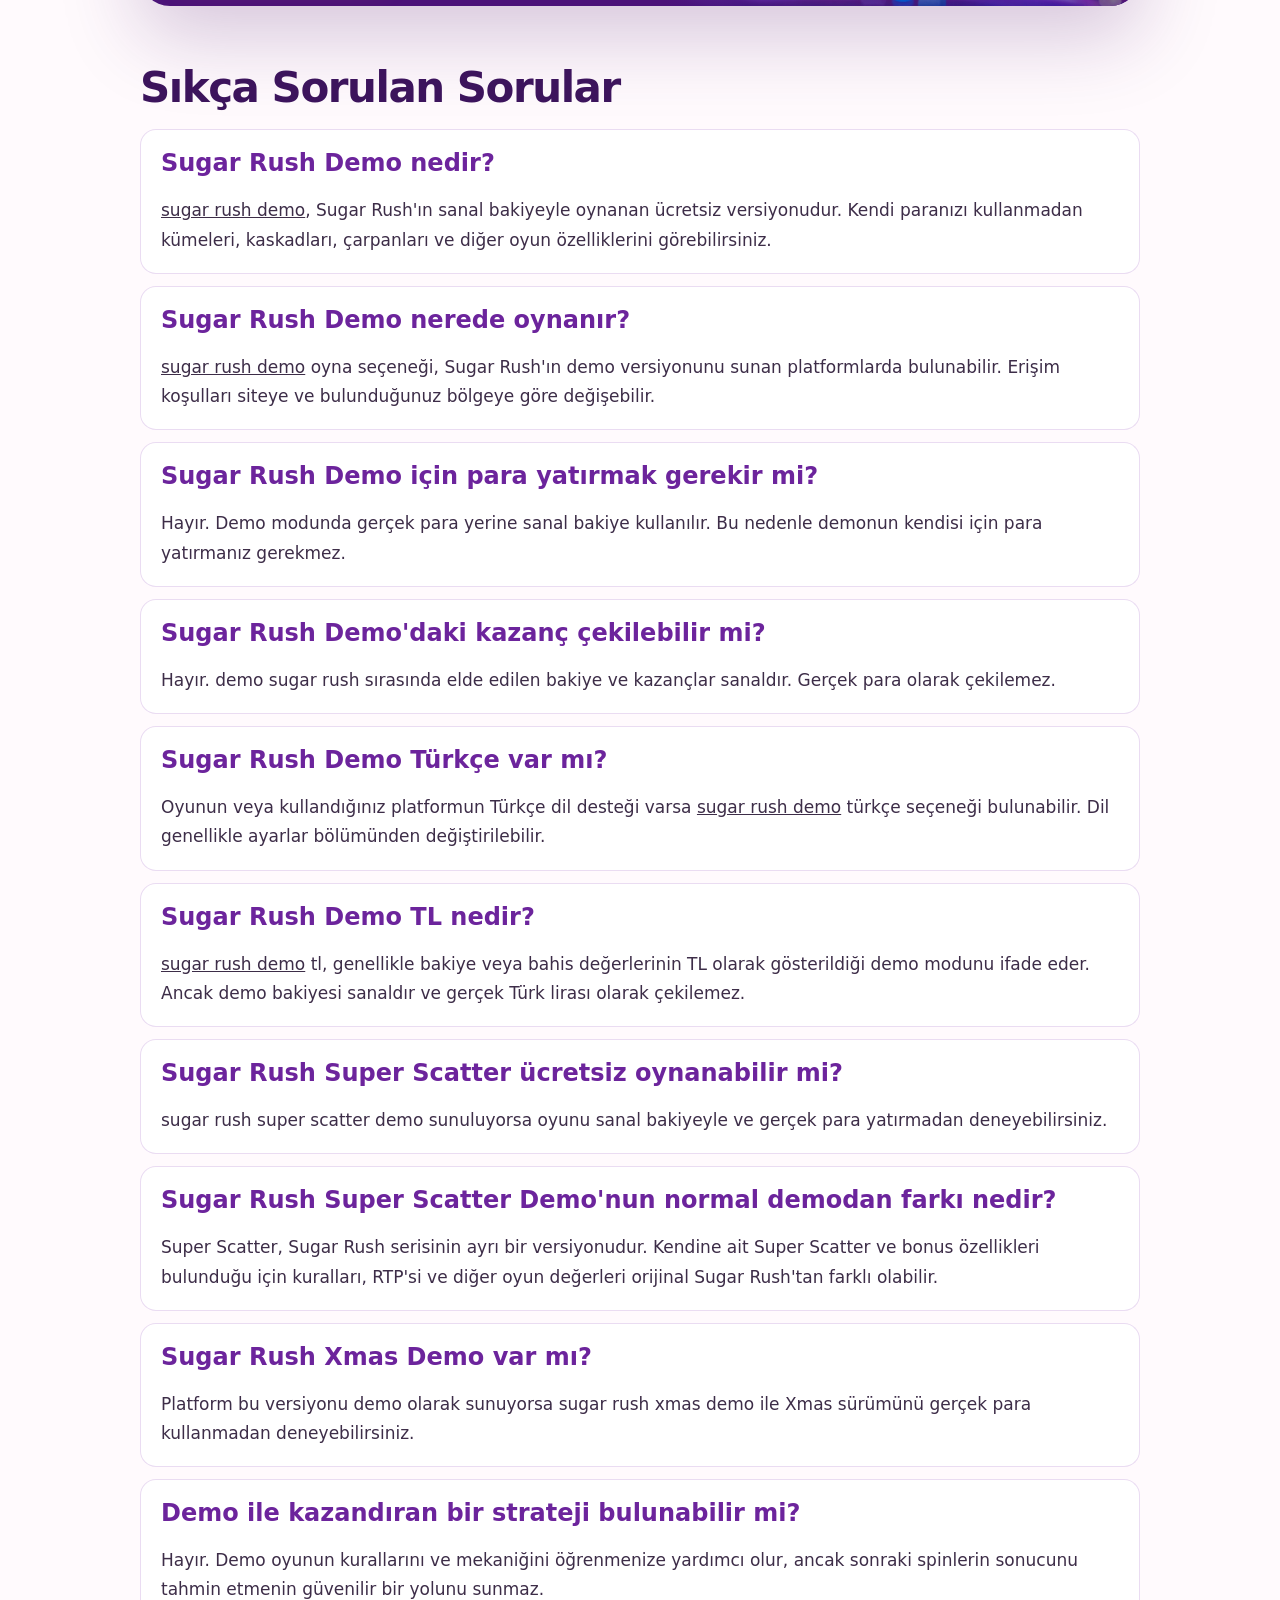
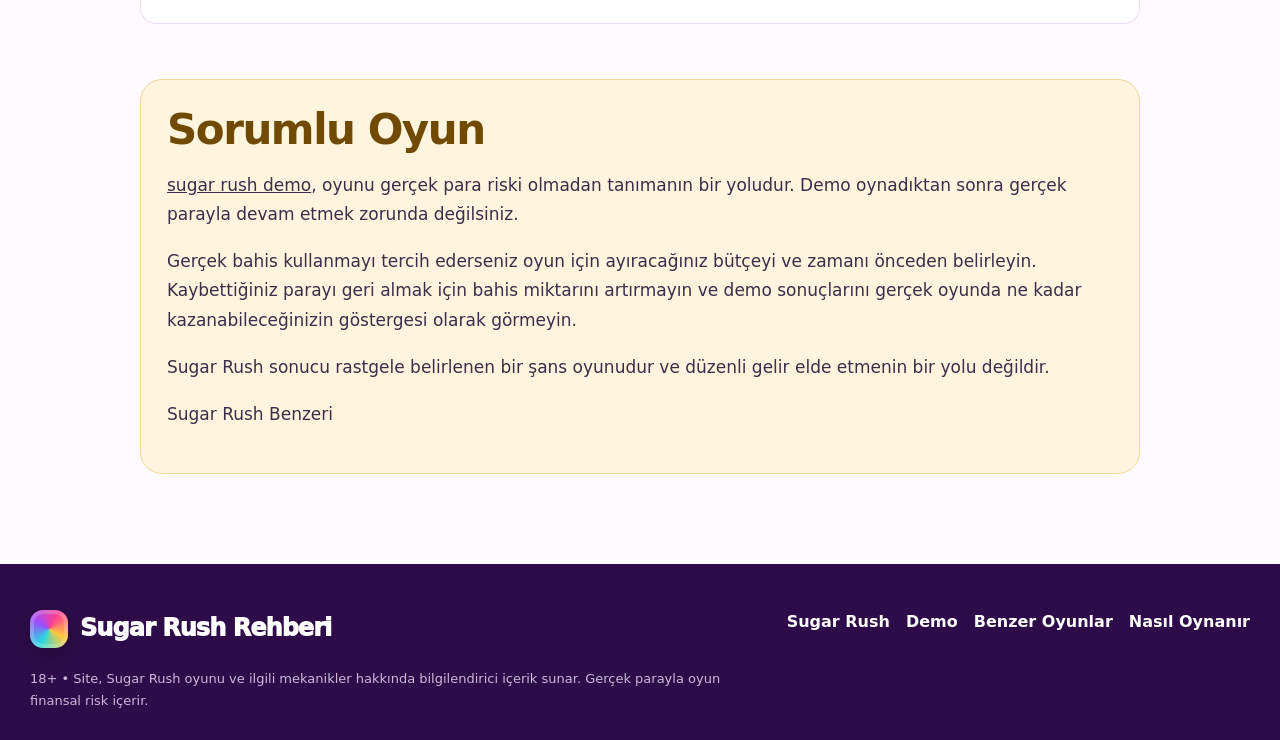
<file: TR/sugar-rush-demo/index.html>
<!doctype html>
<html lang="tr">
<head>
  <meta name="google-site-verification" content="pCHDtq6x98TLRHREmxP4Zur49pEK9iedyOthyLe3v_Y" />
<meta charset="utf-8">
<meta name="viewport" content="width=device-width,initial-scale=1">
<title>Sugar Rush Demo Oyna – Ücretsiz Sugar Rush Slot Demo</title>
<meta name="description" content="Sugar Rush demo oyna, oyunu ücretsiz keşfet. Sugar Rush slot demo, Türkçe demo, TL, Super Scatter ve Xmas sürümleri hakkında bilgi alın.">
<link rel="canonical" href="https://gilerestaurant.com/TR/sugar-rush-demo/">
<link rel="stylesheet" href="/assets/css/style.css">
<meta name="theme-color" content="#43116f">
</head>
<body>
<header class="site-header">
 <div class="container nav">
  <a class="brand" href="/TR/"><span class="brand-mark"></span><span>Sugar Rush Rehberi</span></a>
  <button class="menu-btn" aria-label="Menüyü aç">Menü</button>
  <nav class="nav-links"><a class="" href="/TR/">Sugar Rush</a><a class="active" href="/TR/sugar-rush-demo/">Demo</a><a class="" href="/TR/sugar-rush-benzeri-oyunlar/">Benzer Oyunlar</a><a class="" href="/TR/sugar-rush-nasil-oynanir/">Nasıl Oynanır</a><a class="ref-btn" href="/go/" rel="nofollow sponsored">Oyna →</a></nav>
 </div>
</header>
<section class="hero">
 <div class="container hero-inner">
  <div class="hero-copy">
   <span class="eyebrow">Pragmatic Play • Sugar Rush</span>
   <h1>Sugar Rush Demo: Ücretsiz Modda Oyna</h1>
   <p>Sugar Rush demo oyna, oyunu ücretsiz keşfet. Sugar Rush slot demo, Türkçe demo, TL, Super Scatter ve Xmas sürümleri hakkında bilgi alın.</p>
   <div class="hero-actions">
    <a class="btn btn-primary" href="/TR/sugar-rush-demo/">Demo Rehberini İncele</a>
    <a class="btn btn-secondary" href="/TR/sugar-rush-nasil-oynanir/">Nasıl Oynanır?</a>
   </div>
  </div>
 </div>
</section>
<div class="quickbar">
 <div class="container quickgrid">
  <div class="quick"><b>Oyun Alanı</b><span>7×7</span></div>
  <div class="quick"><b>Sistem</b><span>Cluster Pays</span></div>
  <div class="quick"><b>Mekanik</b><span>Kaskadlar</span></div>
  <div class="quick"><b>Özellik</b><span>Çarpanlar</span></div>
 </div>
</div>
<main><div class="container"><nav class="anchor-card" aria-label="Sayfa içeriği"><strong>Bu sayfada</strong><ul class="anchor-list"><li><a href="#sugar-rush-demo-oyna-ucretsiz-versiyonda-neler-var">Sugar Rush Demo Oyna: Ücretsiz Versiyonda Neler Var?</a></li><li><a href="#7-7-cluster-pays-dunyasi">7×7 Cluster Pays dünyası</a></li><li><a href="#sugar-rush-slot-demo-x27-da-neleri-deneyebilirsiniz">Sugar Rush Slot Demo&#x27;da Neleri Deneyebilirsiniz?</a></li><li><a href="#sugar-rush-demo-x27-da-bir-spin-nasil-ilerliyor">Sugar Rush Demo&#x27;da Bir Spin Nasıl İlerliyor?</a></li><li><a href="#demoda-carpanlar-nasil-calisiyor">Demoda Çarpanlar Nasıl Çalışıyor?</a></li><li><a href="#sugar-rush-demo-ile-gercek-parayla-oyun-arasindaki-fark-ne">Sugar Rush Demo ile Gerçek Parayla Oyun Arasındaki Fark Ne?</a></li><li><a href="#sugar-rush-demo-ucretsiz-oynanabilir-mi">Sugar Rush Demo Ücretsiz Oynanabilir mi?</a></li><li><a href="#sugar-rush-demo-turkce">Sugar Rush Demo Türkçe</a></li><li><a href="#sugar-rush-demo-tl-ne-demek">Sugar Rush Demo TL Ne Demek?</a></li><li><a href="#sugar-rush-super-scatter-demo">Sugar Rush Super Scatter Demo</a></li><li><a href="#sugar-rush-xmas-demo">Sugar Rush Xmas Demo</a></li><li><a href="#demo-gercek-sonuclari-tahmin-etmenizi-saglar-mi">Demo Gerçek Sonuçları Tahmin Etmenizi Sağlar mı?</a></li><li><a href="#demodan-gercek-parayla-oyuna-gecmek-gerekir-mi">Demodan Gerçek Parayla Oyuna Geçmek Gerekir mi?</a></li><li><a href="#sikca-sorulan-sorular">Sıkça Sorulan Sorular</a></li></ul></nav></div><div class="container"><article class="content"><p><a href="/TR/sugar-rush-demo/">sugar rush demo</a>, Sugar Rush&#x27;ı gerçek para yatırmadan denemenizi sağlayan ücretsiz oyun modu. Burada gerçek bakiye yerine sanal kredi kullanılıyor, ancak oyunun temel mekaniği değişmiyor. 7×7 oyun alanı, küme ödemeleri, kaskadlar, çarpanlar ve bonus özellikleri demoda da görülebiliyor.</p><figure class="game-shot"><img src="/assets/images/sugar-rush-mobile.webp" alt="Sugar Rush oyun ekranı" loading="lazy"><figcaption>Sugar Rush oyun ekranından görünüm</figcaption></figure>
<p>Sugar Rush&#x27;ı ilk kez açıyorsanız demo oldukça işe yarıyor. Çünkü bu slot, klasik ödeme çizgileriyle çalışan oyunlardan biraz farklı. Kuralları uzun uzun okumak yerine birkaç spin yapmak, sistemin nasıl işlediğini anlamayı çok daha kolay hale getiriyor.</p>
<p>Bir küme oluşuyor, kazanan semboller kayboluyor ve boşalan yerlere yenileri geliyor. Yeni semboller de kazanç oluşturursa kaskad devam ediyor. Aynı hücreler tekrar kazanca dahil olduğunda ise çarpanlar devreye girebiliyor.</p>
<p>Oyunun genel özelliklerini, farklı versiyonlarını ve diğer detayları merak ediyorsanız <a href="/TR/">sugar rush oyunu</a> ana sayfasına göz atabilirsiniz.</p>
<h2 id="sugar-rush-demo-oyna-ucretsiz-versiyonda-neler-var">Sugar Rush Demo Oyna: Ücretsiz Versiyonda Neler Var?</h2>
<div class="feature-band"><div><h2 id="7-7-cluster-pays-dunyasi">7×7 Cluster Pays dünyası</h2><p>Şeker temalı görsel dil, kaskadlar ve çarpanlarla birlikte sayfanın ana konusunu öne çıkarır.</p></div><div class="candy-card" aria-hidden="true"></div></div>
<p><a href="/TR/sugar-rush-demo/"><a href="/TR/sugar-rush-demo/">sugar rush demo</a> oyna</a> aramasının amacı genellikle basit: para yatırmadan oyunu açmak ve nasıl çalıştığını görmek.</p>
<p>Demoda size sanal bir bakiye veriliyor. Bahis miktarını seçebilir, spin başlatabilir ve oyunun gerçek oynanışını adım adım takip edebilirsiniz.</p>
<p>Ekranda farklı renk ve şekillerde şekerlerle dolu 7×7&#x27;lik bir alan bulunuyor. Kazanç için aynı sembollerin yatay veya dikey olarak birbirine temas ederek bir küme oluşturması gerekiyor.</p>
<p>Kazanan semboller ekrandan kayboluyor ve yerlerine yenileri düşüyor. Yeni bir küme oluşursa kaskad devam ediyor. Tüm bunlar aynı spin içinde gerçekleşiyor ve ek bir bahis gerektirmiyor.</p>
<p>demo sugar rush özellikle bu yüzden kullanışlı. Kaskad sistemini yazılı olarak anlamaya çalışmak yerine birkaç spin içinde doğrudan görebiliyorsunuz.</p>
<h2 id="sugar-rush-slot-demo-x27-da-neleri-deneyebilirsiniz">Sugar Rush Slot Demo&#x27;da Neleri Deneyebilirsiniz?</h2>
<p>Demo üzerinden sugar rush slot oyna seçeneğini kullanarak oyunun temel özelliklerinin büyük bölümünü gerçek para harcamadan görebilirsiniz.</p>
<p>Bunlar arasında:</p>
<ul>
<li>7×7 oyun alanı;</li>
<li>Cluster Pays sistemi;</li>
<li>kaskadlar;</li>
<li>çarpanlar;</li>
<li>Scatter sembolleri;</li>
<li>Free Spins;</li>
<li>ödeme tablosu;</li>
<li>bahis seçenekleri;</li>
<li>oyun ayarları;</li>
<li>RTP bilgisi;</li>
<li>oynadığınız Sugar Rush versiyonuna ait özellikler bulunuyor.</li>
</ul>
<p>Bazı detaylar oyunun versiyonuna veya açıldığı platforma göre değişebilir. Bu nedenle özellikle RTP, bahis aralığı veya bonus kurallarını merak ediyorsanız oyunun kendi bilgi bölümüne bakmanız en doğrusu.</p>
<h2 id="sugar-rush-demo-x27-da-bir-spin-nasil-ilerliyor">Sugar Rush Demo&#x27;da Bir Spin Nasıl İlerliyor?</h2>
<p>Sugar Rush&#x27;ta klasik ödeme çizgileri bulunmuyor. Bunun yerine aynı sembollerin bir araya gelerek küme oluşturması gerekiyor.</p>
<p>Bir spin sırasında süreç kabaca şöyle ilerliyor:</p>
<ul>
<li>7×7 oyun alanı sembollerle doluyor.</li>
<li>Oyun kazançlı bir küme olup olmadığını kontrol ediyor.</li>
<li>Kazanan kümedeki semboller kayboluyor.</li>
<li>Boşalan yerlere yukarıdan yeni semboller geliyor.</li>
<li>Oyun alanı tekrar kontrol ediliyor.</li>
<li>Yeni bir küme varsa bir sonraki kaskad başlıyor.</li>
</ul>
<p>Yeni bir kazanç oluşmayana kadar kaskadlar devam edebiliyor.</p>
<p><a href="/TR/sugar-rush-demo/">sugar rush demo</a> pragmatic modunda bütün bunlar sanal bakiye üzerinden gerçekleşiyor. Bu sayede farklı spinleri rahatça deneyebilir ve bazı spinlerin neden hemen bittiğini, bazılarının ise birkaç kaskad boyunca devam ettiğini görebilirsiniz.</p>
<h2 id="demoda-carpanlar-nasil-calisiyor">Demoda Çarpanlar Nasıl Çalışıyor?</h2>
<p>Sugar Rush&#x27;ın en dikkat çekici özelliklerinden biri çarpan sistemi.</p>
<p>Buradaki çarpanlar yalnızca sembollere değil, oyun alanındaki hücrelere bağlı. Kazanan bir kümenin bulunduğu bazı hücrelerde çarpan oluşabiliyor.</p>
<p>Sonraki kaskadlarda yeni bir kazanç aynı hücrelerden geçerse çarpan değeri yükseliyor.</p>
<p>Bu yüzden uzun bir kaskad sırasında aynı bölgenin birkaç kez kazanca dahil olması önemli hale gelebiliyor. Yeni kümeler daha önce çarpan oluşmuş hücrelere denk geldikçe bu değerler büyüyebiliyor.</p>
<p>Bu sistemi anlamanın en kolay yollarından biri zaten demo. Birkaç uzun kaskad gördüğünüzde çarpanların nasıl biriktiği çok daha net anlaşılıyor.</p>
<p>Scatter, Free Spins ve bonus turundaki çarpanlar hakkında daha fazla bilgi için <a href="/TR/sugar-rush-nasil-oynanir/">sugar rush nasıl oynanır</a> rehberine bakabilirsiniz.</p>
<h2 id="sugar-rush-demo-ile-gercek-parayla-oyun-arasindaki-fark-ne">Sugar Rush Demo ile Gerçek Parayla Oyun Arasındaki Fark Ne?</h2>
<p>Ekrana baktığınızda iki mod birbirine oldukça benzeyebilir. En büyük fark kullanılan bakiye.</p>
<table><tbody><tr><th>Sugar Rush Demo</th><th>Gerçek Parayla Oyun</th></tr><tr><td>Sanal bakiye kullanılır</td><td>Gerçek para kullanılır</td></tr><tr><td>Demo için para yatırmak gerekmez</td><td>Para yatırmak gerekebilir</td></tr><tr><td>Bahisler sanaldır</td><td>Bahisler gerçek parayla yapılır</td></tr><tr><td>Kazançlar sanaldır</td><td>Gerçek para kazanmak veya kaybetmek mümkündür</td></tr><tr><td>Bakiye çekilemez</td><td>Para çekme işlemleri operatör kurallarına bağlıdır</td></tr><tr><td>Oyunu tanımak için kullanılabilir</td><td>Finansal risk içerir</td></tr></tbody></table>
<p>Demoda bakiyeniz ne kadar yükselirse yükselsin bu parayı çekemezsiniz. Ekranda gördüğünüz bakiye yalnızca demo içinde kullanılan sanal krediden oluşuyor.</p>
<p>Demo ile gerçek oyunun sonuçları arasında da bir bağlantı yok. Örneğin demoda birkaç kez bonus yakalamış olmanız, gerçek parayla oynarken de aynı şeyin olacağı anlamına gelmiyor.</p>
<p>Demo size oyunun nasıl çalıştığını gösterebilir; bir sonraki spinin sonucunu gösteremez.</p>
<h2 id="sugar-rush-demo-ucretsiz-oynanabilir-mi">Sugar Rush Demo Ücretsiz Oynanabilir mi?</h2>
<p>Evet. <a href="/TR/sugar-rush-demo/">sugar rush demo</a> zaten gerçek para yerine sanal bakiye kullanmak için tasarlanmış bir mod.</p>
<p>Platform açık demo erişimi sunuyorsa oyunu denemek için para yatırmanız gerekmez.</p>
<p>Ancak demo erişimi her yerde aynı olmayabilir. Bazı sitelerde oyun doğrudan açılırken bazılarında hesap açmanız veya yaşınızı doğrulamanız istenebilir. Bazı platformlarda ise demo seçeneği hiç sunulmayabilir.</p>
<p>Yani bir sitede demo bulamamanız, Sugar Rush&#x27;ın ücretsiz versiyonunun olmadığı anlamına gelmez.</p>
<h2 id="sugar-rush-demo-turkce">Sugar Rush Demo Türkçe</h2>
<p><a href="/TR/sugar-rush-demo/">sugar rush demo</a> türkçe, oyunu Türkçe arayüzle kullanmak isteyenlerin karşılaşabileceği seçeneklerden biri.</p>
<p>Türkçe dil desteği varsa menüler, ayarlar, ödeme tablosu ve oyun içi açıklamalar Türkçe görüntülenebilir. Özellikle Sugar Rush&#x27;ı ilk kez deneyenler için bu oldukça kullanışlı olabilir.</p>
<p>Scatter, Free Spins veya çarpanlarla ilgili açıklamaları kendi dilinizde görmek oyunu anlamayı kolaylaştırır.</p>
<p>Ancak seçtiğiniz dil oyunun sonucunu değiştirmez. Türkçe, İngilizce veya başka bir dil kullanmanız spinlerin sonucunu ya da RTP&#x27;yi etkilemez.</p>
<p>Türkçe destekleniyorsa dil seçeneğini genellikle oyun veya platform ayarlarında bulabilirsiniz.</p>
<h2 id="sugar-rush-demo-tl-ne-demek">Sugar Rush Demo TL Ne Demek?</h2>
<p><a href="/TR/sugar-rush-demo/">sugar rush demo</a> tl aramasında kastedilen genellikle bakiyenin veya bahis miktarlarının TL cinsinden gösterildiği demo versiyonu.</p>
<p>Burada küçük ama önemli bir ayrım var: ekranda TL yazması, bakiyenin gerçek Türk lirası olduğu anlamına gelmiyor.</p>
<p>Demo modundaysanız para sanal kalır. Bakiyenin yanında TL veya ₺ işareti görseniz bile bu tutarı çekemezsiniz.</p>
<p>TL gösterimi daha çok bahis miktarlarını alışık olduğunuz para birimi üzerinden görmenizi kolaylaştırır. Oyunun mekaniğini veya spinlerin sonucunu değiştirmez.</p>
<h2 id="sugar-rush-super-scatter-demo">Sugar Rush Super Scatter Demo</h2>
<p>Orijinal Sugar Rush&#x27;ın yanında sugar rush super scatter demo da bulunuyor.</p>
<p>İki oyun aynı seriye ait olduğu için tasarım oldukça tanıdık: yine şekerler, parlak renkler ve Sugar Rush tarzı bir oyun alanı var. Ancak Super Scatter yalnızca farklı görünümlü bir Sugar Rush değil.</p>
<p>Bu versiyonun kendine ait Super Scatter mekaniği ve bonus özellikleri bulunuyor.</p>
<p>Orijinal oyunu daha önce oynadıysanız bile demo üzerinden Super Scatter&#x27;ı denemek, farkları görmenin en kolay yollarından biri.</p>
<p>Özellikle şunları karşılaştırabilirsiniz:</p>
<ul>
<li>Super Scatter mekaniği;</li>
<li>bonus özellikleri;</li>
<li>Free Spins;</li>
<li>çarpanlar;</li>
<li>RTP;</li>
<li>maksimum kazanç;</li>
<li>bahis seçenekleri.</li>
</ul>
<p>Orijinal Sugar Rush&#x27;taki değerlerin Super Scatter&#x27;da da aynı olduğunu varsaymayın. Aynı seride olsalar da bunlar farklı oyunlar.</p>
<h2 id="sugar-rush-xmas-demo">Sugar Rush Xmas Demo</h2>
<p>sugar rush xmas demo, Sugar Rush&#x27;ın Noel ve kış temalı versiyonunu gerçek para kullanmadan denemenizi sağlar.</p>
<p>Temel tasarım hâlâ tanıdık: şekerler ve parlak renkler duruyor, ancak bunlara yılbaşı ve kış detayları ekleniyor.</p>
<p>Demo üzerinden Xmas versiyonunun nasıl göründüğünü, bonus özelliklerini ve oynanışını inceleyebilirsiniz.</p>
<p>Burada da yalnızca tasarıma bakmamak gerekiyor. Sugar Rush Xmas&#x27;ın RTP, maksimum kazanç veya bonus koşulları orijinal oyunla tamamen aynı olmak zorunda değil.</p>
<p>Bu nedenle Xmas&#x27;ı deniyorsanız oyun içindeki bilgi ve ödeme tablosunu ayrıca kontrol edin.</p>
<h2 id="demo-gercek-sonuclari-tahmin-etmenizi-saglar-mi">Demo Gerçek Sonuçları Tahmin Etmenizi Sağlar mı?</h2>
<p>Hayır. Demo bunun için tasarlanmamıştır.</p>
<p>Ücretsiz modun amacı oyunu tanımaktır. Kaskadların nasıl ilerlediğini, çarpanların nerede oluştuğunu, Scatter&#x27;ın ne yaptığını ve ödeme tablosunun nasıl çalıştığını görebilirsiniz.</p>
<p>Ancak önceki spinlerden yola çıkarak sonraki sonucu tahmin edemezsiniz.</p>
<p>Örneğin kısa bir demo oturumunda birkaç kez bonus gelmesi, bonusun bundan sonra da aynı sıklıkta geleceği anlamına gelmez.</p>
<p>Aynı şekilde uzun süre kayda değer bir kazanç gelmemesi de büyük bir kazancın &quot;artık gelmesi gerektiği&quot; anlamına gelmez.</p>
<p>Kısacası demo, Sugar Rush&#x27;ı öğrenmek için kullanılabilir; kazanma düzeni bulmak için değil.</p>
<h2 id="demodan-gercek-parayla-oyuna-gecmek-gerekir-mi">Demodan Gerçek Parayla Oyuna Geçmek Gerekir mi?</h2>
<p>Hayır. sugar rush oyna seçeneğini demoda kullanmanız, sonrasında gerçek parayla oynamanız gerektiği anlamına gelmez.</p>
<p>Oyunu yalnızca ücretsiz modda denemeyi tercih edebilirsiniz.</p>
<p>Gerçek parayla oynamayı düşünüyorsanız önce birkaç temel noktayı kontrol edin:</p>
<ul>
<li>RTP;</li>
<li>volatilite;</li>
<li>minimum ve maksimum bahis;</li>
<li>Free Spins ve bonus kuralları;</li>
<li>maksimum kazanç;</li>
<li>desteklenen para birimleri;</li>
<li>platformun para yatırma ve çekme koşulları.</li>
</ul>
<p>Ayrıca oyun için ayırabileceğiniz bütçeyi önceden belirlemek önemli. Demoda iyi bir seri yakalamış olmanız, gerçek bahis miktarını artırmak için bir neden değildir.</p>
<p>Türkiye&#x27;den erişim konusunda da gerçek parayla oyun ile ücretsiz demo aynı şey değildir. Bir yabancı platformun Türkiye&#x27;den açılabiliyor olması, gerçek parayla kullanımının yerel mevzuata uygun olduğu anlamına gelmez.</p>
<section class="ref-card">
      <div class="ref-card-copy">
        <span class="eyebrow">Sugar Rush</span>
        <h2>Oyuna geçmeden önce detayları kontrol edin</h2>
        <p>Platform koşullarını, yaş sınırını ve bulunduğunuz bölgedeki kuralları kontrol ettikten sonra devam edebilirsiniz.</p>
        <a class="ref-btn" href="/go/" rel="nofollow sponsored">Sugar Rush'a Git →</a>
      </div>
      <div class="ref-card-media" aria-hidden="true"></div>
    </section><section class="faq"><h2 id="sikca-sorulan-sorular">Sıkça Sorulan Sorular</h2>
<h3 id="sugar-rush-demo-nedir">Sugar Rush Demo nedir?</h3>
<p><a href="/TR/sugar-rush-demo/">sugar rush demo</a>, Sugar Rush&#x27;ın sanal bakiyeyle oynanan ücretsiz versiyonudur. Kendi paranızı kullanmadan kümeleri, kaskadları, çarpanları ve diğer oyun özelliklerini görebilirsiniz.</p>
<h3 id="sugar-rush-demo-nerede-oynanir">Sugar Rush Demo nerede oynanır?</h3>
<p><a href="/TR/sugar-rush-demo/"><a href="/TR/sugar-rush-demo/">sugar rush demo</a> oyna</a> seçeneği, Sugar Rush&#x27;ın demo versiyonunu sunan platformlarda bulunabilir. Erişim koşulları siteye ve bulunduğunuz bölgeye göre değişebilir.</p>
<h3 id="sugar-rush-demo-icin-para-yatirmak-gerekir-mi">Sugar Rush Demo için para yatırmak gerekir mi?</h3>
<p>Hayır. Demo modunda gerçek para yerine sanal bakiye kullanılır. Bu nedenle demonun kendisi için para yatırmanız gerekmez.</p>
<h3 id="sugar-rush-demo-x27-daki-kazanc-cekilebilir-mi">Sugar Rush Demo&#x27;daki kazanç çekilebilir mi?</h3>
<p>Hayır. demo sugar rush sırasında elde edilen bakiye ve kazançlar sanaldır. Gerçek para olarak çekilemez.</p>
<h3 id="sugar-rush-demo-turkce-var-mi">Sugar Rush Demo Türkçe var mı?</h3>
<p>Oyunun veya kullandığınız platformun Türkçe dil desteği varsa <a href="/TR/sugar-rush-demo/">sugar rush demo</a> türkçe seçeneği bulunabilir. Dil genellikle ayarlar bölümünden değiştirilebilir.</p>
<h3 id="sugar-rush-demo-tl-nedir">Sugar Rush Demo TL nedir?</h3>
<p><a href="/TR/sugar-rush-demo/">sugar rush demo</a> tl, genellikle bakiye veya bahis değerlerinin TL olarak gösterildiği demo modunu ifade eder. Ancak demo bakiyesi sanaldır ve gerçek Türk lirası olarak çekilemez.</p>
<h3 id="sugar-rush-super-scatter-ucretsiz-oynanabilir-mi">Sugar Rush Super Scatter ücretsiz oynanabilir mi?</h3>
<p>sugar rush super scatter demo sunuluyorsa oyunu sanal bakiyeyle ve gerçek para yatırmadan deneyebilirsiniz.</p>
<h3 id="sugar-rush-super-scatter-demo-x27-nun-normal-demodan-farki-nedir">Sugar Rush Super Scatter Demo&#x27;nun normal demodan farkı nedir?</h3>
<p>Super Scatter, Sugar Rush serisinin ayrı bir versiyonudur. Kendine ait Super Scatter ve bonus özellikleri bulunduğu için kuralları, RTP&#x27;si ve diğer oyun değerleri orijinal Sugar Rush&#x27;tan farklı olabilir.</p>
<h3 id="sugar-rush-xmas-demo-var-mi">Sugar Rush Xmas Demo var mı?</h3>
<p>Platform bu versiyonu demo olarak sunuyorsa sugar rush xmas demo ile Xmas sürümünü gerçek para kullanmadan deneyebilirsiniz.</p>
<h3 id="demo-ile-kazandiran-bir-strateji-bulunabilir-mi">Demo ile kazandıran bir strateji bulunabilir mi?</h3>
<p>Hayır. Demo oyunun kurallarını ve mekaniğini öğrenmenize yardımcı olur, ancak sonraki spinlerin sonucunu tahmin etmenin güvenilir bir yolunu sunmaz.</p>
</section>
<section class="responsible"><h2 id="sorumlu-oyun">Sorumlu Oyun</h2>
<p><a href="/TR/sugar-rush-demo/">sugar rush demo</a>, oyunu gerçek para riski olmadan tanımanın bir yoludur. Demo oynadıktan sonra gerçek parayla devam etmek zorunda değilsiniz.</p>
<p>Gerçek bahis kullanmayı tercih ederseniz oyun için ayıracağınız bütçeyi ve zamanı önceden belirleyin. Kaybettiğiniz parayı geri almak için bahis miktarını artırmayın ve demo sonuçlarını gerçek oyunda ne kadar kazanabileceğinizin göstergesi olarak görmeyin.</p>
<p>Sugar Rush sonucu rastgele belirlenen bir şans oyunudur ve düzenli gelir elde etmenin bir yolu değildir.</p>
<p>Sugar Rush Benzeri</p>
</section></article></div></main>
<footer class="site-footer">
 <div class="container footer-grid">
  <div>
   <a class="brand" href="/TR/"><span class="brand-mark"></span><span>Sugar Rush Rehberi</span></a>
   <div class="footer-note">18+ • Site, Sugar Rush oyunu ve ilgili mekanikler hakkında bilgilendirici içerik sunar. Gerçek parayla oyun finansal risk içerir.</div>
  </div>
  <nav class="footer-nav"><a href="/TR/">Sugar Rush</a><a href="/TR/sugar-rush-demo/">Demo</a><a href="/TR/sugar-rush-benzeri-oyunlar/">Benzer Oyunlar</a><a href="/TR/sugar-rush-nasil-oynanir/">Nasıl Oynanır</a></nav>
 </div>
</footer>
<script src="/assets/js/main.js"></script>
</body></html>
</file>
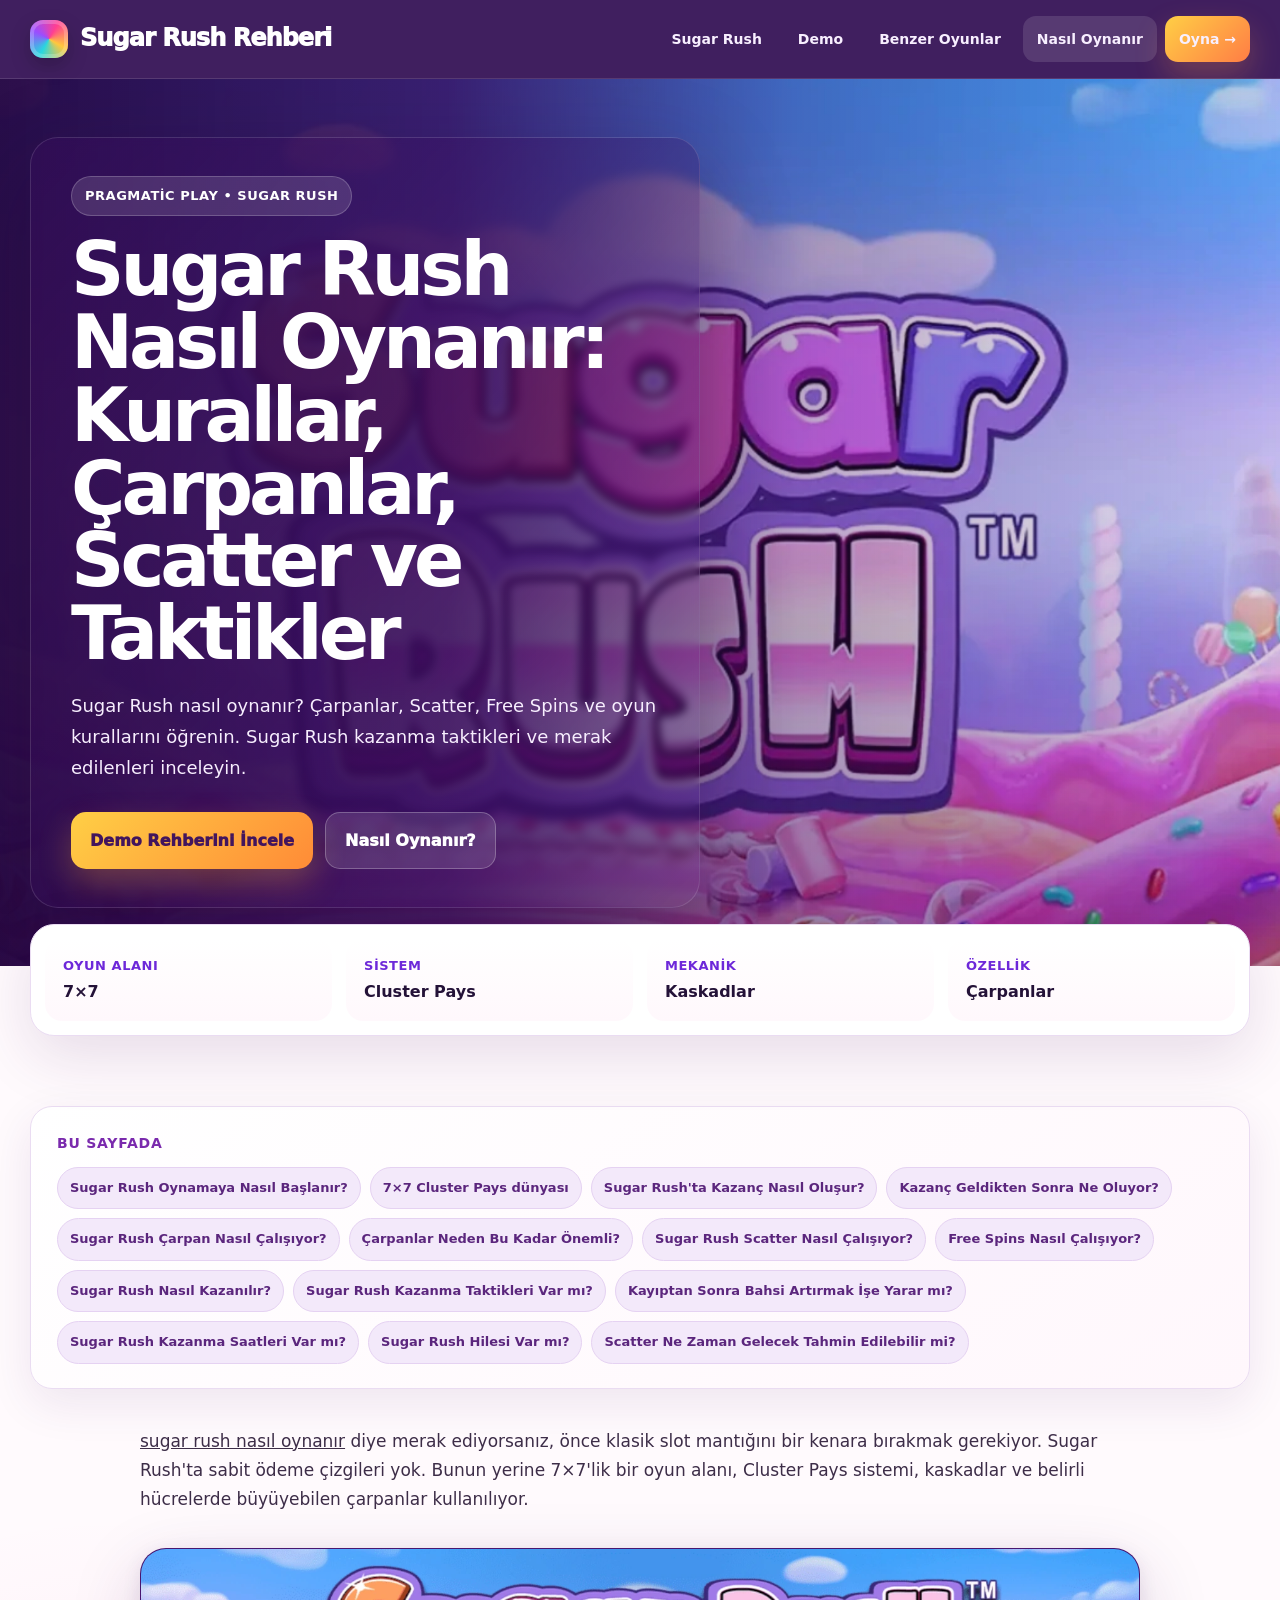
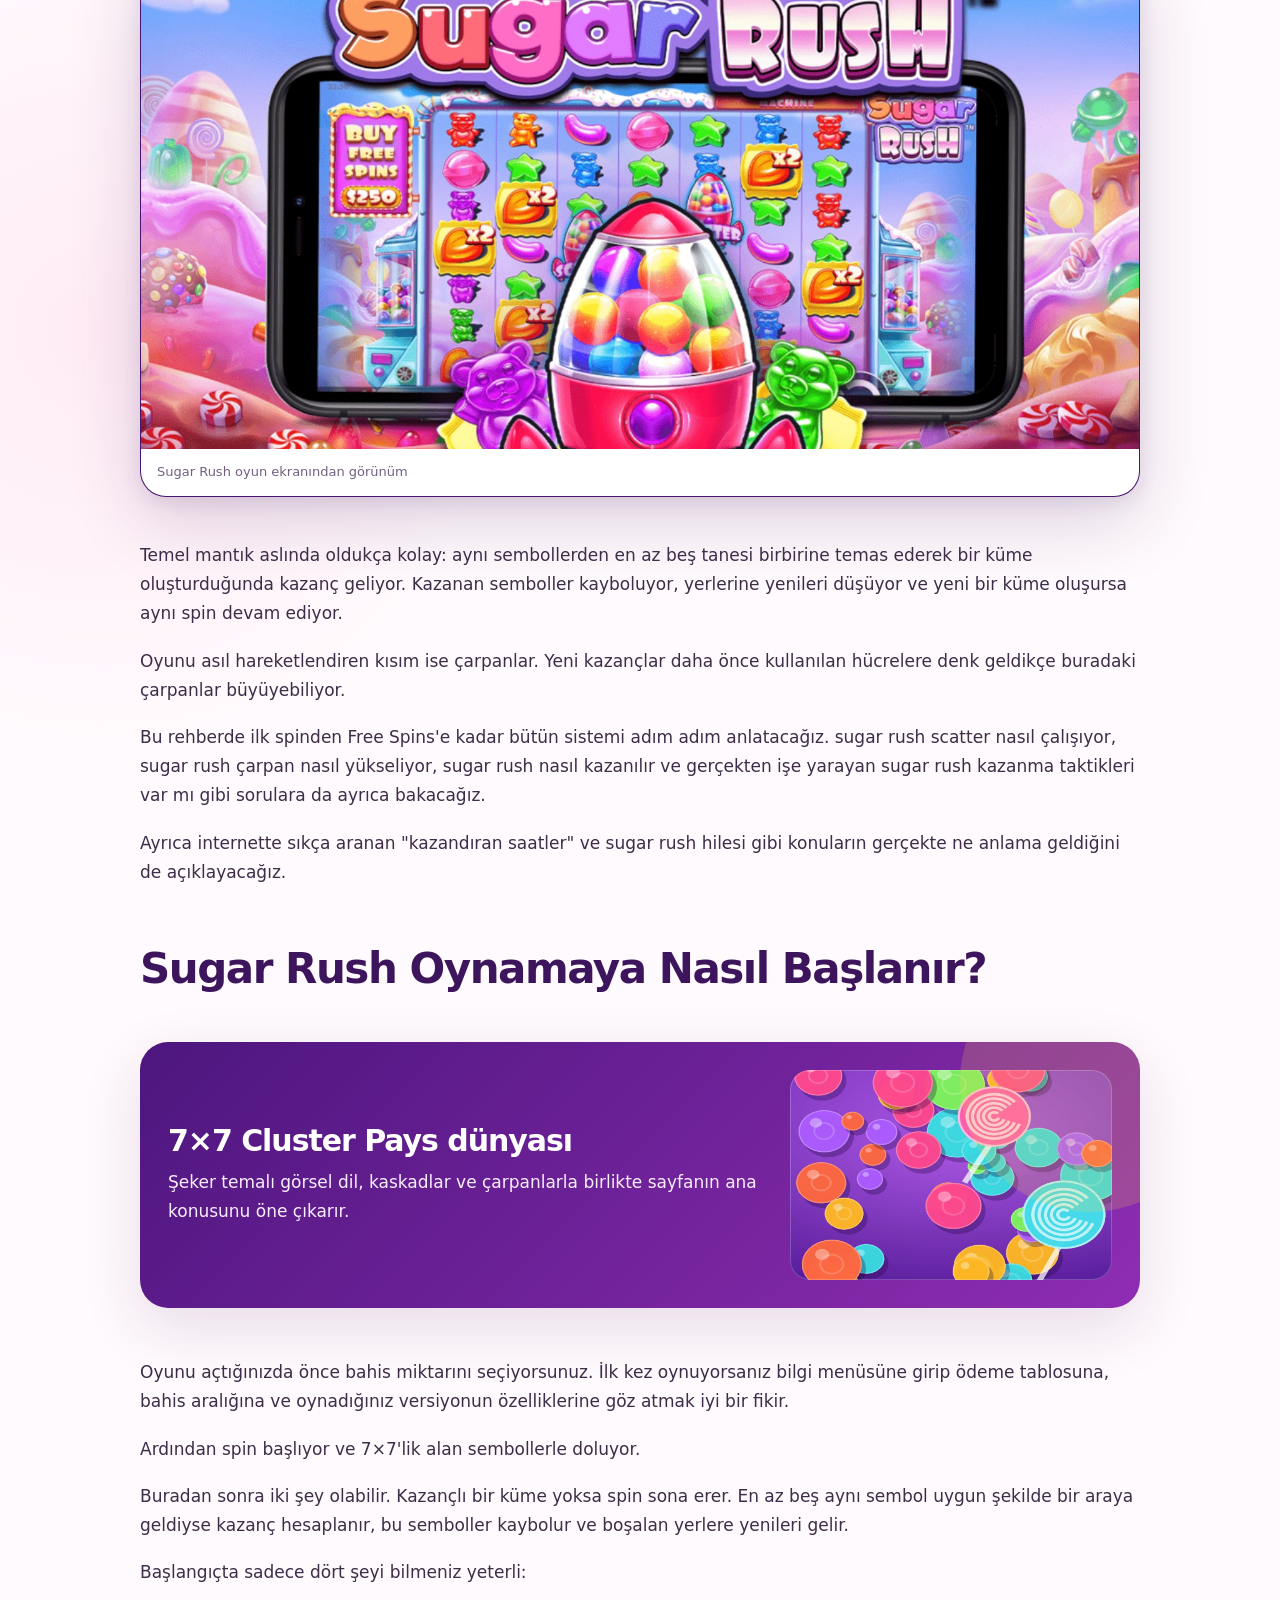
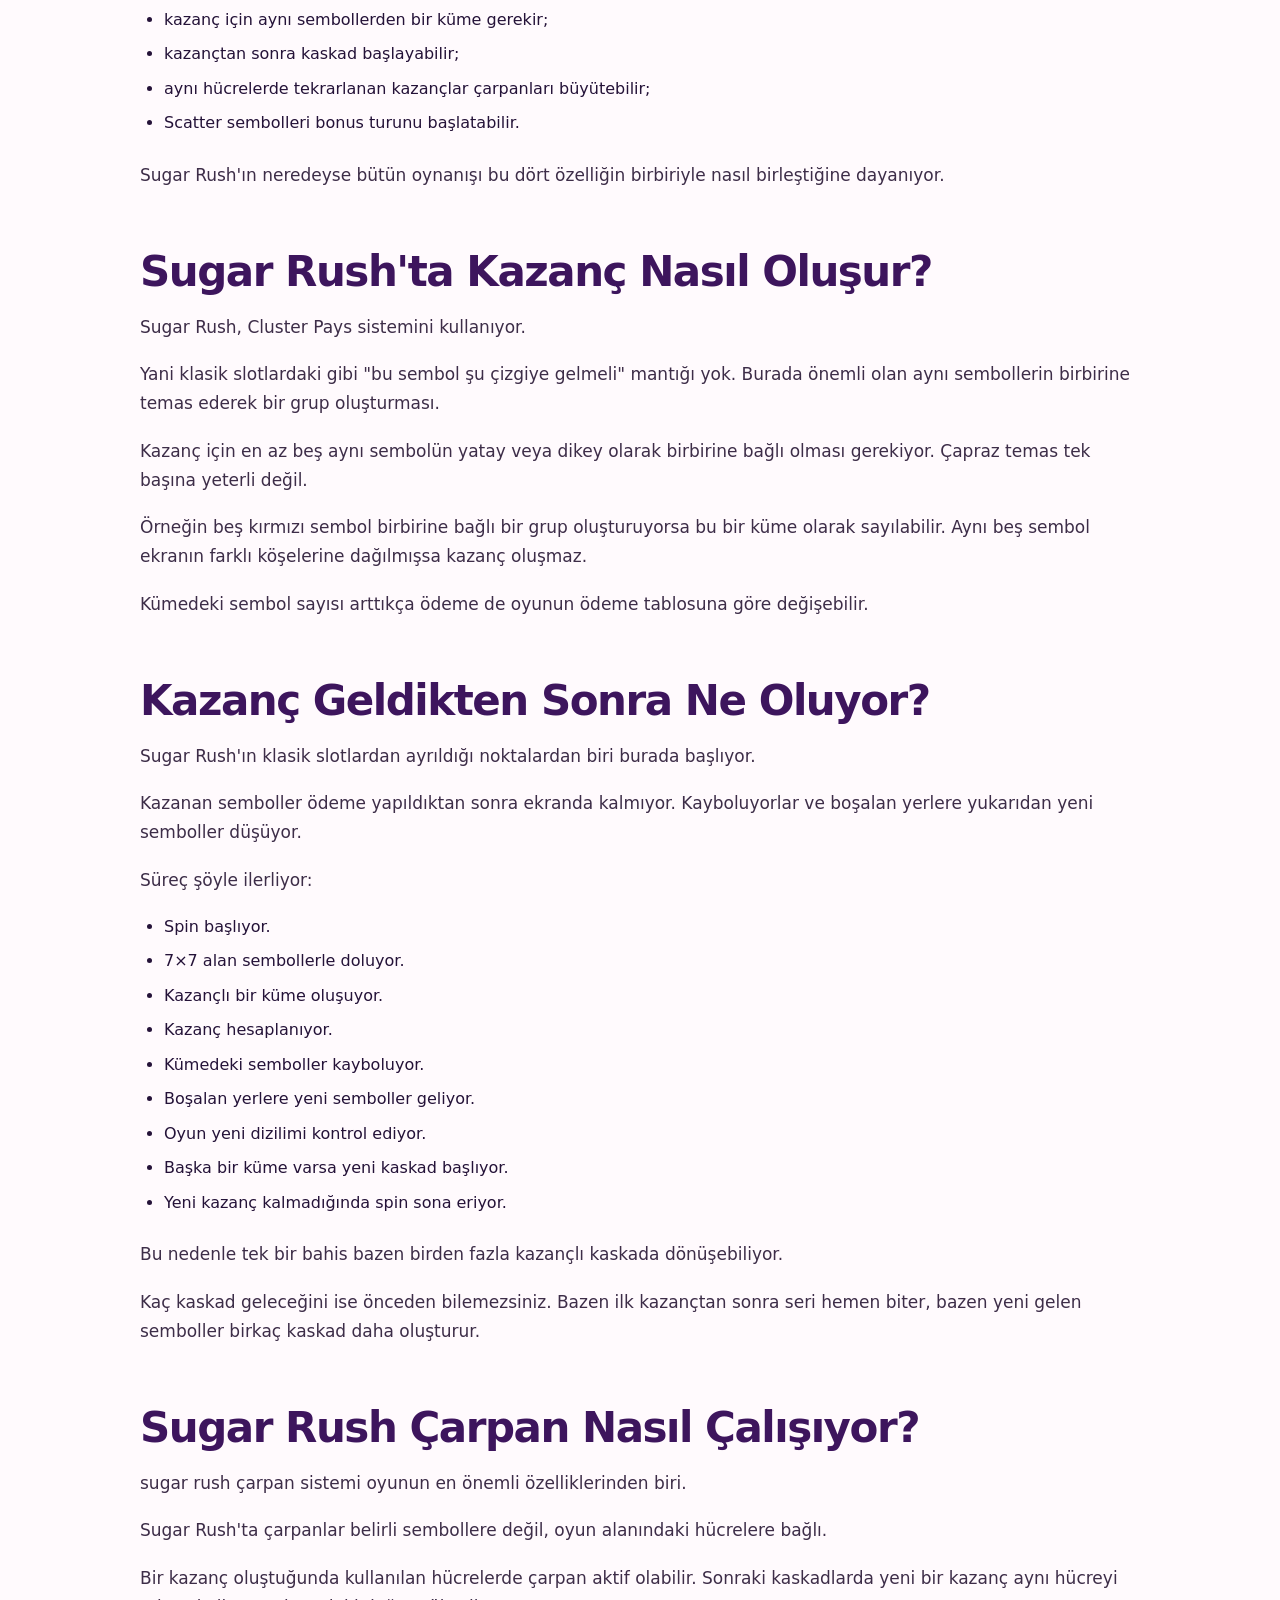
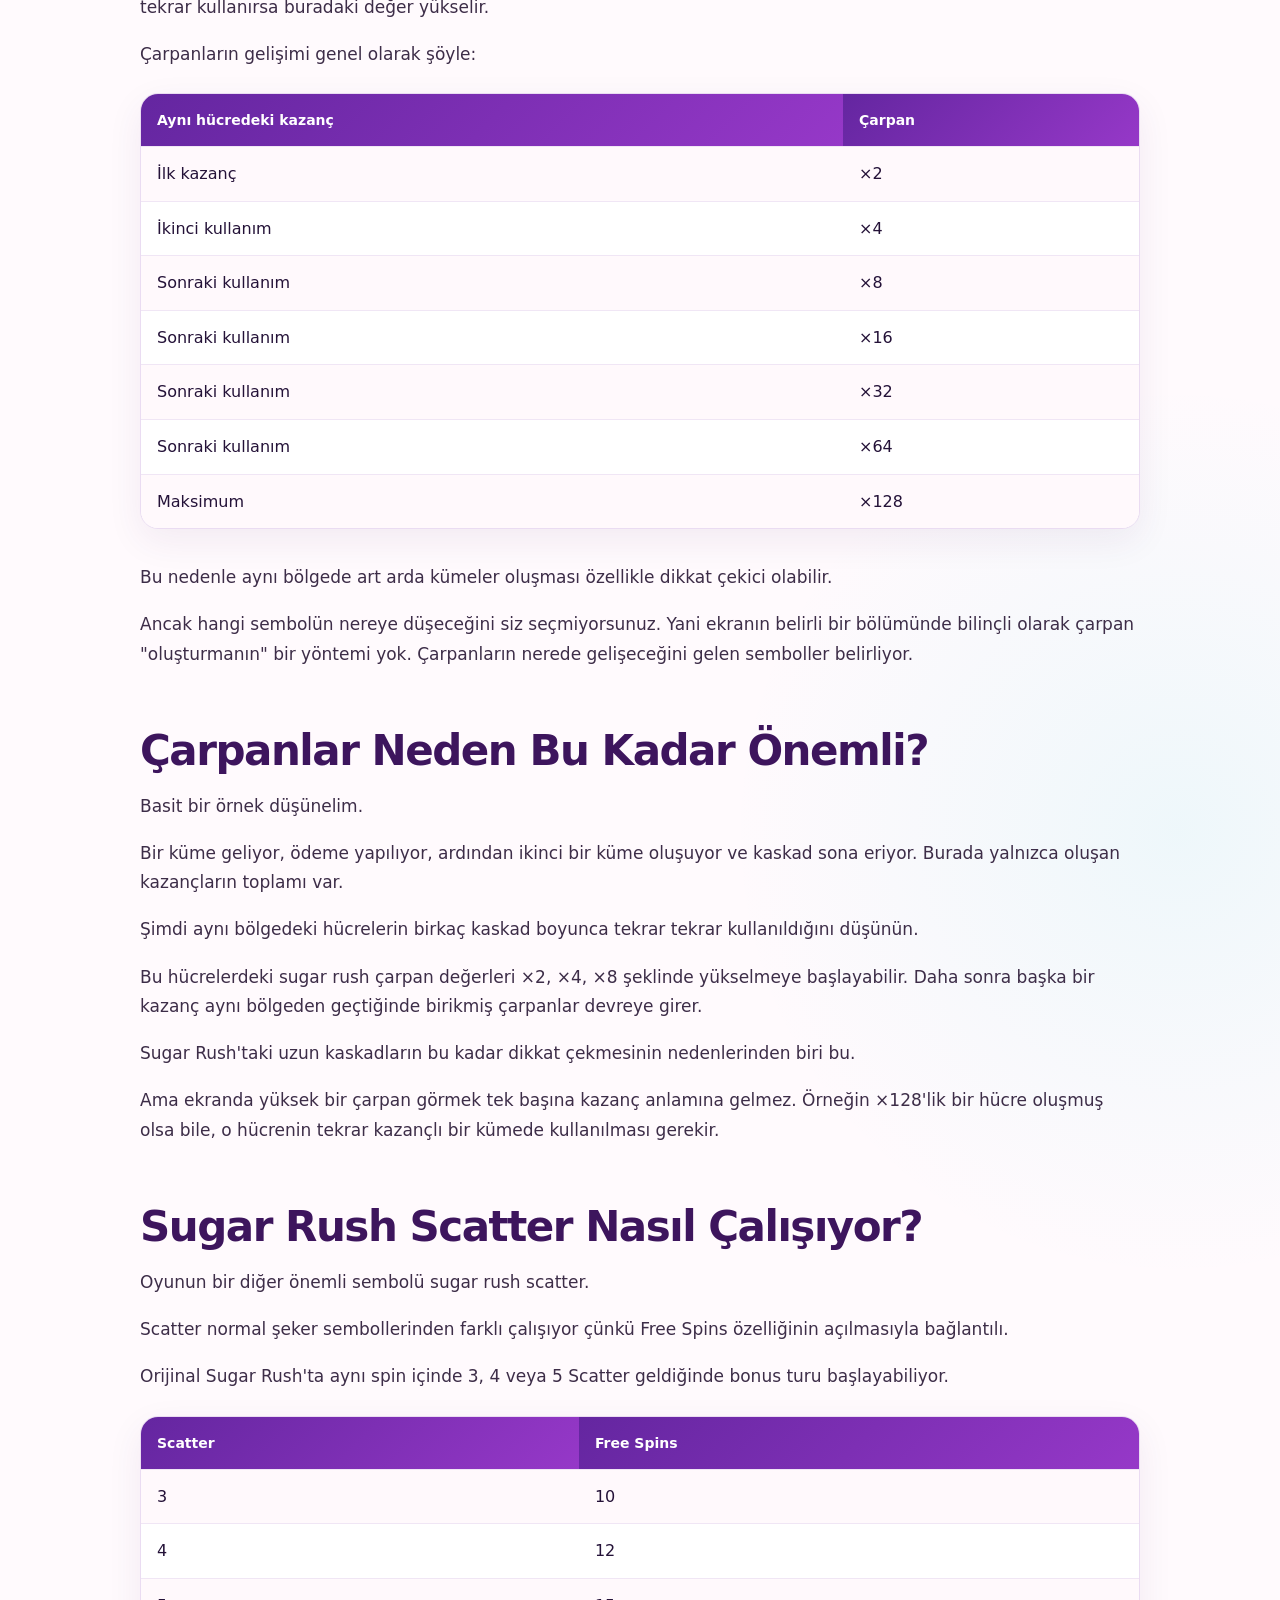
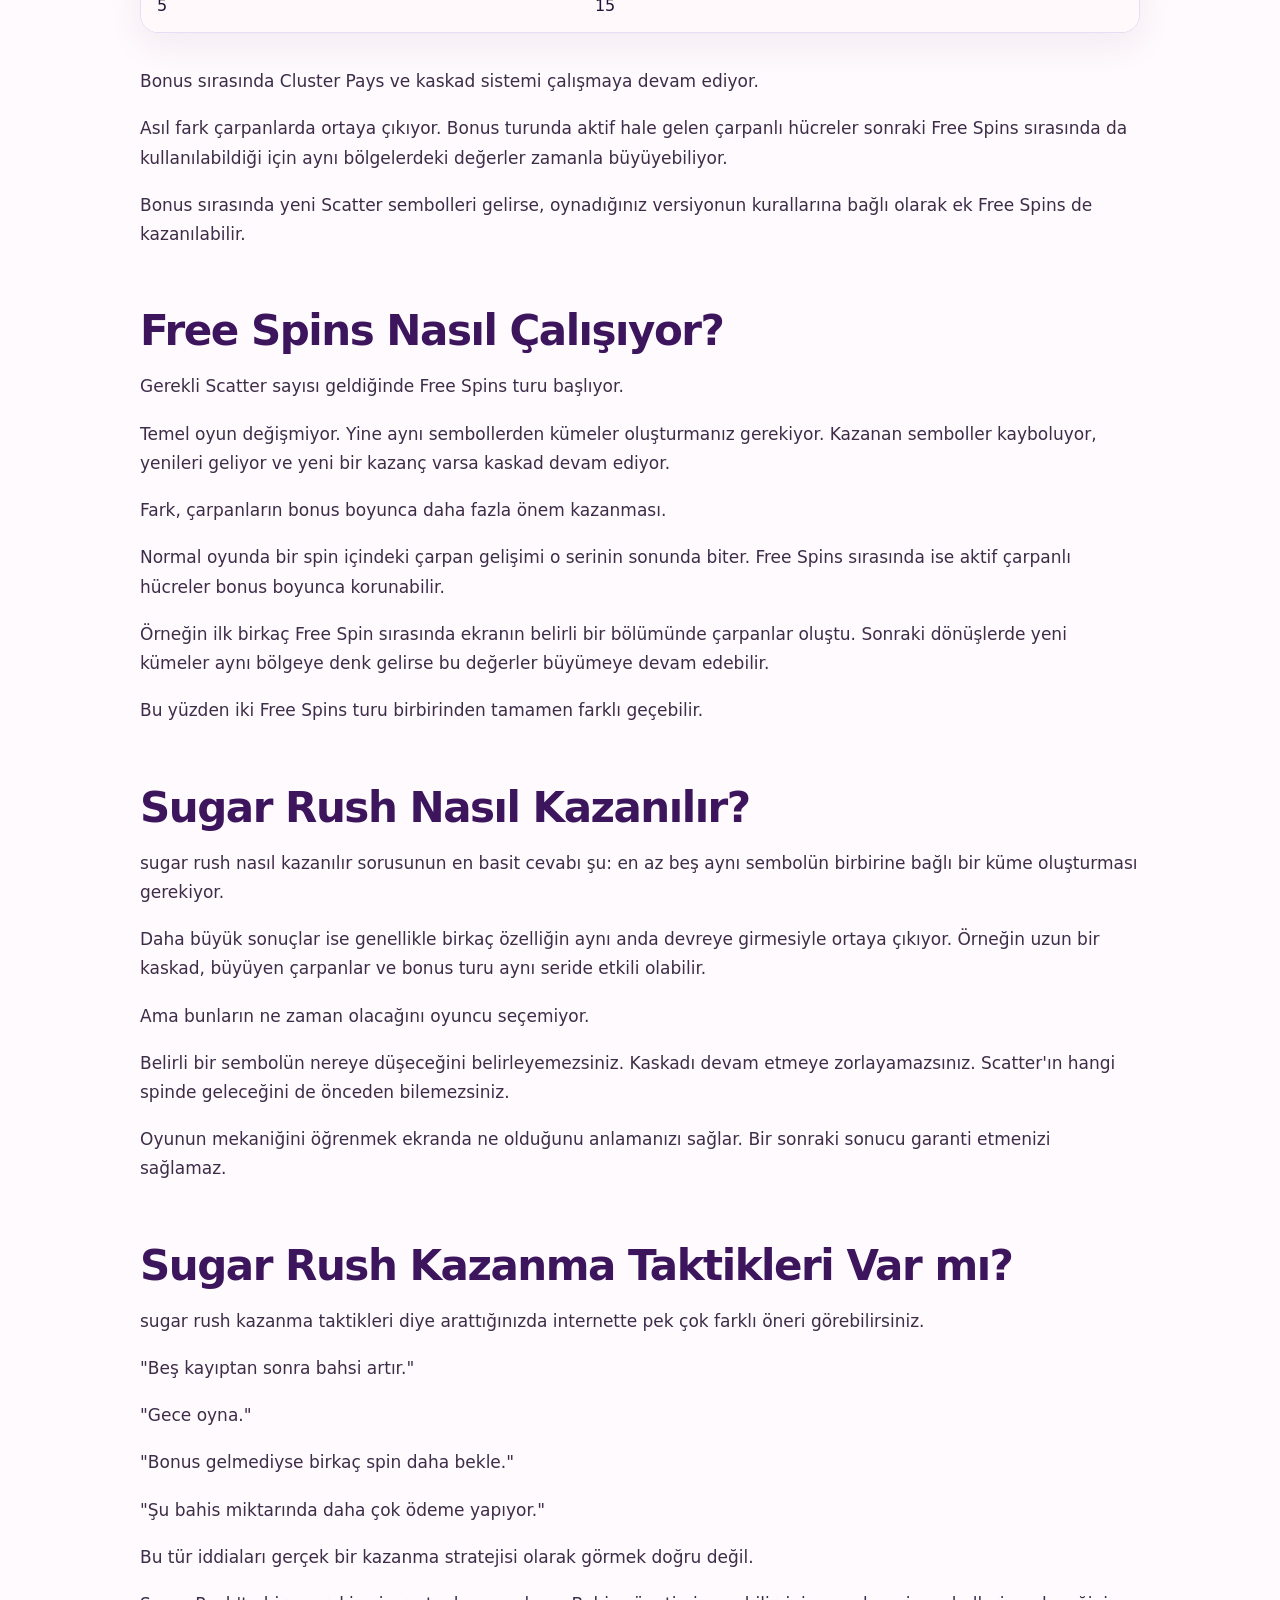
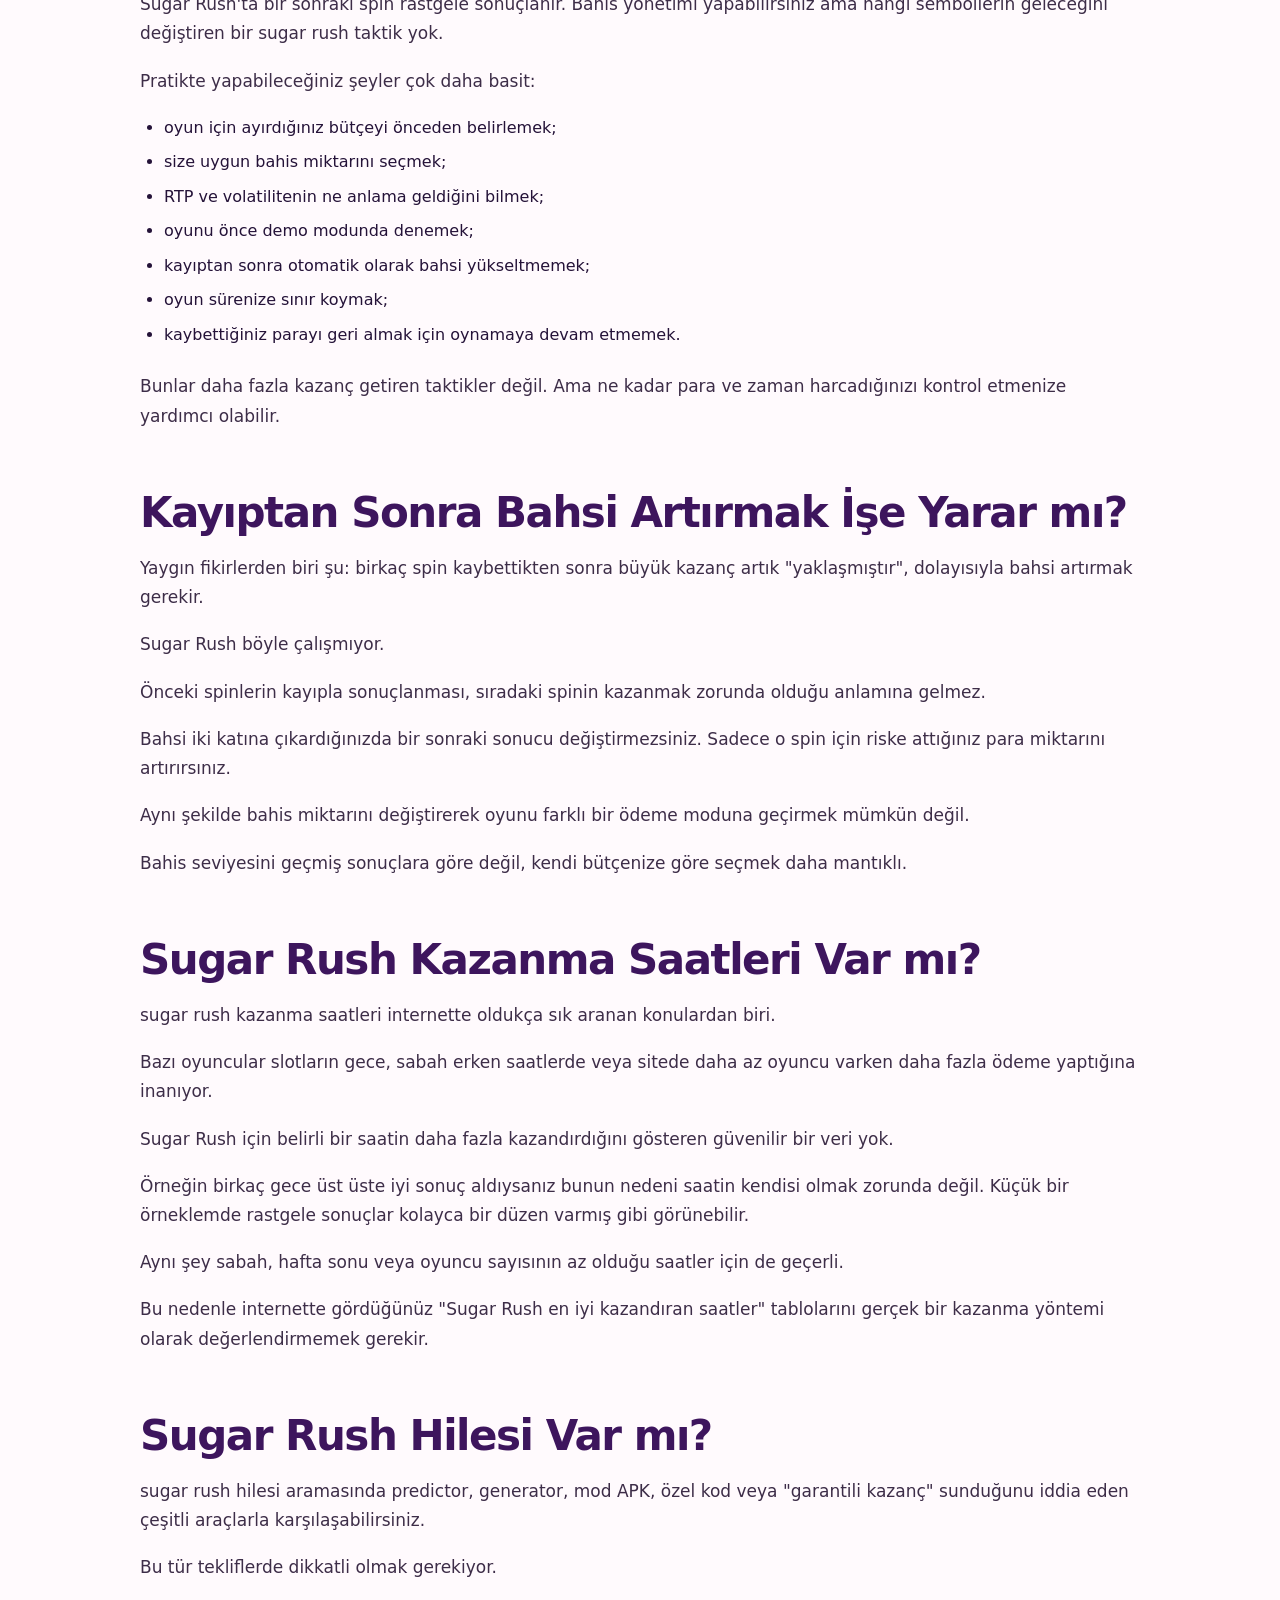
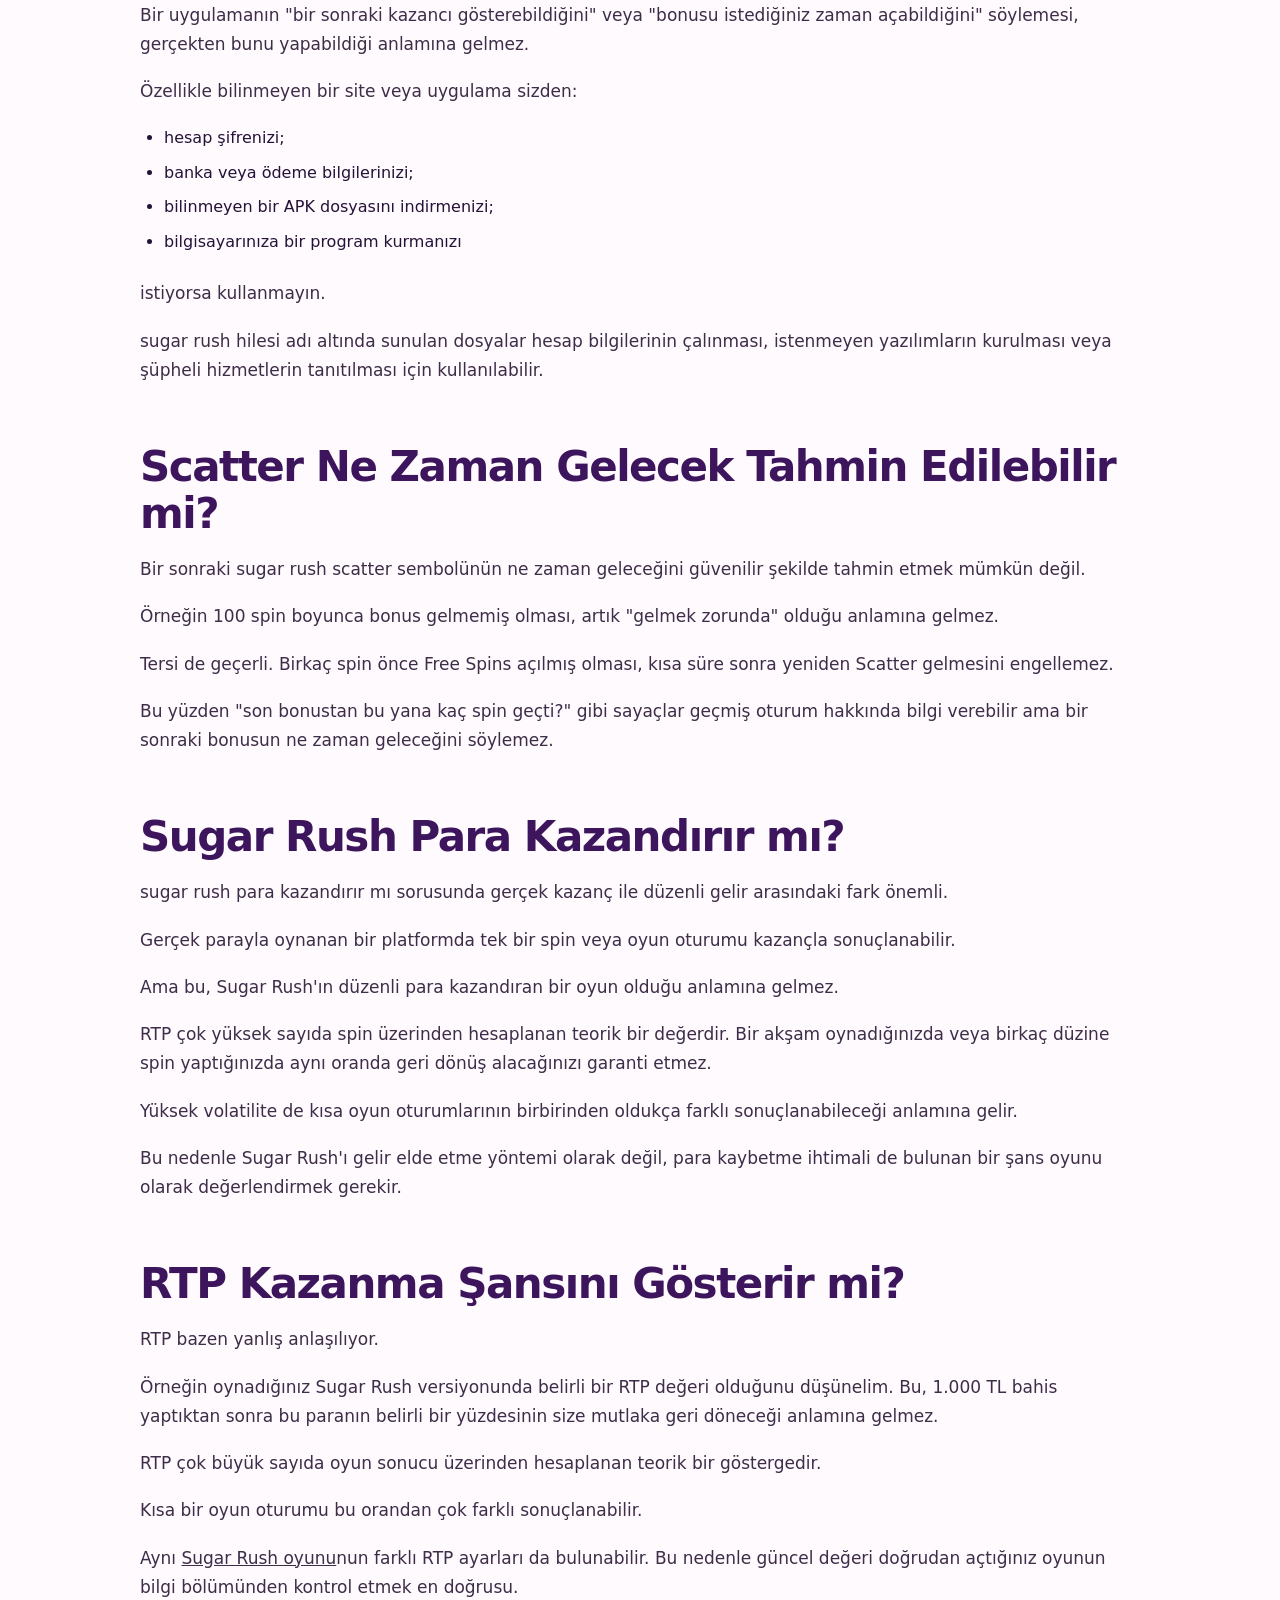
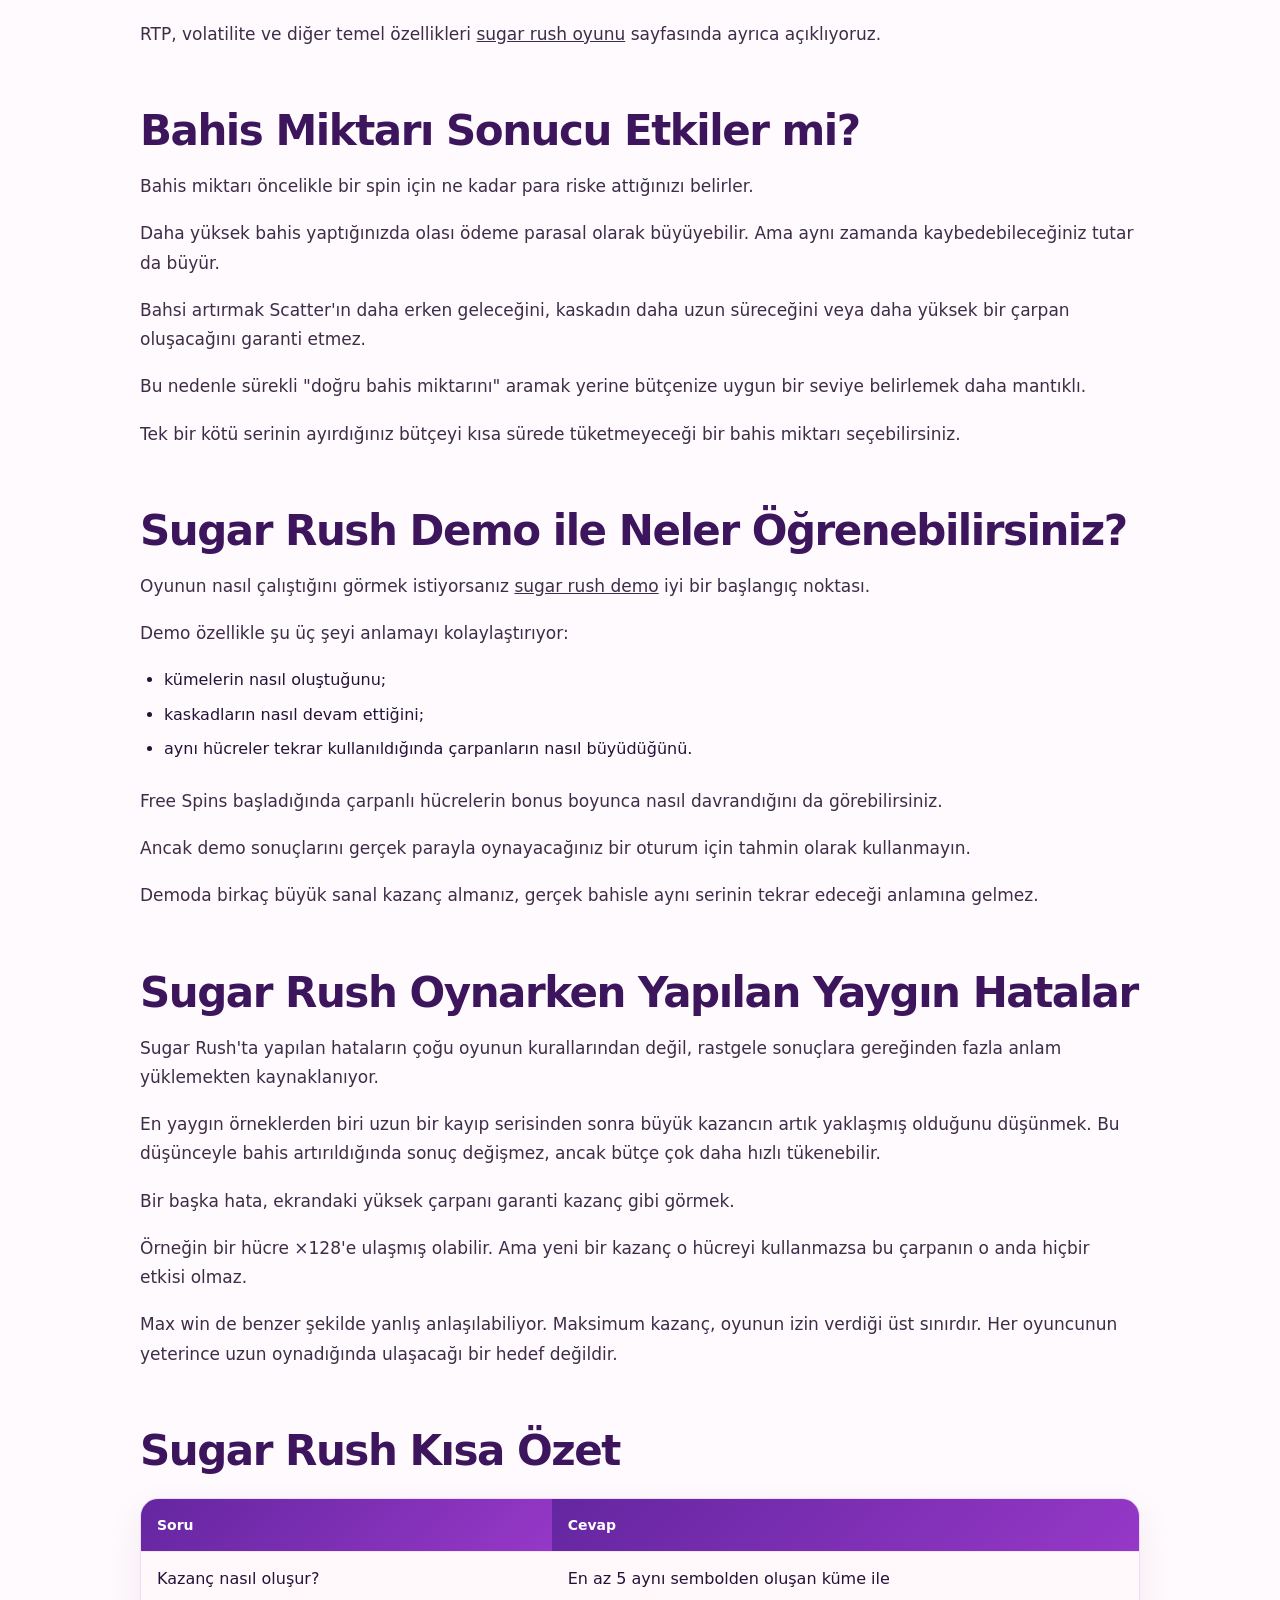
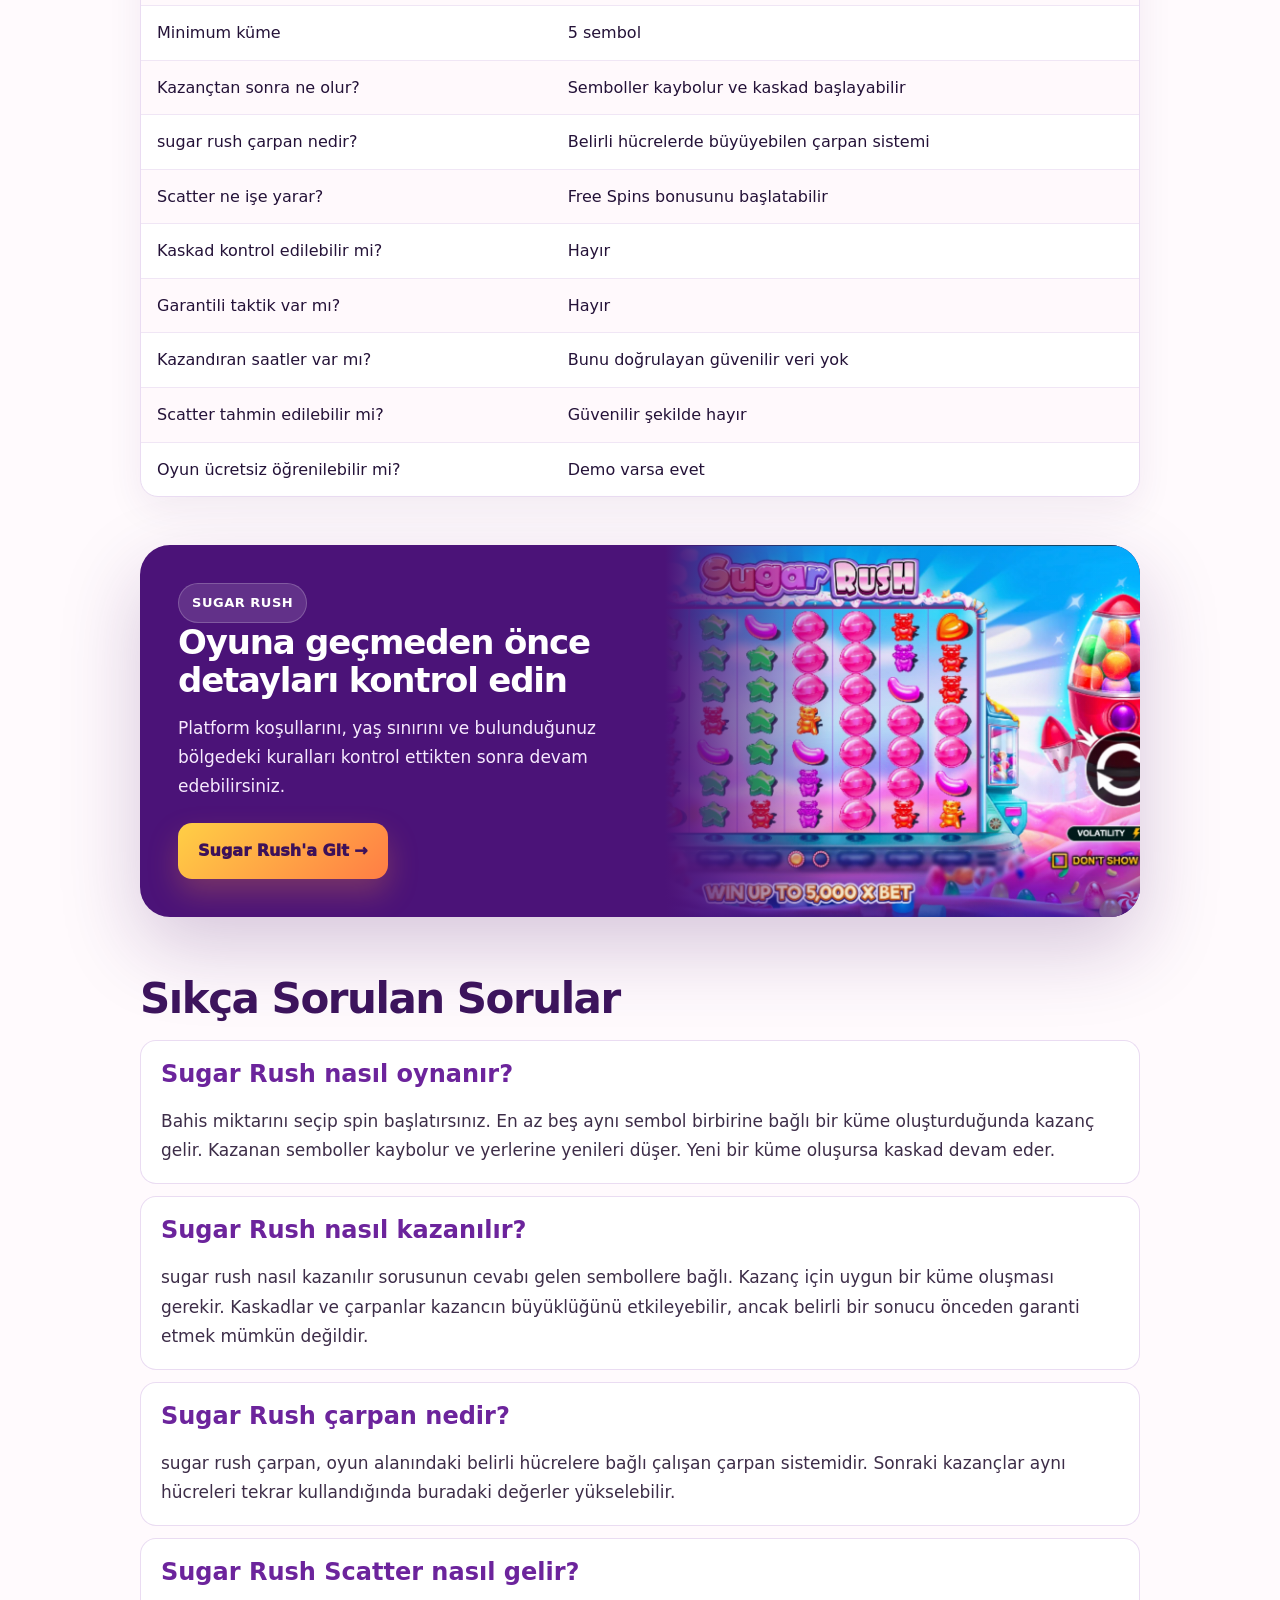
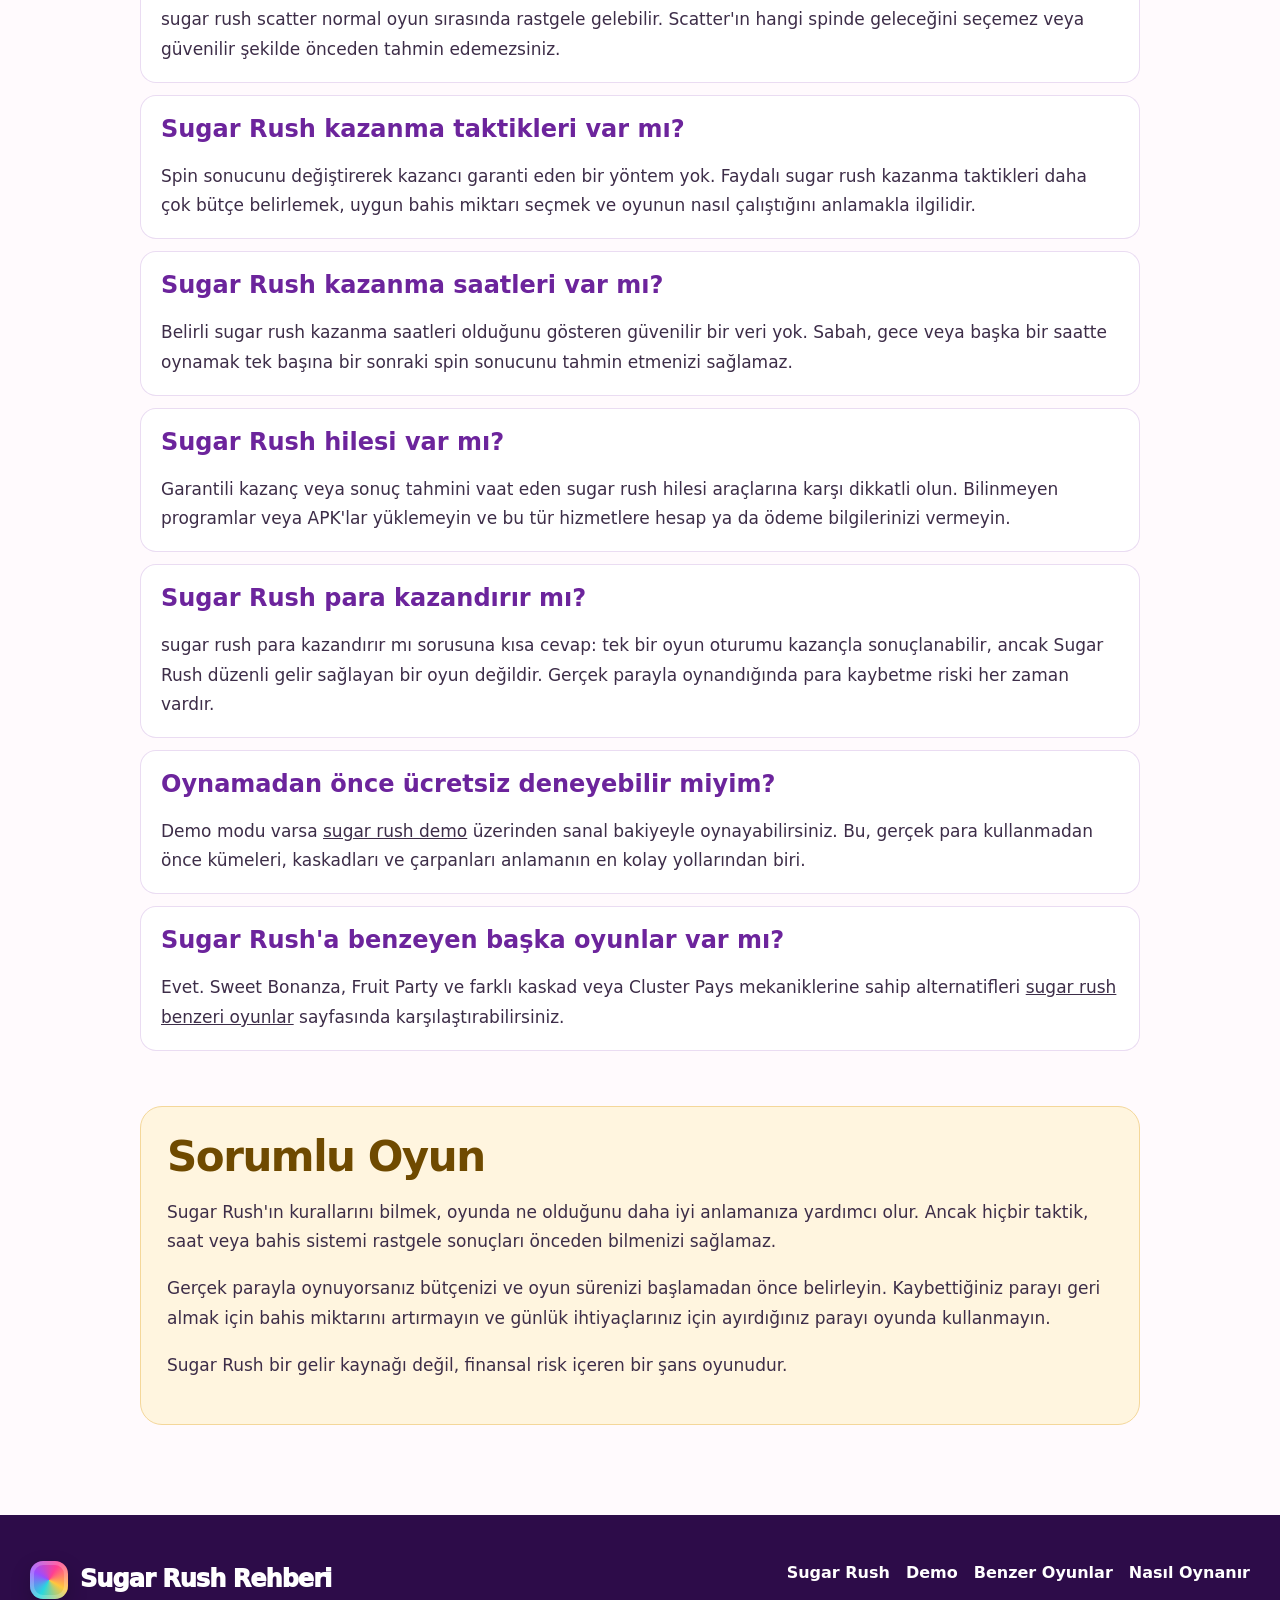
<file: TR/sugar-rush-nasil-oynanir/index.html>
<!doctype html>
<html lang="tr">
<head>
  <meta name="google-site-verification" content="pCHDtq6x98TLRHREmxP4Zur49pEK9iedyOthyLe3v_Y" />
<meta charset="utf-8">
<meta name="viewport" content="width=device-width,initial-scale=1">
<title>Sugar Rush Nasıl Oynanır? Çarpan, Scatter ve Taktikler</title>
<meta name="description" content="Sugar Rush nasıl oynanır? Çarpanlar, Scatter, Free Spins ve oyun kurallarını öğrenin. Sugar Rush kazanma taktikleri ve merak edilenleri inceleyin.">
<link rel="canonical" href="https://gilerestaurant.com/TR/sugar-rush-nasil-oynanir/">
<link rel="stylesheet" href="/assets/css/style.css">
<meta name="theme-color" content="#43116f">
</head>
<body>
<header class="site-header">
 <div class="container nav">
  <a class="brand" href="/TR/"><span class="brand-mark"></span><span>Sugar Rush Rehberi</span></a>
  <button class="menu-btn" aria-label="Menüyü aç">Menü</button>
  <nav class="nav-links"><a class="" href="/TR/">Sugar Rush</a><a class="" href="/TR/sugar-rush-demo/">Demo</a><a class="" href="/TR/sugar-rush-benzeri-oyunlar/">Benzer Oyunlar</a><a class="active" href="/TR/sugar-rush-nasil-oynanir/">Nasıl Oynanır</a><a class="ref-btn" href="/go/" rel="nofollow sponsored">Oyna →</a></nav>
 </div>
</header>
<section class="hero">
 <div class="container hero-inner">
  <div class="hero-copy">
   <span class="eyebrow">Pragmatic Play • Sugar Rush</span>
   <h1>Sugar Rush Nasıl Oynanır: Kurallar, Çarpanlar, Scatter ve Taktikler</h1>
   <p>Sugar Rush nasıl oynanır? Çarpanlar, Scatter, Free Spins ve oyun kurallarını öğrenin. Sugar Rush kazanma taktikleri ve merak edilenleri inceleyin.</p>
   <div class="hero-actions">
    <a class="btn btn-primary" href="/TR/sugar-rush-demo/">Demo Rehberini İncele</a>
    <a class="btn btn-secondary" href="/TR/sugar-rush-nasil-oynanir/">Nasıl Oynanır?</a>
   </div>
  </div>
 </div>
</section>
<div class="quickbar">
 <div class="container quickgrid">
  <div class="quick"><b>Oyun Alanı</b><span>7×7</span></div>
  <div class="quick"><b>Sistem</b><span>Cluster Pays</span></div>
  <div class="quick"><b>Mekanik</b><span>Kaskadlar</span></div>
  <div class="quick"><b>Özellik</b><span>Çarpanlar</span></div>
 </div>
</div>
<main><div class="container"><nav class="anchor-card" aria-label="Sayfa içeriği"><strong>Bu sayfada</strong><ul class="anchor-list"><li><a href="#sugar-rush-oynamaya-nasil-baslanir">Sugar Rush Oynamaya Nasıl Başlanır?</a></li><li><a href="#7-7-cluster-pays-dunyasi">7×7 Cluster Pays dünyası</a></li><li><a href="#sugar-rush-x27-ta-kazanc-nasil-olusur">Sugar Rush&#x27;ta Kazanç Nasıl Oluşur?</a></li><li><a href="#kazanc-geldikten-sonra-ne-oluyor">Kazanç Geldikten Sonra Ne Oluyor?</a></li><li><a href="#sugar-rush-carpan-nasil-calisiyor">Sugar Rush Çarpan Nasıl Çalışıyor?</a></li><li><a href="#carpanlar-neden-bu-kadar-onemli">Çarpanlar Neden Bu Kadar Önemli?</a></li><li><a href="#sugar-rush-scatter-nasil-calisiyor">Sugar Rush Scatter Nasıl Çalışıyor?</a></li><li><a href="#free-spins-nasil-calisiyor">Free Spins Nasıl Çalışıyor?</a></li><li><a href="#sugar-rush-nasil-kazanilir">Sugar Rush Nasıl Kazanılır?</a></li><li><a href="#sugar-rush-kazanma-taktikleri-var-mi">Sugar Rush Kazanma Taktikleri Var mı?</a></li><li><a href="#kayiptan-sonra-bahsi-artirmak-ise-yarar-mi">Kayıptan Sonra Bahsi Artırmak İşe Yarar mı?</a></li><li><a href="#sugar-rush-kazanma-saatleri-var-mi">Sugar Rush Kazanma Saatleri Var mı?</a></li><li><a href="#sugar-rush-hilesi-var-mi">Sugar Rush Hilesi Var mı?</a></li><li><a href="#scatter-ne-zaman-gelecek-tahmin-edilebilir-mi">Scatter Ne Zaman Gelecek Tahmin Edilebilir mi?</a></li></ul></nav></div><div class="container"><article class="content"><p><a href="/TR/sugar-rush-nasil-oynanir/">sugar rush nasıl oynanır</a> diye merak ediyorsanız, önce klasik slot mantığını bir kenara bırakmak gerekiyor. Sugar Rush&#x27;ta sabit ödeme çizgileri yok. Bunun yerine 7×7&#x27;lik bir oyun alanı, Cluster Pays sistemi, kaskadlar ve belirli hücrelerde büyüyebilen çarpanlar kullanılıyor.</p><figure class="game-shot"><img src="/assets/images/sugar-rush-mobile.webp" alt="Sugar Rush oyun ekranı" loading="lazy"><figcaption>Sugar Rush oyun ekranından görünüm</figcaption></figure>
<p>Temel mantık aslında oldukça kolay: aynı sembollerden en az beş tanesi birbirine temas ederek bir küme oluşturduğunda kazanç geliyor. Kazanan semboller kayboluyor, yerlerine yenileri düşüyor ve yeni bir küme oluşursa aynı spin devam ediyor.</p>
<p>Oyunu asıl hareketlendiren kısım ise çarpanlar. Yeni kazançlar daha önce kullanılan hücrelere denk geldikçe buradaki çarpanlar büyüyebiliyor.</p>
<p>Bu rehberde ilk spinden Free Spins&#x27;e kadar bütün sistemi adım adım anlatacağız. sugar rush scatter nasıl çalışıyor, sugar rush çarpan nasıl yükseliyor, sugar rush nasıl kazanılır ve gerçekten işe yarayan sugar rush kazanma taktikleri var mı gibi sorulara da ayrıca bakacağız.</p>
<p>Ayrıca internette sıkça aranan &quot;kazandıran saatler&quot; ve sugar rush hilesi gibi konuların gerçekte ne anlama geldiğini de açıklayacağız.</p>
<h2 id="sugar-rush-oynamaya-nasil-baslanir">Sugar Rush Oynamaya Nasıl Başlanır?</h2>
<div class="feature-band"><div><h2 id="7-7-cluster-pays-dunyasi">7×7 Cluster Pays dünyası</h2><p>Şeker temalı görsel dil, kaskadlar ve çarpanlarla birlikte sayfanın ana konusunu öne çıkarır.</p></div><div class="candy-card" aria-hidden="true"></div></div>
<p>Oyunu açtığınızda önce bahis miktarını seçiyorsunuz. İlk kez oynuyorsanız bilgi menüsüne girip ödeme tablosuna, bahis aralığına ve oynadığınız versiyonun özelliklerine göz atmak iyi bir fikir.</p>
<p>Ardından spin başlıyor ve 7×7&#x27;lik alan sembollerle doluyor.</p>
<p>Buradan sonra iki şey olabilir. Kazançlı bir küme yoksa spin sona erer. En az beş aynı sembol uygun şekilde bir araya geldiyse kazanç hesaplanır, bu semboller kaybolur ve boşalan yerlere yenileri gelir.</p>
<p>Başlangıçta sadece dört şeyi bilmeniz yeterli:</p>
<ul>
<li>kazanç için aynı sembollerden bir küme gerekir;</li>
<li>kazançtan sonra kaskad başlayabilir;</li>
<li>aynı hücrelerde tekrarlanan kazançlar çarpanları büyütebilir;</li>
<li>Scatter sembolleri bonus turunu başlatabilir.</li>
</ul>
<p>Sugar Rush&#x27;ın neredeyse bütün oynanışı bu dört özelliğin birbiriyle nasıl birleştiğine dayanıyor.</p>
<h2 id="sugar-rush-x27-ta-kazanc-nasil-olusur">Sugar Rush&#x27;ta Kazanç Nasıl Oluşur?</h2>
<p>Sugar Rush, Cluster Pays sistemini kullanıyor.</p>
<p>Yani klasik slotlardaki gibi &quot;bu sembol şu çizgiye gelmeli&quot; mantığı yok. Burada önemli olan aynı sembollerin birbirine temas ederek bir grup oluşturması.</p>
<p>Kazanç için en az beş aynı sembolün yatay veya dikey olarak birbirine bağlı olması gerekiyor. Çapraz temas tek başına yeterli değil.</p>
<p>Örneğin beş kırmızı sembol birbirine bağlı bir grup oluşturuyorsa bu bir küme olarak sayılabilir. Aynı beş sembol ekranın farklı köşelerine dağılmışsa kazanç oluşmaz.</p>
<p>Kümedeki sembol sayısı arttıkça ödeme de oyunun ödeme tablosuna göre değişebilir.</p>
<h2 id="kazanc-geldikten-sonra-ne-oluyor">Kazanç Geldikten Sonra Ne Oluyor?</h2>
<p>Sugar Rush&#x27;ın klasik slotlardan ayrıldığı noktalardan biri burada başlıyor.</p>
<p>Kazanan semboller ödeme yapıldıktan sonra ekranda kalmıyor. Kayboluyorlar ve boşalan yerlere yukarıdan yeni semboller düşüyor.</p>
<p>Süreç şöyle ilerliyor:</p>
<ul>
<li>Spin başlıyor.</li>
<li>7×7 alan sembollerle doluyor.</li>
<li>Kazançlı bir küme oluşuyor.</li>
<li>Kazanç hesaplanıyor.</li>
<li>Kümedeki semboller kayboluyor.</li>
<li>Boşalan yerlere yeni semboller geliyor.</li>
<li>Oyun yeni dizilimi kontrol ediyor.</li>
<li>Başka bir küme varsa yeni kaskad başlıyor.</li>
<li>Yeni kazanç kalmadığında spin sona eriyor.</li>
</ul>
<p>Bu nedenle tek bir bahis bazen birden fazla kazançlı kaskada dönüşebiliyor.</p>
<p>Kaç kaskad geleceğini ise önceden bilemezsiniz. Bazen ilk kazançtan sonra seri hemen biter, bazen yeni gelen semboller birkaç kaskad daha oluşturur.</p>
<h2 id="sugar-rush-carpan-nasil-calisiyor">Sugar Rush Çarpan Nasıl Çalışıyor?</h2>
<p>sugar rush çarpan sistemi oyunun en önemli özelliklerinden biri.</p>
<p>Sugar Rush&#x27;ta çarpanlar belirli sembollere değil, oyun alanındaki hücrelere bağlı.</p>
<p>Bir kazanç oluştuğunda kullanılan hücrelerde çarpan aktif olabilir. Sonraki kaskadlarda yeni bir kazanç aynı hücreyi tekrar kullanırsa buradaki değer yükselir.</p>
<p>Çarpanların gelişimi genel olarak şöyle:</p>
<table><tbody><tr><th>Aynı hücredeki kazanç</th><th>Çarpan</th></tr><tr><td>İlk kazanç</td><td>×2</td></tr><tr><td>İkinci kullanım</td><td>×4</td></tr><tr><td>Sonraki kullanım</td><td>×8</td></tr><tr><td>Sonraki kullanım</td><td>×16</td></tr><tr><td>Sonraki kullanım</td><td>×32</td></tr><tr><td>Sonraki kullanım</td><td>×64</td></tr><tr><td>Maksimum</td><td>×128</td></tr></tbody></table>
<p>Bu nedenle aynı bölgede art arda kümeler oluşması özellikle dikkat çekici olabilir.</p>
<p>Ancak hangi sembolün nereye düşeceğini siz seçmiyorsunuz. Yani ekranın belirli bir bölümünde bilinçli olarak çarpan &quot;oluşturmanın&quot; bir yöntemi yok. Çarpanların nerede gelişeceğini gelen semboller belirliyor.</p>
<h2 id="carpanlar-neden-bu-kadar-onemli">Çarpanlar Neden Bu Kadar Önemli?</h2>
<p>Basit bir örnek düşünelim.</p>
<p>Bir küme geliyor, ödeme yapılıyor, ardından ikinci bir küme oluşuyor ve kaskad sona eriyor. Burada yalnızca oluşan kazançların toplamı var.</p>
<p>Şimdi aynı bölgedeki hücrelerin birkaç kaskad boyunca tekrar tekrar kullanıldığını düşünün.</p>
<p>Bu hücrelerdeki sugar rush çarpan değerleri ×2, ×4, ×8 şeklinde yükselmeye başlayabilir. Daha sonra başka bir kazanç aynı bölgeden geçtiğinde birikmiş çarpanlar devreye girer.</p>
<p>Sugar Rush&#x27;taki uzun kaskadların bu kadar dikkat çekmesinin nedenlerinden biri bu.</p>
<p>Ama ekranda yüksek bir çarpan görmek tek başına kazanç anlamına gelmez. Örneğin ×128&#x27;lik bir hücre oluşmuş olsa bile, o hücrenin tekrar kazançlı bir kümede kullanılması gerekir.</p>
<h2 id="sugar-rush-scatter-nasil-calisiyor">Sugar Rush Scatter Nasıl Çalışıyor?</h2>
<p>Oyunun bir diğer önemli sembolü sugar rush scatter.</p>
<p>Scatter normal şeker sembollerinden farklı çalışıyor çünkü Free Spins özelliğinin açılmasıyla bağlantılı.</p>
<p>Orijinal Sugar Rush&#x27;ta aynı spin içinde 3, 4 veya 5 Scatter geldiğinde bonus turu başlayabiliyor.</p>
<table><tbody><tr><th>Scatter</th><th>Free Spins</th></tr><tr><td>3</td><td>10</td></tr><tr><td>4</td><td>12</td></tr><tr><td>5</td><td>15</td></tr></tbody></table>
<p>Bonus sırasında Cluster Pays ve kaskad sistemi çalışmaya devam ediyor.</p>
<p>Asıl fark çarpanlarda ortaya çıkıyor. Bonus turunda aktif hale gelen çarpanlı hücreler sonraki Free Spins sırasında da kullanılabildiği için aynı bölgelerdeki değerler zamanla büyüyebiliyor.</p>
<p>Bonus sırasında yeni Scatter sembolleri gelirse, oynadığınız versiyonun kurallarına bağlı olarak ek Free Spins de kazanılabilir.</p>
<h2 id="free-spins-nasil-calisiyor">Free Spins Nasıl Çalışıyor?</h2>
<p>Gerekli Scatter sayısı geldiğinde Free Spins turu başlıyor.</p>
<p>Temel oyun değişmiyor. Yine aynı sembollerden kümeler oluşturmanız gerekiyor. Kazanan semboller kayboluyor, yenileri geliyor ve yeni bir kazanç varsa kaskad devam ediyor.</p>
<p>Fark, çarpanların bonus boyunca daha fazla önem kazanması.</p>
<p>Normal oyunda bir spin içindeki çarpan gelişimi o serinin sonunda biter. Free Spins sırasında ise aktif çarpanlı hücreler bonus boyunca korunabilir.</p>
<p>Örneğin ilk birkaç Free Spin sırasında ekranın belirli bir bölümünde çarpanlar oluştu. Sonraki dönüşlerde yeni kümeler aynı bölgeye denk gelirse bu değerler büyümeye devam edebilir.</p>
<p>Bu yüzden iki Free Spins turu birbirinden tamamen farklı geçebilir.</p>
<h2 id="sugar-rush-nasil-kazanilir">Sugar Rush Nasıl Kazanılır?</h2>
<p>sugar rush nasıl kazanılır sorusunun en basit cevabı şu: en az beş aynı sembolün birbirine bağlı bir küme oluşturması gerekiyor.</p>
<p>Daha büyük sonuçlar ise genellikle birkaç özelliğin aynı anda devreye girmesiyle ortaya çıkıyor. Örneğin uzun bir kaskad, büyüyen çarpanlar ve bonus turu aynı seride etkili olabilir.</p>
<p>Ama bunların ne zaman olacağını oyuncu seçemiyor.</p>
<p>Belirli bir sembolün nereye düşeceğini belirleyemezsiniz. Kaskadı devam etmeye zorlayamazsınız. Scatter&#x27;ın hangi spinde geleceğini de önceden bilemezsiniz.</p>
<p>Oyunun mekaniğini öğrenmek ekranda ne olduğunu anlamanızı sağlar. Bir sonraki sonucu garanti etmenizi sağlamaz.</p>
<h2 id="sugar-rush-kazanma-taktikleri-var-mi">Sugar Rush Kazanma Taktikleri Var mı?</h2>
<p>sugar rush kazanma taktikleri diye arattığınızda internette pek çok farklı öneri görebilirsiniz.</p>
<p>&quot;Beş kayıptan sonra bahsi artır.&quot;</p>
<p>&quot;Gece oyna.&quot;</p>
<p>&quot;Bonus gelmediyse birkaç spin daha bekle.&quot;</p>
<p>&quot;Şu bahis miktarında daha çok ödeme yapıyor.&quot;</p>
<p>Bu tür iddiaları gerçek bir kazanma stratejisi olarak görmek doğru değil.</p>
<p>Sugar Rush&#x27;ta bir sonraki spin rastgele sonuçlanır. Bahis yönetimi yapabilirsiniz ama hangi sembollerin geleceğini değiştiren bir sugar rush taktik yok.</p>
<p>Pratikte yapabileceğiniz şeyler çok daha basit:</p>
<ul>
<li>oyun için ayırdığınız bütçeyi önceden belirlemek;</li>
<li>size uygun bahis miktarını seçmek;</li>
<li>RTP ve volatilitenin ne anlama geldiğini bilmek;</li>
<li>oyunu önce demo modunda denemek;</li>
<li>kayıptan sonra otomatik olarak bahsi yükseltmemek;</li>
<li>oyun sürenize sınır koymak;</li>
<li>kaybettiğiniz parayı geri almak için oynamaya devam etmemek.</li>
</ul>
<p>Bunlar daha fazla kazanç getiren taktikler değil. Ama ne kadar para ve zaman harcadığınızı kontrol etmenize yardımcı olabilir.</p>
<h2 id="kayiptan-sonra-bahsi-artirmak-ise-yarar-mi">Kayıptan Sonra Bahsi Artırmak İşe Yarar mı?</h2>
<p>Yaygın fikirlerden biri şu: birkaç spin kaybettikten sonra büyük kazanç artık &quot;yaklaşmıştır&quot;, dolayısıyla bahsi artırmak gerekir.</p>
<p>Sugar Rush böyle çalışmıyor.</p>
<p>Önceki spinlerin kayıpla sonuçlanması, sıradaki spinin kazanmak zorunda olduğu anlamına gelmez.</p>
<p>Bahsi iki katına çıkardığınızda bir sonraki sonucu değiştirmezsiniz. Sadece o spin için riske attığınız para miktarını artırırsınız.</p>
<p>Aynı şekilde bahis miktarını değiştirerek oyunu farklı bir ödeme moduna geçirmek mümkün değil.</p>
<p>Bahis seviyesini geçmiş sonuçlara göre değil, kendi bütçenize göre seçmek daha mantıklı.</p>
<h2 id="sugar-rush-kazanma-saatleri-var-mi">Sugar Rush Kazanma Saatleri Var mı?</h2>
<p>sugar rush kazanma saatleri internette oldukça sık aranan konulardan biri.</p>
<p>Bazı oyuncular slotların gece, sabah erken saatlerde veya sitede daha az oyuncu varken daha fazla ödeme yaptığına inanıyor.</p>
<p>Sugar Rush için belirli bir saatin daha fazla kazandırdığını gösteren güvenilir bir veri yok.</p>
<p>Örneğin birkaç gece üst üste iyi sonuç aldıysanız bunun nedeni saatin kendisi olmak zorunda değil. Küçük bir örneklemde rastgele sonuçlar kolayca bir düzen varmış gibi görünebilir.</p>
<p>Aynı şey sabah, hafta sonu veya oyuncu sayısının az olduğu saatler için de geçerli.</p>
<p>Bu nedenle internette gördüğünüz &quot;Sugar Rush en iyi kazandıran saatler&quot; tablolarını gerçek bir kazanma yöntemi olarak değerlendirmemek gerekir.</p>
<h2 id="sugar-rush-hilesi-var-mi">Sugar Rush Hilesi Var mı?</h2>
<p>sugar rush hilesi aramasında predictor, generator, mod APK, özel kod veya &quot;garantili kazanç&quot; sunduğunu iddia eden çeşitli araçlarla karşılaşabilirsiniz.</p>
<p>Bu tür tekliflerde dikkatli olmak gerekiyor.</p>
<p>Bir uygulamanın &quot;bir sonraki kazancı gösterebildiğini&quot; veya &quot;bonusu istediğiniz zaman açabildiğini&quot; söylemesi, gerçekten bunu yapabildiği anlamına gelmez.</p>
<p>Özellikle bilinmeyen bir site veya uygulama sizden:</p>
<ul>
<li>hesap şifrenizi;</li>
<li>banka veya ödeme bilgilerinizi;</li>
<li>bilinmeyen bir APK dosyasını indirmenizi;</li>
<li>bilgisayarınıza bir program kurmanızı</li>
</ul>
<p>istiyorsa kullanmayın.</p>
<p>sugar rush hilesi adı altında sunulan dosyalar hesap bilgilerinin çalınması, istenmeyen yazılımların kurulması veya şüpheli hizmetlerin tanıtılması için kullanılabilir.</p>
<h2 id="scatter-ne-zaman-gelecek-tahmin-edilebilir-mi">Scatter Ne Zaman Gelecek Tahmin Edilebilir mi?</h2>
<p>Bir sonraki sugar rush scatter sembolünün ne zaman geleceğini güvenilir şekilde tahmin etmek mümkün değil.</p>
<p>Örneğin 100 spin boyunca bonus gelmemiş olması, artık &quot;gelmek zorunda&quot; olduğu anlamına gelmez.</p>
<p>Tersi de geçerli. Birkaç spin önce Free Spins açılmış olması, kısa süre sonra yeniden Scatter gelmesini engellemez.</p>
<p>Bu yüzden &quot;son bonustan bu yana kaç spin geçti?&quot; gibi sayaçlar geçmiş oturum hakkında bilgi verebilir ama bir sonraki bonusun ne zaman geleceğini söylemez.</p>
<h2 id="sugar-rush-para-kazandirir-mi">Sugar Rush Para Kazandırır mı?</h2>
<p>sugar rush para kazandırır mı sorusunda gerçek kazanç ile düzenli gelir arasındaki fark önemli.</p>
<p>Gerçek parayla oynanan bir platformda tek bir spin veya oyun oturumu kazançla sonuçlanabilir.</p>
<p>Ama bu, Sugar Rush&#x27;ın düzenli para kazandıran bir oyun olduğu anlamına gelmez.</p>
<p>RTP çok yüksek sayıda spin üzerinden hesaplanan teorik bir değerdir. Bir akşam oynadığınızda veya birkaç düzine spin yaptığınızda aynı oranda geri dönüş alacağınızı garanti etmez.</p>
<p>Yüksek volatilite de kısa oyun oturumlarının birbirinden oldukça farklı sonuçlanabileceği anlamına gelir.</p>
<p>Bu nedenle Sugar Rush&#x27;ı gelir elde etme yöntemi olarak değil, para kaybetme ihtimali de bulunan bir şans oyunu olarak değerlendirmek gerekir.</p>
<h2 id="rtp-kazanma-sansini-gosterir-mi">RTP Kazanma Şansını Gösterir mi?</h2>
<p>RTP bazen yanlış anlaşılıyor.</p>
<p>Örneğin oynadığınız Sugar Rush versiyonunda belirli bir RTP değeri olduğunu düşünelim. Bu, 1.000 TL bahis yaptıktan sonra bu paranın belirli bir yüzdesinin size mutlaka geri döneceği anlamına gelmez.</p>
<p>RTP çok büyük sayıda oyun sonucu üzerinden hesaplanan teorik bir göstergedir.</p>
<p>Kısa bir oyun oturumu bu orandan çok farklı sonuçlanabilir.</p>
<p>Aynı <a href="/TR/">Sugar Rush oyunu</a>nun farklı RTP ayarları da bulunabilir. Bu nedenle güncel değeri doğrudan açtığınız oyunun bilgi bölümünden kontrol etmek en doğrusu.</p>
<p>RTP, volatilite ve diğer temel özellikleri <a href="/TR/">sugar rush oyunu</a> sayfasında ayrıca açıklıyoruz.</p>
<h2 id="bahis-miktari-sonucu-etkiler-mi">Bahis Miktarı Sonucu Etkiler mi?</h2>
<p>Bahis miktarı öncelikle bir spin için ne kadar para riske attığınızı belirler.</p>
<p>Daha yüksek bahis yaptığınızda olası ödeme parasal olarak büyüyebilir. Ama aynı zamanda kaybedebileceğiniz tutar da büyür.</p>
<p>Bahsi artırmak Scatter&#x27;ın daha erken geleceğini, kaskadın daha uzun süreceğini veya daha yüksek bir çarpan oluşacağını garanti etmez.</p>
<p>Bu nedenle sürekli &quot;doğru bahis miktarını&quot; aramak yerine bütçenize uygun bir seviye belirlemek daha mantıklı.</p>
<p>Tek bir kötü serinin ayırdığınız bütçeyi kısa sürede tüketmeyeceği bir bahis miktarı seçebilirsiniz.</p>
<h2 id="sugar-rush-demo-ile-neler-ogrenebilirsiniz">Sugar Rush Demo ile Neler Öğrenebilirsiniz?</h2>
<p>Oyunun nasıl çalıştığını görmek istiyorsanız <a href="/TR/sugar-rush-demo/">sugar rush demo</a> iyi bir başlangıç noktası.</p>
<p>Demo özellikle şu üç şeyi anlamayı kolaylaştırıyor:</p>
<ul>
<li>kümelerin nasıl oluştuğunu;</li>
<li>kaskadların nasıl devam ettiğini;</li>
<li>aynı hücreler tekrar kullanıldığında çarpanların nasıl büyüdüğünü.</li>
</ul>
<p>Free Spins başladığında çarpanlı hücrelerin bonus boyunca nasıl davrandığını da görebilirsiniz.</p>
<p>Ancak demo sonuçlarını gerçek parayla oynayacağınız bir oturum için tahmin olarak kullanmayın.</p>
<p>Demoda birkaç büyük sanal kazanç almanız, gerçek bahisle aynı serinin tekrar edeceği anlamına gelmez.</p>
<h2 id="sugar-rush-oynarken-yapilan-yaygin-hatalar">Sugar Rush Oynarken Yapılan Yaygın Hatalar</h2>
<p>Sugar Rush&#x27;ta yapılan hataların çoğu oyunun kurallarından değil, rastgele sonuçlara gereğinden fazla anlam yüklemekten kaynaklanıyor.</p>
<p>En yaygın örneklerden biri uzun bir kayıp serisinden sonra büyük kazancın artık yaklaşmış olduğunu düşünmek. Bu düşünceyle bahis artırıldığında sonuç değişmez, ancak bütçe çok daha hızlı tükenebilir.</p>
<p>Bir başka hata, ekrandaki yüksek çarpanı garanti kazanç gibi görmek.</p>
<p>Örneğin bir hücre ×128&#x27;e ulaşmış olabilir. Ama yeni bir kazanç o hücreyi kullanmazsa bu çarpanın o anda hiçbir etkisi olmaz.</p>
<p>Max win de benzer şekilde yanlış anlaşılabiliyor. Maksimum kazanç, oyunun izin verdiği üst sınırdır. Her oyuncunun yeterince uzun oynadığında ulaşacağı bir hedef değildir.</p>
<h2 id="sugar-rush-kisa-ozet">Sugar Rush Kısa Özet</h2>
<table><tbody><tr><th>Soru</th><th>Cevap</th></tr><tr><td>Kazanç nasıl oluşur?</td><td>En az 5 aynı sembolden oluşan küme ile</td></tr><tr><td>Minimum küme</td><td>5 sembol</td></tr><tr><td>Kazançtan sonra ne olur?</td><td>Semboller kaybolur ve kaskad başlayabilir</td></tr><tr><td>sugar rush çarpan nedir?</td><td>Belirli hücrelerde büyüyebilen çarpan sistemi</td></tr><tr><td>Scatter ne işe yarar?</td><td>Free Spins bonusunu başlatabilir</td></tr><tr><td>Kaskad kontrol edilebilir mi?</td><td>Hayır</td></tr><tr><td>Garantili taktik var mı?</td><td>Hayır</td></tr><tr><td>Kazandıran saatler var mı?</td><td>Bunu doğrulayan güvenilir veri yok</td></tr><tr><td>Scatter tahmin edilebilir mi?</td><td>Güvenilir şekilde hayır</td></tr><tr><td>Oyun ücretsiz öğrenilebilir mi?</td><td>Demo varsa evet</td></tr></tbody></table>
<section class="ref-card">
      <div class="ref-card-copy">
        <span class="eyebrow">Sugar Rush</span>
        <h2>Oyuna geçmeden önce detayları kontrol edin</h2>
        <p>Platform koşullarını, yaş sınırını ve bulunduğunuz bölgedeki kuralları kontrol ettikten sonra devam edebilirsiniz.</p>
        <a class="ref-btn" href="/go/" rel="nofollow sponsored">Sugar Rush'a Git →</a>
      </div>
      <div class="ref-card-media" aria-hidden="true"></div>
    </section><section class="faq"><h2 id="sikca-sorulan-sorular">Sıkça Sorulan Sorular</h2>
<h3 id="sugar-rush-nasil-oynanir">Sugar Rush nasıl oynanır?</h3>
<p>Bahis miktarını seçip spin başlatırsınız. En az beş aynı sembol birbirine bağlı bir küme oluşturduğunda kazanç gelir. Kazanan semboller kaybolur ve yerlerine yenileri düşer. Yeni bir küme oluşursa kaskad devam eder.</p>
<h3 id="sugar-rush-nasil-kazanilir-2">Sugar Rush nasıl kazanılır?</h3>
<p>sugar rush nasıl kazanılır sorusunun cevabı gelen sembollere bağlı. Kazanç için uygun bir küme oluşması gerekir. Kaskadlar ve çarpanlar kazancın büyüklüğünü etkileyebilir, ancak belirli bir sonucu önceden garanti etmek mümkün değildir.</p>
<h3 id="sugar-rush-carpan-nedir">Sugar Rush çarpan nedir?</h3>
<p>sugar rush çarpan, oyun alanındaki belirli hücrelere bağlı çalışan çarpan sistemidir. Sonraki kazançlar aynı hücreleri tekrar kullandığında buradaki değerler yükselebilir.</p>
<h3 id="sugar-rush-scatter-nasil-gelir">Sugar Rush Scatter nasıl gelir?</h3>
<p>sugar rush scatter normal oyun sırasında rastgele gelebilir. Scatter&#x27;ın hangi spinde geleceğini seçemez veya güvenilir şekilde önceden tahmin edemezsiniz.</p>
<h3 id="sugar-rush-kazanma-taktikleri-var-mi-2">Sugar Rush kazanma taktikleri var mı?</h3>
<p>Spin sonucunu değiştirerek kazancı garanti eden bir yöntem yok. Faydalı sugar rush kazanma taktikleri daha çok bütçe belirlemek, uygun bahis miktarı seçmek ve oyunun nasıl çalıştığını anlamakla ilgilidir.</p>
<h3 id="sugar-rush-kazanma-saatleri-var-mi-2">Sugar Rush kazanma saatleri var mı?</h3>
<p>Belirli sugar rush kazanma saatleri olduğunu gösteren güvenilir bir veri yok. Sabah, gece veya başka bir saatte oynamak tek başına bir sonraki spin sonucunu tahmin etmenizi sağlamaz.</p>
<h3 id="sugar-rush-hilesi-var-mi-2">Sugar Rush hilesi var mı?</h3>
<p>Garantili kazanç veya sonuç tahmini vaat eden sugar rush hilesi araçlarına karşı dikkatli olun. Bilinmeyen programlar veya APK&#x27;lar yüklemeyin ve bu tür hizmetlere hesap ya da ödeme bilgilerinizi vermeyin.</p>
<h3 id="sugar-rush-para-kazandirir-mi-2">Sugar Rush para kazandırır mı?</h3>
<p>sugar rush para kazandırır mı sorusuna kısa cevap: tek bir oyun oturumu kazançla sonuçlanabilir, ancak Sugar Rush düzenli gelir sağlayan bir oyun değildir. Gerçek parayla oynandığında para kaybetme riski her zaman vardır.</p>
<h3 id="oynamadan-once-ucretsiz-deneyebilir-miyim">Oynamadan önce ücretsiz deneyebilir miyim?</h3>
<p>Demo modu varsa <a href="/TR/sugar-rush-demo/">sugar rush demo</a> üzerinden sanal bakiyeyle oynayabilirsiniz. Bu, gerçek para kullanmadan önce kümeleri, kaskadları ve çarpanları anlamanın en kolay yollarından biri.</p>
<h3 id="sugar-rush-x27-a-benzeyen-baska-oyunlar-var-mi">Sugar Rush&#x27;a benzeyen başka oyunlar var mı?</h3>
<p>Evet. Sweet Bonanza, Fruit Party ve farklı kaskad veya Cluster Pays mekaniklerine sahip alternatifleri <a href="/TR/sugar-rush-benzeri-oyunlar/">sugar rush benzeri oyunlar</a> sayfasında karşılaştırabilirsiniz.</p>
</section>
<section class="responsible"><h2 id="sorumlu-oyun">Sorumlu Oyun</h2>
<p>Sugar Rush&#x27;ın kurallarını bilmek, oyunda ne olduğunu daha iyi anlamanıza yardımcı olur. Ancak hiçbir taktik, saat veya bahis sistemi rastgele sonuçları önceden bilmenizi sağlamaz.</p>
<p>Gerçek parayla oynuyorsanız bütçenizi ve oyun sürenizi başlamadan önce belirleyin. Kaybettiğiniz parayı geri almak için bahis miktarını artırmayın ve günlük ihtiyaçlarınız için ayırdığınız parayı oyunda kullanmayın.</p>
<p>Sugar Rush bir gelir kaynağı değil, finansal risk içeren bir şans oyunudur.</p>
</section></article></div></main>
<footer class="site-footer">
 <div class="container footer-grid">
  <div>
   <a class="brand" href="/TR/"><span class="brand-mark"></span><span>Sugar Rush Rehberi</span></a>
   <div class="footer-note">18+ • Site, Sugar Rush oyunu ve ilgili mekanikler hakkında bilgilendirici içerik sunar. Gerçek parayla oyun finansal risk içerir.</div>
  </div>
  <nav class="footer-nav"><a href="/TR/">Sugar Rush</a><a href="/TR/sugar-rush-demo/">Demo</a><a href="/TR/sugar-rush-benzeri-oyunlar/">Benzer Oyunlar</a><a href="/TR/sugar-rush-nasil-oynanir/">Nasıl Oynanır</a></nav>
 </div>
</footer>
<script src="/assets/js/main.js"></script>
</body></html>
</file>
<file: assets/css/style.css>
:root{
  --ink:#241238;--muted:#725f82;--paper:#fffafd;--panel:#ffffff;
  --purple:#6d28d9;--purple2:#9b4dff;--pink:#ff3f91;--cyan:#28d7df;
  --yellow:#ffc83d;--line:#eadcf2;--shadow:0 20px 60px rgba(66,26,95,.13);
  --radius:26px;--container:1220px;
}
*{box-sizing:border-box} html{scroll-behavior:smooth}
body{margin:0;font-family:Inter,ui-sans-serif,system-ui,-apple-system,BlinkMacSystemFont,"Segoe UI",sans-serif;color:var(--ink);background:
radial-gradient(circle at 8% 12%,rgba(255,63,145,.08),transparent 26rem),
radial-gradient(circle at 92% 35%,rgba(40,215,223,.08),transparent 28rem),#fffafd;line-height:1.72}
a{color:inherit} img{max-width:100%;display:block}
.container{width:min(calc(100% - 48px),var(--container));margin-inline:auto}
.site-header{position:sticky;top:0;z-index:50;background:rgba(48,12,82,.92);backdrop-filter:blur(18px);border-bottom:1px solid rgba(255,255,255,.12)}
.nav{height:78px;display:flex;align-items:center;gap:28px}
.brand{display:flex;align-items:center;gap:12px;text-decoration:none;color:#fff;font-weight:950;letter-spacing:-.04em;font-size:24px;white-space:nowrap}
.brand-mark{width:38px;height:38px;border-radius:13px;background:conic-gradient(from 30deg,var(--pink),var(--yellow),var(--cyan),var(--purple2),var(--pink));box-shadow:inset 0 0 0 4px rgba(255,255,255,.2),0 8px 20px rgba(0,0,0,.22)}
.nav-links{margin-left:auto;display:flex;gap:8px;align-items:center}
.nav-links a{color:#f8efff;text-decoration:none;font-weight:800;font-size:14px;padding:11px 14px;border-radius:13px}
.nav-links a:hover,.nav-links a.active{background:rgba(255,255,255,.12)}
.menu-btn{display:none;margin-left:auto;background:#fff;color:#54207e;border:0;border-radius:12px;padding:10px 13px;font-weight:900}
.hero{position:relative;min-height:590px;background:#4f1684 url('../images/sugar-rush-hero.webp') center/cover no-repeat;color:#fff;overflow:hidden}
.hero:after{content:"";position:absolute;inset:0;background:linear-gradient(90deg,rgba(43,8,76,.93) 0%,rgba(58,13,99,.78) 42%,rgba(58,13,99,.18) 68%,rgba(58,13,99,.05))}
.hero-inner{position:relative;z-index:2;min-height:590px;display:flex;align-items:center}
.hero-copy{max-width:670px;padding:76px 0}
.eyebrow{display:inline-flex;align-items:center;gap:8px;background:rgba(255,255,255,.13);border:1px solid rgba(255,255,255,.2);padding:8px 13px;border-radius:999px;font-weight:900;font-size:13px;letter-spacing:.04em;text-transform:uppercase}
h1{font-size:clamp(42px,5.8vw,76px);line-height:.98;letter-spacing:-.055em;margin:18px 0 20px;text-wrap:balance}
.hero p{font-size:18px;max-width:610px;color:#f7eefe;margin:0 0 28px}
.hero-actions{display:flex;gap:12px;flex-wrap:wrap}
.btn{display:inline-flex;align-items:center;justify-content:center;text-decoration:none;border-radius:15px;padding:14px 19px;font-weight:950}
.btn-primary{background:linear-gradient(135deg,#ffcf45,#ff8b37);color:#42155d;box-shadow:0 14px 32px rgba(255,171,48,.28)}
.btn-secondary{background:rgba(255,255,255,.12);color:#fff;border:1px solid rgba(255,255,255,.25)}
.quickbar{position:relative;z-index:3;margin-top:-42px}
.quickgrid{display:grid;grid-template-columns:repeat(4,1fr);gap:14px;background:#fff;border:1px solid var(--line);padding:14px;border-radius:24px;box-shadow:var(--shadow)}
.quick{padding:16px 18px;border-radius:17px;background:linear-gradient(180deg,#fff,#fff8fc)}
.quick b{display:block;font-size:13px;color:var(--purple);text-transform:uppercase;letter-spacing:.04em}.quick span{font-weight:900;font-size:16px}
main{padding:70px 0 90px}
.content{max-width:1000px;margin:0 auto}
.content h2{font-size:clamp(29px,4vw,42px);line-height:1.12;letter-spacing:-.035em;margin:58px 0 18px;color:#3d155d}
.content h3{font-size:24px;line-height:1.25;margin:34px 0 12px;color:#6c249c}
.content p{font-size:17px;margin:0 0 18px;color:#3d2d48}
.content ul,.content ol{padding-left:24px;margin:10px 0 24px}.content li{margin:7px 0}
.content table{width:100%;border-collapse:separate;border-spacing:0;margin:24px 0 34px;border:1px solid var(--line);border-radius:18px;overflow:hidden;background:#fff;box-shadow:0 12px 36px rgba(72,31,97,.07)}
.content th{background:linear-gradient(135deg,#6426a0,#9638c8);color:#fff;text-align:left;padding:14px 16px;font-size:14px}
.content td{padding:13px 16px;border-top:1px solid #f0e6f5;vertical-align:top}.content tr:nth-child(even) td{background:#fff9fc}
.feature-band{margin:50px 0;padding:28px;border-radius:28px;background:linear-gradient(135deg,#4d167e,#8f2db3);color:#fff;box-shadow:var(--shadow);display:grid;grid-template-columns:1.3fr .7fr;gap:24px;align-items:center;overflow:hidden;position:relative}
.feature-band:after{content:"";position:absolute;width:260px;height:260px;border-radius:50%;right:-80px;top:-90px;background:rgba(255,207,69,.18)}
.feature-band h2{color:#fff;margin:0 0 10px;font-size:30px}.feature-band p{color:#f8eefe;margin:0}
.candy-card{min-height:210px;border-radius:20px;background:url('../images/candy-world.webp') center/cover;box-shadow:inset 0 0 0 1px rgba(255,255,255,.2)}
.faq h3{padding:18px 20px;margin:12px 0 0;border:1px solid var(--line);border-bottom:0;border-radius:16px 16px 0 0;background:#fff}
.faq h3 + p{padding:0 20px 18px;border:1px solid var(--line);border-top:0;border-radius:0 0 16px 16px;background:#fff;margin:0 0 12px}
.responsible{margin-top:55px;padding:26px;border-radius:22px;background:#fff5df;border:1px solid #f4d79a}
.responsible h2{margin-top:0;color:#6f4a00}
.site-footer{background:#2d0c49;color:#eaddf3;padding:44px 0 28px}
.footer-grid{display:grid;grid-template-columns:1fr auto;gap:24px;align-items:start}
.footer-nav{display:flex;gap:16px;flex-wrap:wrap}.footer-nav a{color:#fff;text-decoration:none;font-weight:800}
.footer-note{max-width:760px;font-size:13px;color:#cdb9da;margin-top:18px}
@media(max-width:900px){
 .container{width:min(calc(100% - 32px),var(--container))}
 .nav-links{display:none;position:absolute;top:78px;left:16px;right:16px;padding:12px;background:#43116f;border-radius:18px;box-shadow:var(--shadow);flex-direction:column;align-items:stretch}
 .nav-links.open{display:flex}.menu-btn{display:block}.nav-links a{padding:13px}
 .hero,.hero-inner{min-height:540px}.hero{background-position:62% center}.hero:after{background:linear-gradient(90deg,rgba(43,8,76,.96),rgba(58,13,99,.75) 72%,rgba(58,13,99,.35))}
 .hero-copy{padding:62px 0;max-width:620px}.quickgrid{grid-template-columns:1fr 1fr}
 .feature-band{grid-template-columns:1fr}.candy-card{min-height:260px}
}
@media(max-width:620px){
 .container{width:min(calc(100% - 24px),var(--container))}
 .nav{height:70px}.brand{font-size:20px}.brand-mark{width:34px;height:34px}
 .nav-links{top:70px}
 .hero,.hero-inner{min-height:510px}.hero{background-position:68% center}
 .hero:after{background:linear-gradient(90deg,rgba(43,8,76,.97),rgba(58,13,99,.83))}
 .hero-copy{padding:50px 0}.hero p{font-size:16px}.btn{width:100%}
 .quickbar{margin-top:-24px}.quickgrid{grid-template-columns:1fr 1fr;padding:10px;gap:8px}.quick{padding:12px}.quick span{font-size:14px}
 main{padding-top:48px}.content h2{margin-top:46px}.content p{font-size:16px}
 .content table{display:block;overflow-x:auto;white-space:normal}
 .footer-grid{grid-template-columns:1fr}
}


/* v2 — screenshot-led, dimensional Sugar Rush design */
.hero{
  background-image:url('../images/sugar-rush-cover.webp');
  background-position:center;
  background-size:cover;
}
.hero:after{
  background:
    linear-gradient(90deg,rgba(38,7,67,.96) 0%,rgba(56,12,93,.86) 35%,rgba(63,15,102,.35) 62%,rgba(45,9,79,.08) 100%),
    linear-gradient(0deg,rgba(35,6,63,.28),transparent 50%);
}
.hero-copy{
  background:linear-gradient(135deg,rgba(55,12,91,.46),rgba(55,12,91,.10));
  border:1px solid rgba(255,255,255,.13);
  box-shadow:0 30px 90px rgba(24,3,42,.28);
  backdrop-filter:blur(4px);
  padding:38px 40px;
  border-radius:28px;
  margin:58px 0;
}
.game-shot{
  margin:34px 0 44px;
  border-radius:26px;
  overflow:hidden;
  border:1px solid rgba(103,39,151,.18);
  box-shadow:0 24px 70px rgba(66,25,94,.18),0 5px 18px rgba(66,25,94,.10);
  background:#421268;
}
.game-shot img{width:100%;height:auto;object-fit:contain}
.game-shot figcaption{padding:12px 16px;background:#fff;color:#725f82;font-size:13px}
.anchor-card{
  margin:0 0 38px;
  padding:24px 26px;
  background:linear-gradient(145deg,#fff,#fff7fc);
  border:1px solid var(--line);
  border-radius:22px;
  box-shadow:0 15px 45px rgba(70,25,101,.09);
}
.anchor-card strong{display:block;font-size:14px;color:#7a2aad;text-transform:uppercase;letter-spacing:.055em;margin-bottom:12px}
.anchor-list{display:flex;flex-wrap:wrap;gap:9px;margin:0;padding:0;list-style:none}
.anchor-list a{
  display:block;text-decoration:none;padding:9px 12px;border-radius:999px;
  background:#f3e9fa;border:1px solid #e5d2f2;color:#5b267d;font-weight:800;font-size:13px;
}
.anchor-list a:hover{background:#6726a1;color:#fff;border-color:#6726a1}
.ref-card{
  position:relative;isolation:isolate;overflow:hidden;margin:48px 0;
  display:grid;grid-template-columns:1.05fr .95fr;min-height:340px;
  border-radius:30px;background:#4b1378;color:#fff;
  box-shadow:0 30px 80px rgba(68,20,102,.22);
}
.ref-card-copy{padding:38px;align-self:center;position:relative;z-index:2}
.ref-card h2{color:#fff;margin:0 0 14px;font-size:34px}
.ref-card p{color:#f7eafe;margin:0 0 22px}
.ref-card-media{background:url('../images/sugar-rush-game.webp') center/cover no-repeat;min-height:340px;position:relative}
.ref-card-media:before{content:"";position:absolute;inset:0;background:linear-gradient(90deg,#4b1378 0%,rgba(75,19,120,.08) 35%,transparent)}
.ref-btn{
 display:inline-flex;align-items:center;justify-content:center;text-decoration:none;
 padding:14px 20px;border-radius:14px;font-weight:950;background:linear-gradient(135deg,#ffcf45,#ff7d45);
 color:#3d1159;box-shadow:0 14px 30px rgba(255,151,55,.25)
}
.content h2[id],.content h3[id]{scroll-margin-top:105px}
@media(max-width:800px){
 .hero-copy{padding:28px 24px;margin:34px 0}
 .ref-card{grid-template-columns:1fr}.ref-card-media{min-height:260px;order:-1}
 .ref-card-media:before{background:linear-gradient(0deg,#4b1378 0%,rgba(75,19,120,.08) 38%,transparent)}
}
</file>
